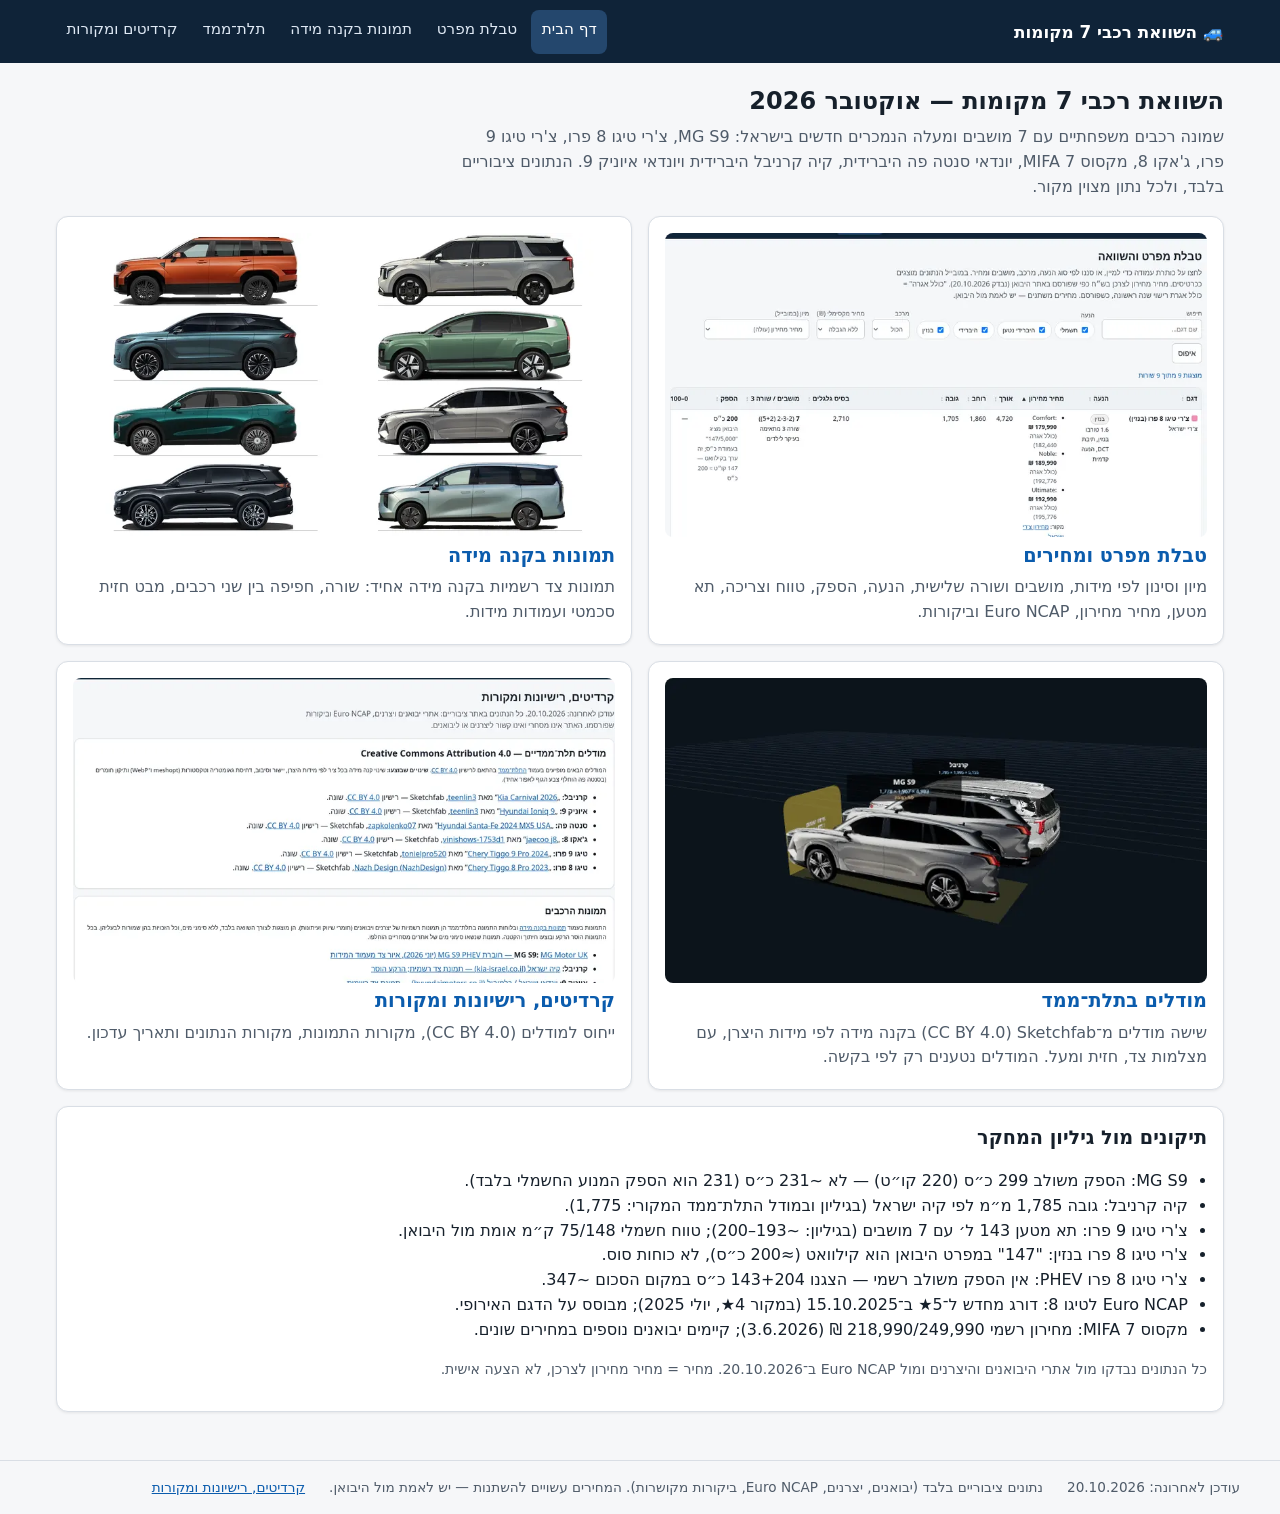
<file: index.html>
<!DOCTYPE html>
<html lang="he" dir="rtl">
<head>
<meta charset="utf-8">
<meta name="viewport" content="width=device-width,initial-scale=1">
<title>השוואת רכבי 7 מקומות בישראל — 2026</title>
<meta name="description" content="השוואה ציבורית של 8 רכבי 7+ מקומות הנמכרים בישראל: מפרט, מחירון, Euro NCAP, השוואת תמונות בקנה מידה ומודלים בתלת־ממד.">
<meta name="theme-color" content="#0f2338">
<link rel="icon" href="data:image/svg+xml,%3Csvg xmlns='http://www.w3.org/2000/svg' viewBox='0 0 100 100'%3E%3Ctext y='.9em' font-size='90'%3E🚙%3C/text%3E%3C/svg%3E">
<link rel="stylesheet" href="assets/style.css">
<link rel="expect" href="#site-footer" blocking="render">
</head>
<body>
<a class="skip" href="#main">דילוג לתוכן</a>
<header class="site-header"><div class="wrap">
<a class="brand" href="./">🚙 השוואת רכבי 7 מקומות</a>
<nav aria-label="ניווט ראשי"><ul class="nav"><li><a href="./" aria-current="page">דף הבית</a></li><li><a href="specs.html">טבלת מפרט</a></li><li><a href="photos.html">תמונות בקנה מידה</a></li><li><a href="viewer3d.html">תלת־ממד</a></li><li><a href="credits.html">קרדיטים ומקורות</a></li></ul></nav>
</div></header>
<main id="main" class="wrap" tabindex="-1">
<h1>השוואת רכבי 7 מקומות — אוקטובר 2026</h1>
<p class="lead">שמונה רכבים משפחתיים עם 7 מושבים ומעלה הנמכרים חדשים בישראל:
MG S9, צ'רי טיגו 8 פרו, צ'רי טיגו 9 פרו, ג'אקו 8, מקסוס MIFA 7, יונדאי סנטה פה היברידית, קיה קרניבל היברידית ויונדאי איוניק 9.
הנתונים ציבוריים בלבד, ולכל נתון מצוין מקור.</p>

<div class="grid cols-2">
  <a class="card tile" href="specs.html">
    <img src="img/preview-specs.webp" width="800" height="450" alt="תצוגה מקדימה של טבלת המפרט">
    <h2>טבלת מפרט ומחירים</h2>
    <p>מיון וסינון לפי מידות, מושבים ושורה שלישית, הנעה, הספק, טווח וצריכה, תא מטען, מחיר מחירון, Euro NCAP וביקורות.</p>
  </a>
  <a class="card tile" href="photos.html">
    <img src="img/preview-photos.webp" width="800" height="450" alt="שורת תמונות צד של שמונת הרכבים בקנה מידה אחיד">
    <h2>תמונות בקנה מידה</h2>
    <p>תמונות צד רשמיות בקנה מידה אחיד: שורה, חפיפה בין שני רכבים, מבט חזית סכמטי ועמודות מידות.</p>
  </a>
  <a class="card tile" href="viewer3d.html">
    <img src="img/preview-3d.webp" width="800" height="450" alt="מודלים תלת־ממדיים של הרכבים זה לצד זה">
    <h2>מודלים בתלת־ממד</h2>
    <p>שישה מודלים מ־Sketchfab ‏(CC BY 4.0) בקנה מידה לפי מידות היצרן, עם מצלמות צד, חזית ומעל. המודלים נטענים רק לפי בקשה.</p>
  </a>
  <a class="card tile" href="credits.html">
    <img src="img/preview-credits.webp" width="800" height="450" alt="רשימת קרדיטים ומקורות">
    <h2>קרדיטים, רישיונות ומקורות</h2>
    <p>ייחוס למודלים (CC BY 4.0), מקורות התמונות, מקורות הנתונים ותאריך עדכון.</p>
  </a>
</div>

<section class="card" style="margin-top:1rem" aria-labelledby="corr">
  <h2 id="corr" style="margin-top:0">תיקונים מול גיליון המחקר</h2>
  <ul class="plain" id="corrections"></ul>
  <p class="note">כל הנתונים נבדקו מול אתרי היבואנים והיצרנים ומול Euro NCAP ב־20.10.2026. מחיר = מחיר מחירון לצרכן, לא הצעה אישית.</p>
</section>
<script>/* assets/data.js */
/* נתוני השוואה — מקור: גיליון המחקר (נתונים ציבוריים בלבד) + אימות מול אתרי יבואן/יצרן, Euro NCAP. נבדק 20.10.2026 */
window.SITE = {
  updated: "20.10.2026",
  priceNote: "מחיר מחירון לצרכן בש״ח כפי שפורסם באתר היבואן (נבדק 20.10.2026). \"כולל אגרה\" = כולל אגרת רישוי שנה ראשונה, כשפורסם. מחירים משתנים — יש לאמת מול היבואן.",
  cars: [
  {
    id:"mgs9", name:"MG S9 PHEV", short:"MG S9", color:"#c9a227", type:"PHEV", body:"SUV",
    importer:"MG ישראל",
    L:4983, W:1967, H:1778, WB:2915, dimNote:"רוחב ללא מראות; גובה כולל מסילות גג",
    seats:7, layout:"2-3-2", row3:"שורה 3 מתאימה למבוגרים עד כ־1.80 מ׳ (Carwow); אין ISOFIX בשורה 3", row3Score:3,
    powertrain:"1.5 טורבו + מנוע חשמלי, היברידי נטען, הנעה קדמית",
    hp:299, hpNote:"299 כ״ס (220 קו״ט) משולב — מנוע בנזין 142 כ״ס + מנוע חשמלי 231 כ״ס. (בגיליון נרשם בטעות ~231 = הספק המנוע החשמלי בלבד)",
    zeroTo100:9.6,
    battery:24.7, evRange:100, consumption:null, energy:"טווח חשמלי 100 ק״מ WLTP · סוללה 24.7 קוט״ש LFP",
    dc:null, dcNote:"טעינת AC בלבד — אין טעינה מהירה DC",
    boot7:332, boot5:1026, bootMax:2093,
    trims:[{t:"Comfort",p:189888,pf:192674},{t:"Luxury",p:198888,pf:201674}],
    priceSrc:{label:"מחירון MG ישראל", url:"https://mg-israel.co.il/pricelist/mgs9/", date:"20.10.2026"},
    ncap:{stars:5, year:2025, aop:84, cop:85, vru:74, sa:77, url:"https://www.euroncap.com/assessments/mg/mgs9+phev/1203/"},
    reviewsIL:{text:"תמורה גבוהה למחיר, 7 מושבים אמיתיים ונסיעה שקטה; מתלים קשיחים ורעשי רוח. בדיקות טווח חשמלי בפועל: כ־75–92 ק״מ.",
      links:[["אוטו","https://www.auto.co.il/cars/mg/mgs9/"],["iCar מבחן דרכים","https://www.icar.co.il/test_drive/b1hlutvuzg/"],["וואלה! רכב","https://cars.walla.co.il/item/3826484/"]]},
    reviewsIntl:{text:"Carwow ומגזינים בריטיים: שקט ומרווח, שורה 3 שימושית למבוגרים; חסרון בולט — אין טעינת DC, ומנוע הבנזין רועש בהאצות כשהסוללה ריקה.",
      links:[["Carwow","https://www.carwow.co.uk/mg/s9"]]},
    issues:"אין DC; אין ISOFIX בשורה 3; דגם חדש — היסטוריית אמינות קצרה.",
    specSrc:[["חוברת MG S9 PHEV (MG UK, יוני 2026)","https://www.mg.co.uk/sites/default/files/2026-06/MGS9_Brochure_June_2026.pdf"],["MG ישראל","https://mg-israel.co.il/mgs9/"]]
  },
  {
    id:"tiggo8", name:"צ'רי טיגו 8 פרו (בנזין)", short:"טיגו 8 פרו", color:"#f08cb4", type:"ICE", body:"SUV",
    importer:"צ'רי ישראל",
    L:4720, W:1860, H:1705, WB:2710, dimNote:"",
    seats:7, layout:"2-3-2 (5+2)", row3:"שורה 3 מתאימה בעיקר לילדים", row3Score:1,
    powertrain:"1.6 טורבו בנזין, תיבת DCT, הנעה קדמית",
    hp:200, hpNote:"היבואן מציג \"147/5,000\" בעמודת כ״ס; זה ערך בקילוואט — 147 קו״ט ≈ 200 כ״ס",
    zeroTo100:null,
    battery:null, evRange:null, consumption:7.8, energy:"7.8 ל׳/100 ק״מ WLTP (≈12.8 ק״מ לליטר)",
    dc:null, dcNote:"—",
    boot7:193, boot5:1179, bootMax:null,
    trims:[{t:"Comfort",p:179990,pf:182440},{t:"Noble",p:189990,pf:192776},{t:"Ultimate",p:192990,pf:195776}],
    priceSrc:{label:"מחירון צ'רי ישראל", url:"https://cheryisrael.co.il/pricing/", date:"20.10.2026"},
    ncap:{stars:5, year:2025, aop:82, cop:85, vru:80, sa:78, url:"https://www.euroncap.com/assessments/chery/tiggo+8/1223ra/", note:"דירוג \"Chery Tiggo 8\" האירופי (נבדק על בסיס טיגו 7/8 אירופי; דורג 4★ ביולי 2025 ועודכן ל־5★ ב־15.10.2025). ייתכנו הבדלים מהגרסה הישראלית."},
    reviewsIL:{text:"מאובזר ובמחיר נמוך יחסית; שורה 3 (5+2) לילדים.", links:[["אוטו","https://www.auto.co.il/cars/chery/tiggo-8-pro/"]]},
    reviewsIntl:{text:"What Car (Tiggo 8): מחיר ואבזור אטרקטיביים; מתחרים נוחים ומהנים יותר לנהיגה.", links:[["What Car","https://www.whatcar.com/chery/tiggo-8/estate/review/n28158"]]},
    issues:"תלונות על הנדסת אנוש ומתגים; אין דיווח שיטתי על תקלות מנוע.",
    specSrc:[["מפרט טכני טיגו 8 פרו (צ'רי ישראל)","https://cheryisrael.co.il/TechSpecs/Chery-Tiggo8-Brochure.pdf"]]
  },
  {
    id:"tiggo8phev", model3d:"tiggo8", photo:"tiggo8", name:"צ'רי טיגו 8 פרו PHEV", short:"טיגו 8 פרו PHEV", color:"#e05a9a", type:"PHEV", body:"SUV",
    importer:"צ'רי ישראל",
    L:4725, W:1860, H:1705, WB:2710, dimNote:"",
    seats:7, layout:"2-3-2 (5+2)", row3:"שורה 3 לילדים", row3Score:1,
    powertrain:"1.5 טורבו + מנוע חשמלי (DHT), היברידי נטען, הנעה קדמית",
    hp:null, hpText:"143 + 204", hpNote:"מנוע בנזין 143 כ״ס + מנוע חשמלי 204 כ״ס; היבואן אינו מפרסם הספק משולב (הסכום ~347 בגיליון אינו נתון רשמי)",
    zeroTo100:9.0,
    battery:18.3, evRange:90, consumption:2.5, energy:"טווח חשמלי 90 ק״מ WLTP · 2.5 ל׳/100 ק״מ משוקלל · סוללה 18.3 קוט״ש",
    dc:40, dcNote:"AC 6.6 / DC 40 קו״ט",
    boot7:193, boot5:1179, bootMax:null,
    trims:[{t:"Comfort",p:189990,pf:192776},{t:"Noble",p:199990,pf:202776},{t:"Ultimate",p:204990,pf:207776}],
    priceSrc:{label:"מחירון צ'רי ישראל", url:"https://cheryisrael.co.il/pricing/", date:"20.10.2026"},
    ncap:{stars:5, year:2025, aop:82, cop:85, vru:80, sa:78, url:"https://www.euroncap.com/assessments/chery/tiggo+8/1223ra/", note:"דירוג \"Chery Tiggo 8\" האירופי (הרכב שנבדק: טיגו 7 PHEV). ייתכנו הבדלים מהגרסה הישראלית."},
    reviewsIL:{text:"וואלה! (14.3.2025): 8/10 — אבזור, ביצועים, צריכה ומחיר; חולשות: הנדסת אנוש, שורה 3 לילדים, התנהגות כביש. טווח חשמלי בפועל כ־65–70 ק״מ.",
      links:[["וואלה! רכב","https://cars.walla.co.il/item/3734016"],["iCar","https://www.icar.co.il/test_drive/rj86tf9eel/"],["פלאגמג","https://www.plugmag.co.il/chery-tiggo-8-pro-phev-2025-review/"]]},
    reviewsIntl:{text:"What Car (Tiggo 8): תמורה טובה כ־PHEV; מעשיות ונהיגה פחות טובות מהמתחרים האירופיים.", links:[["What Car","https://www.whatcar.com/chery/tiggo-8/estate/review/n28158"]]},
    issues:"PHEV חדש יחסית בישראל (2025) — היסטוריית בעלים מוגבלת.",
    specSrc:[["חוברת טיגו 8 פרו PHEV (צ'רי ישראל)","https://cheryisrael.co.il/models/tiggo8pro-phev/"]]
  },
  {
    id:"tiggo9", name:"צ'רי טיגו 9 פרו PHEV", short:"טיגו 9 פרו", color:"#2fb8ad", type:"PHEV", body:"SUV",
    importer:"צ'רי ישראל",
    L:4810, W:1925, H:1741, WB:2800, dimNote:"",
    seats:7, layout:"2-3-2", row3:"שורה 3 לילדים/מבוגרים קצרים (לפי ביקורות על התאום ג'אקו 8)", row3Score:2,
    powertrain:"1.5 טורבו + 2 מנועים חשמליים (FWD) / 3 מנועים (AWD), היברידי נטען",
    hp:306, hpText:"306 / ≈428", hpNote:"Luxury FWD: ‏306 כ״ס משולב (143+102+122). Noble AWD: מוסיף מנוע אחורי 238 כ״ס; הספק משולב לא פורסם ע״י היבואן — ≈428 כ״ס כמו התאום ג'אקו 8",
    zeroTo100:8.9, zeroNote:"FWD 8.9 / AWD 5.4",
    battery:18.3, evRange:75, consumption:0.5, energy:"FWD: 75 ק״מ חשמלי, 0.5 ל׳/100, ‏18.3 קוט״ש · AWD: ‏148 ק״מ, 1.7 ל׳/100, ‏34.46 קוט״ש (WLTP, נתוני היבואן)",
    dc:60.7, dcNote:"DC ‏60.7 (FWD) / 71 קו״ט (AWD)",
    boot7:143, boot5:819, bootMax:2065,
    trims:[{t:"Luxury FWD",p:217990,pf:220776},{t:"Noble AWD",p:244990,pf:248889}],
    priceSrc:{label:"מחירון צ'רי ישראל", url:"https://cheryisrael.co.il/pricing/", date:"20.10.2026"},
    ncap:{stars:null, note:"לא נבדק ב־Euro NCAP", url:"https://www.euroncap.com/en/ratings-rewards/latest-safety-ratings/"},
    reviewsIL:{text:"אין עדיין מבחן מקיף בישראל; אוטו בחן את התאום הטכני ג'אקו 8 (אותה מערכת הנעה ב־AWD).", links:[["אוטו — מבחן ג'אקו 8","https://www.auto.co.il/articles/test-drives/road-tests/jaecoo-8-test-drive/"]]},
    reviewsIntl:{text:"Autocar על ג'אקו 8 (פלטפורמה והנעה קרובות): PHEV שקט ומהיר; שורה 3 לילדים.", links:[["Autocar — Jaecoo 8","https://www.autocar.co.uk/car-review/jaecoo/8"]]},
    issues:"חדש בישראל; לפי אוטו, בתאום ג'אקו 8 תוקן בעדכון תוכנה באג של ריקון סוללה נמוך.",
    specSrc:[["חוברת טיגו 9 פרו PHEV (צ'רי ישראל)","https://cheryisrael.co.il/models/tiggo-9-phev/"],["oto.org.il (מצטט את היבואן)","https://www.oto.org.il/"]]
  },
  {
    id:"jaecoo8", name:"ג'אקו 8 PHEV", short:"ג'אקו 8", color:"#e07a3d", type:"PHEV", body:"SUV",
    importer:"כלמוביל",
    L:4820, W:1930, H:1710, WB:2820, dimNote:"בסיס גלגלים לפי מפרט אירופי",
    seats:7, layout:"2-3-2", row3:"שורה 3 לילדים", row3Score:1,
    powertrain:"1.5 טורבו + 3 מנועים חשמליים, היברידי נטען, הנעה כפולה",
    hp:428, hpNote:"428 כ״ס (315 קו״ט) משולב — לפי Jaecoo ספרד; החוברת הישראלית מפרטת מנוע 143 + מנועים 102/122/238",
    zeroTo100:5.8,
    battery:34.46, evRange:134, consumption:2.1, energy:"טווח חשמלי 134 ק״מ WLTP · 2.1 ל׳/100 · סוללה 34.46 קוט״ש",
    dc:70, dcNote:"DC 70 קו״ט",
    boot7:200, boot5:738, bootMax:2021,
    trims:[{t:"Luxury",p:229900,pf:232686},{t:"Limited",p:254900,pf:258799}],
    priceSrc:{label:"מחירון ג'אקו ישראל", url:"https://jaecoo.co.il/prices-list/", date:"20.10.2026"},
    ncap:{stars:null, note:"לא נבדק ב־Euro NCAP", url:"https://www.euroncap.com/en/ratings-rewards/latest-safety-ratings/"},
    reviewsIL:{text:"אוטו (2.12.2025): הרבה אבזור וכוח לשקל; טווח חשמלי במבחן כ־115 ק״מ (מול 134); שורה 3 לילדים; הנדסת אנוש מסורבלת; עדכון תוכנה תיקן זחילה בסוללה ריקה.",
      links:[["אוטו","https://www.auto.co.il/articles/test-drives/road-tests/jaecoo-8-test-drive/"],["וואלה! רכב","https://cars.walla.co.il/item/3812706"],["פלאגמג","https://www.plugmag.co.il/jaecoo-8-phev-in-israel/"]]},
    reviewsIntl:{text:"Autocar: שקט ומהיר, כיול מתלים רך; שורה 3 לילדים.", links:[["Autocar","https://www.autocar.co.uk/car-review/jaecoo/8"]]},
    issues:"הושק בסוף 2025 — מעט היסטוריה; באג ניהול סוללה תוקן בעדכון תוכנה (לפי אוטו).",
    specSrc:[["ג'אקו ישראל","https://jaecoo.co.il/models/jaecoo8/"],["Jaecoo ספרד — הספק משולב","https://www.omodajaecoo.es/"]]
  },
  {
    id:"mifa7", name:"מקסוס MIFA 7 (חשמלי)", short:"מיפא 7", color:"#7c5cbf", type:"EV", body:"MPV",
    importer:"מקסוס (UMI ויבואן נוסף)",
    L:4907, W:1885, H:1756, WB:2975, dimNote:"גובה 1,756 (Luxury) / 1,768 (Premium)",
    seats:7, layout:"2-2-3", row3:"מיניוואן — כניסה בדלתות הזזה; שורה 3 מרווחת יחסית", row3Score:3,
    powertrain:"מנוע חשמלי יחיד, הנעה קדמית",
    hp:245, hpNote:"245 כ״ס",
    zeroTo100:8.7,
    battery:77, evRange:410, consumption:null, energy:"Luxury: 77 קוט״ש, 410 ק״מ · Premium LR: 90 קוט״ש, 480 ק״מ (WLTP)",
    dc:130, dcNote:"AC 11 / DC 130 קו״ט",
    boot7:280, boot5:760, bootMax:null,
    trims:[{t:"Luxury 77kWh",p:218990,pf:221776},{t:"Premium Long Range 90kWh",p:249990,pf:253889}],
    priceSrc:{label:"מחירון MAXUS (בתוקף מ־3.6.2026)", url:"https://maxusofficial.co.il/", date:"3.6.2026", note:"יותר מיבואן אחד: באתר UMI מופיע \"החל מ־202,987\", ובאוטו מופיעים 212,900 (אוטו חן) ו־214,990 (UMI). מומלץ לבדוק מול כל יבואן."},
    ncap:{stars:5, year:2024, aop:92, cop:87, vru:81, sa:75, url:"https://www.euroncap.com/assessments/maxus/mifa-7/1060/"},
    reviewsIL:{text:"אוטו: מרווח, אבזור ובטיחות; טווח מעשי כ־360 ק״מ (כ־400 בנהיגה רגועה); טעינת DC בפועל כ־110 קו״ט.",
      links:[["אוטו","https://www.auto.co.il/articles/test-drives/road-tests/137870/"],["וואלה! רכב","https://cars.walla.co.il/item/3716166"],["אוטומג","https://www.automag.co.il/maxus-mifa-7-review-israel/"]]},
    reviewsIntl:{text:"דירוג Euro NCAP גבוה במיוחד בהגנת נוסעים (92%). ביקורות אירופיות עוסקות בעיקר באח הגדול MIFA 9.", links:[["Euro NCAP","https://www.euroncap.com/assessments/maxus/mifa-7/1060/"]]},
    issues:"מותג חדש יחסית בישראל — כדאי לבדוק שירות וחלפים.",
    specSrc:[["UMI מקסוס — מפרט MIFA 7","https://www.umimaxus.co.il/"]]
  },
  {
    id:"santafe", name:"יונדאי סנטה פה היברידית", short:"סנטה פה", color:"#2bb673", type:"HEV", body:"SUV",
    importer:"כלמוביל",
    L:4830, W:1900, H:1770, WB:2815, dimNote:"",
    seats:7, layout:"2-3-2", row3:"שורה 3 צפופה (Car and Driver)", row3Score:2,
    powertrain:"1.6 טורבו היברידי (לא נטען), תיבה אוטומטית 6 הילוכים, הנעה קדמית",
    hp:238, hpNote:"238 כ״ס משולב (חוברת היבואן)",
    zeroTo100:null,
    battery:null, evRange:null, consumption:6.7, energy:"6.7–6.8 ל׳/100 ק״מ",
    dc:null, dcNote:"—",
    boot7:null, boot5:628, bootMax:1949, bootNote:"נפח עם 7 מושבים לא פורסם ע״י היבואן",
    trims:[{t:"Luxury",p:319990,pf:323889},{t:"Ultimate",p:329990,pf:333889},{t:"Excellence",p:359990,pf:365489}],
    priceSrc:{label:"מחירון יונדאי ישראל", url:"https://www.hyundaimotors.co.il/prices", date:"20.10.2026"},
    ncap:{stars:4, year:2024, aop:84, cop:88, vru:70, sa:69, url:"https://www.euroncap.com/assessments/hyundai/santa+fe/1078/", note:"4★ בציוד סטנדרטי; 5★ עם חבילת בטיחות (VRU 77, SA 79)"},
    reviewsIL:{text:"מרווח, מערכת היברידית חזקה.", links:[["אוטו","https://www.auto.co.il/cars/hyundai/santa-fe/"]]},
    reviewsIntl:{text:"Car and Driver ‏(9/10): עיצוב ייחודי, צריכה טובה, אבזור נדיב; האצה איטית, כביש לא מלהיב, שורה 3 צפופה.", links:[["Car and Driver","https://www.caranddriver.com/hyundai/santa-fe-hybrid-2026"]]},
    issues:"דור חדש — היסטוריה קצרה.",
    specSrc:[["חוברת סנטה פה היברידית (יונדאי ישראל)","https://www.hyundaimotors.co.il/models/santa-fe-hybrid"]]
  },
  {
    id:"carnival", name:"קיה קרניבל היברידית", short:"קרניבל", color:"#e85d4c", type:"HEV", body:"MPV",
    importer:"טלקאר",
    L:5155, W:1995, H:1785, WB:3090, dimNote:"גובה 1,785 לפי היבואן (בגיליון: 1,775)",
    seats:8, layout:"2-3-3", row3:"מיניוואן גדול — שורה 3 למבוגרים; Car and Driver הכניס 14 מזוודות טרולי מאחורי שורה 3 (גרסת V6)", row3Score:3,
    powertrain:"1.6 טורבו היברידי (לא נטען), הנעה קדמית",
    hp:245, hpNote:"245 כ״ס משולב (קיה ישראל)",
    zeroTo100:null,
    battery:null, evRange:null, consumption:7.1, energy:"7.1 ל׳/100 ק״מ",
    dc:null, dcNote:"—",
    boot7:627, boot5:1665, bootMax:2827, bootNote:"נפח מאחורי שורה 3 (8 מושבים)",
    trims:[{t:"EX",p:339900,pf:343799},{t:"Premium",p:349900,pf:355399}],
    priceSrc:{label:"קיה ישראל", url:"https://kia-israel.co.il/", date:"20.10.2026", note:"גרסת בנזין 3.5 מתחילה ב־298,900 ₪"},
    ncap:{stars:null, note:"לא נבדק ב־Euro NCAP", url:"https://www.euroncap.com/en/ratings-rewards/latest-safety-ratings/"},
    reviewsIL:{text:"המיניוואן המרווח בקבוצה.", links:[["אוטו","https://www.auto.co.il/cars/kia/carnival/"]]},
    reviewsIntl:{text:"Car and Driver ‏(9/10, Editors' Choice): ההיברידית שומרת על המעשיות, הנוחות והעידון של גרסת הבנזין עם צריכה טובה יותר; חסרונות: אין הנעה כפולה, מושבי ה־VIP בשורה 2 אינם נשלפים.", links:[["Car and Driver","https://www.caranddriver.com/kia/carnival-2025"]]},
    issues:"דור היברידי חדש יחסית.",
    specSrc:[["מפרט קרניבל (קיה ישראל)","https://kia-israel.co.il/"]]
  },
  {
    id:"ioniq9", name:"יונדאי איוניק 9 (חשמלי)", short:"איוניק 9", color:"#3d9cf0", type:"EV", body:"SUV",
    importer:"כלמוביל",
    L:5060, W:1980, H:1790, WB:3130, dimNote:"",
    seats:7, layout:"2-3-2 (Excellence) / 2-2-2 (Calligraphy)", row3:"שורה 3 שמישה; Car and Driver: 6 מזוודות טרולי מאחורי שורה 3", row3Score:3,
    powertrain:"חשמלי — מנוע אחורי (RWD) או שני מנועים (AWD)",
    hp:214, hpText:"214 / 422", hpNote:"Excellence RWD ‏214 כ״ס · Calligraphy AWD ‏422 כ״ס",
    zeroTo100:null,
    battery:110.3, evRange:620, consumption:null, energy:"סוללה 110.3 קוט״ש · RWD עד 620 ק״מ / AWD עד 600 ק״מ (WLTP)",
    dc:350, dcNote:"DC עד 350 קו״ט · 10–80% ב־24 דק׳",
    boot7:338, boot5:908, bootMax:2419, bootNote:"תא מטען קדמי 88 (RWD) / 52 (AWD) ל׳",
    trims:[{t:"Excellence RWD (7 מושבים)",p:354990,pf:360490},{t:"Calligraphy AWD (6 מושבים)",p:409990,pf:415489}],
    priceSrc:{label:"מחירון יונדאי ישראל", url:"https://www.hyundaimotors.co.il/prices", date:"20.10.2026"},
    ncap:{stars:5, year:2025, aop:84, cop:87, vru:77, sa:83, url:"https://www.euroncap.com/assessments/hyundai/ioniq+9/1157/"},
    reviewsIL:{text:"טרם פורסם מבחן דרכים ישראלי מקיף (נכון ל־20.10.2026); דף הדגם באתר אוטו כולל מפרט ומחירון.", links:[["אוטו","https://www.auto.co.il/cars/hyundai/ioniq-9/"]]},
    reviewsIntl:{text:"Car and Driver ‏(9.5/10, Editors' Choice): תא נוסעים שקט מאוד, מרווח לאנשים ולמטען; חסרונות: חלק מהחומרים, פער מחיר גבוה מול פאליסייד.", links:[["Car and Driver","https://www.caranddriver.com/hyundai/ioniq-9-2026"]]},
    issues:"דגם חדש — אין עדיין היסטוריה בישראל.",
    specSrc:[["חוברת איוניק 9 (יונדאי ישראל)","https://www.hyundaimotors.co.il/models/ioniq9/"]]
  }
  ],
  corrections:[
    "MG S9: הספק משולב 299 כ״ס (220 קו״ט) — לא ~231 כ״ס (231 הוא הספק המנוע החשמלי בלבד).",
    "קיה קרניבל: גובה 1,785 מ״מ לפי קיה ישראל (בגיליון ובמודל התלת־ממד המקורי: 1,775).",
    "צ'רי טיגו 9 פרו: תא מטען 143 ל׳ עם 7 מושבים (בגיליון: ~193–200); טווח חשמלי 75/148 ק״מ אומת מול היבואן.",
    "צ'רי טיגו 8 פרו בנזין: \"147\" במפרט היבואן הוא קילוואט (≈200 כ״ס), לא כוחות סוס.",
    "צ'רי טיגו 8 פרו PHEV: אין הספק משולב רשמי — הצגנו 143+204 כ״ס במקום הסכום ~347.",
    "Euro NCAP לטיגו 8: דורג מחדש ל־5★ ב־15.10.2025 (במקור 4★, יולי 2025); מבוסס על הדגם האירופי.",
    "מקסוס MIFA 7: מחירון רשמי 218,990/249,990 ₪ (3.6.2026); קיימים יבואנים נוספים במחירים שונים."
  ]
};
</script>
<script>document.getElementById('corrections').innerHTML=SITE.corrections.map(function(c){return '<li>'+c+'</li>'}).join('');</script>
</main>
<footer class="site-footer" id="site-footer"><div class="wrap">
<span>עודכן לאחרונה: <time datetime="2026-10-20">20.10.2026</time></span>
<span>נתונים ציבוריים בלבד (יבואנים, יצרנים, Euro NCAP, ביקורות מקושרות). המחירים עשויים להשתנות — יש לאמת מול היבואן.</span>
<span><a href="credits.html">קרדיטים, רישיונות ומקורות</a></span>
</div></footer>
</body>
</html>
</file>
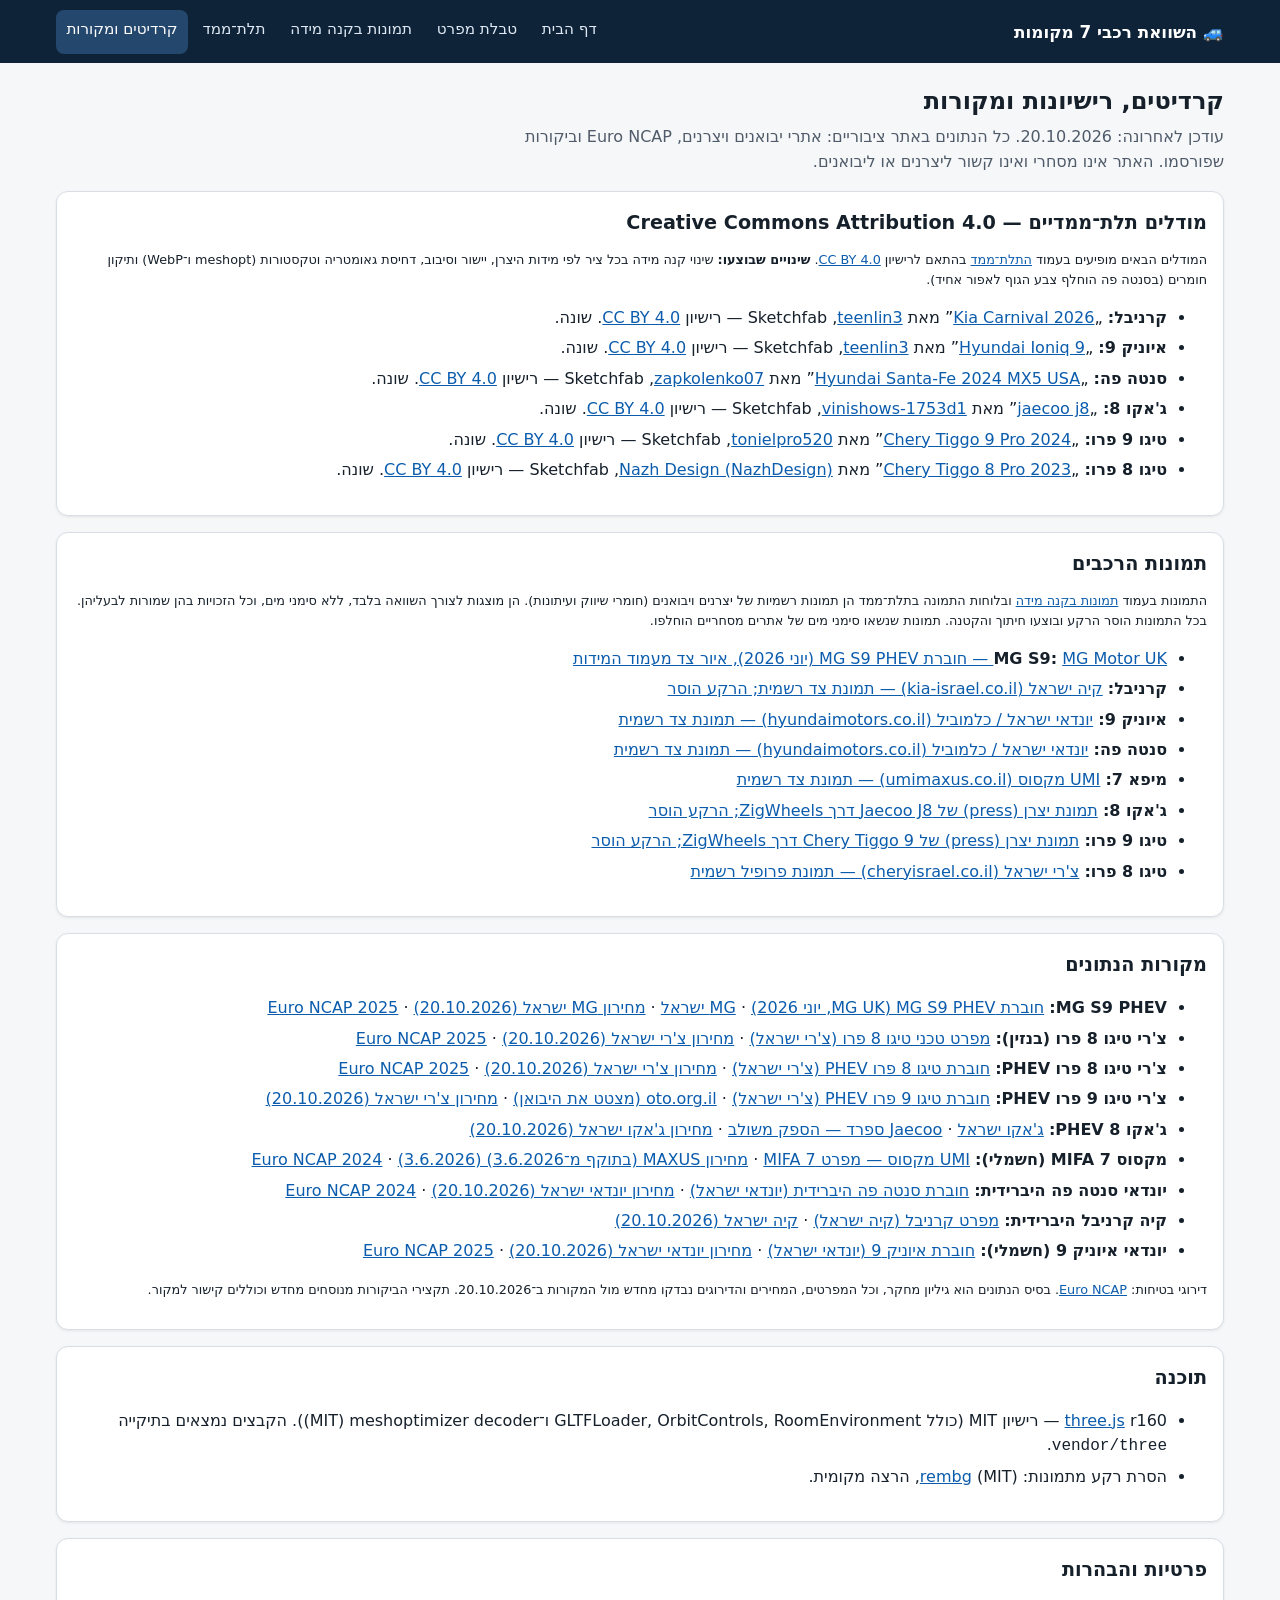
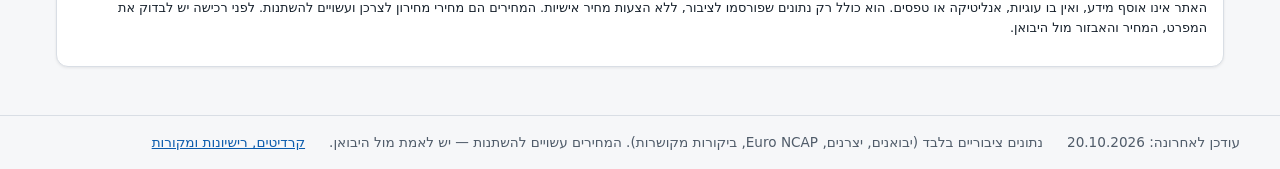
<file: credits.html>
<!DOCTYPE html>
<html lang="he" dir="rtl">
<head>
<meta charset="utf-8">
<meta name="viewport" content="width=device-width,initial-scale=1">
<title>קרדיטים, רישיונות ומקורות</title>
<meta name="description" content="קרדיטים למודלים (CC BY 4.0), מקורות תמונות, מקורות נתונים ותאריך עדכון.">
<meta name="theme-color" content="#0f2338">
<link rel="icon" href="data:image/svg+xml,%3Csvg xmlns='http://www.w3.org/2000/svg' viewBox='0 0 100 100'%3E%3Ctext y='.9em' font-size='90'%3E🚙%3C/text%3E%3C/svg%3E">
<link rel="stylesheet" href="assets/style.css">
<link rel="expect" href="#site-footer" blocking="render">
<script>/* assets/data.js */
/* נתוני השוואה — מקור: גיליון המחקר (נתונים ציבוריים בלבד) + אימות מול אתרי יבואן/יצרן, Euro NCAP. נבדק 20.10.2026 */
window.SITE = {
  updated: "20.10.2026",
  priceNote: "מחיר מחירון לצרכן בש״ח כפי שפורסם באתר היבואן (נבדק 20.10.2026). \"כולל אגרה\" = כולל אגרת רישוי שנה ראשונה, כשפורסם. מחירים משתנים — יש לאמת מול היבואן.",
  cars: [
  {
    id:"mgs9", name:"MG S9 PHEV", short:"MG S9", color:"#c9a227", type:"PHEV", body:"SUV",
    importer:"MG ישראל",
    L:4983, W:1967, H:1778, WB:2915, dimNote:"רוחב ללא מראות; גובה כולל מסילות גג",
    seats:7, layout:"2-3-2", row3:"שורה 3 מתאימה למבוגרים עד כ־1.80 מ׳ (Carwow); אין ISOFIX בשורה 3", row3Score:3,
    powertrain:"1.5 טורבו + מנוע חשמלי, היברידי נטען, הנעה קדמית",
    hp:299, hpNote:"299 כ״ס (220 קו״ט) משולב — מנוע בנזין 142 כ״ס + מנוע חשמלי 231 כ״ס. (בגיליון נרשם בטעות ~231 = הספק המנוע החשמלי בלבד)",
    zeroTo100:9.6,
    battery:24.7, evRange:100, consumption:null, energy:"טווח חשמלי 100 ק״מ WLTP · סוללה 24.7 קוט״ש LFP",
    dc:null, dcNote:"טעינת AC בלבד — אין טעינה מהירה DC",
    boot7:332, boot5:1026, bootMax:2093,
    trims:[{t:"Comfort",p:189888,pf:192674},{t:"Luxury",p:198888,pf:201674}],
    priceSrc:{label:"מחירון MG ישראל", url:"https://mg-israel.co.il/pricelist/mgs9/", date:"20.10.2026"},
    ncap:{stars:5, year:2025, aop:84, cop:85, vru:74, sa:77, url:"https://www.euroncap.com/assessments/mg/mgs9+phev/1203/"},
    reviewsIL:{text:"תמורה גבוהה למחיר, 7 מושבים אמיתיים ונסיעה שקטה; מתלים קשיחים ורעשי רוח. בדיקות טווח חשמלי בפועל: כ־75–92 ק״מ.",
      links:[["אוטו","https://www.auto.co.il/cars/mg/mgs9/"],["iCar מבחן דרכים","https://www.icar.co.il/test_drive/b1hlutvuzg/"],["וואלה! רכב","https://cars.walla.co.il/item/3826484/"]]},
    reviewsIntl:{text:"Carwow ומגזינים בריטיים: שקט ומרווח, שורה 3 שימושית למבוגרים; חסרון בולט — אין טעינת DC, ומנוע הבנזין רועש בהאצות כשהסוללה ריקה.",
      links:[["Carwow","https://www.carwow.co.uk/mg/s9"]]},
    issues:"אין DC; אין ISOFIX בשורה 3; דגם חדש — היסטוריית אמינות קצרה.",
    specSrc:[["חוברת MG S9 PHEV (MG UK, יוני 2026)","https://www.mg.co.uk/sites/default/files/2026-06/MGS9_Brochure_June_2026.pdf"],["MG ישראל","https://mg-israel.co.il/mgs9/"]]
  },
  {
    id:"tiggo8", name:"צ'רי טיגו 8 פרו (בנזין)", short:"טיגו 8 פרו", color:"#f08cb4", type:"ICE", body:"SUV",
    importer:"צ'רי ישראל",
    L:4720, W:1860, H:1705, WB:2710, dimNote:"",
    seats:7, layout:"2-3-2 (5+2)", row3:"שורה 3 מתאימה בעיקר לילדים", row3Score:1,
    powertrain:"1.6 טורבו בנזין, תיבת DCT, הנעה קדמית",
    hp:200, hpNote:"היבואן מציג \"147/5,000\" בעמודת כ״ס; זה ערך בקילוואט — 147 קו״ט ≈ 200 כ״ס",
    zeroTo100:null,
    battery:null, evRange:null, consumption:7.8, energy:"7.8 ל׳/100 ק״מ WLTP (≈12.8 ק״מ לליטר)",
    dc:null, dcNote:"—",
    boot7:193, boot5:1179, bootMax:null,
    trims:[{t:"Comfort",p:179990,pf:182440},{t:"Noble",p:189990,pf:192776},{t:"Ultimate",p:192990,pf:195776}],
    priceSrc:{label:"מחירון צ'רי ישראל", url:"https://cheryisrael.co.il/pricing/", date:"20.10.2026"},
    ncap:{stars:5, year:2025, aop:82, cop:85, vru:80, sa:78, url:"https://www.euroncap.com/assessments/chery/tiggo+8/1223ra/", note:"דירוג \"Chery Tiggo 8\" האירופי (נבדק על בסיס טיגו 7/8 אירופי; דורג 4★ ביולי 2025 ועודכן ל־5★ ב־15.10.2025). ייתכנו הבדלים מהגרסה הישראלית."},
    reviewsIL:{text:"מאובזר ובמחיר נמוך יחסית; שורה 3 (5+2) לילדים.", links:[["אוטו","https://www.auto.co.il/cars/chery/tiggo-8-pro/"]]},
    reviewsIntl:{text:"What Car (Tiggo 8): מחיר ואבזור אטרקטיביים; מתחרים נוחים ומהנים יותר לנהיגה.", links:[["What Car","https://www.whatcar.com/chery/tiggo-8/estate/review/n28158"]]},
    issues:"תלונות על הנדסת אנוש ומתגים; אין דיווח שיטתי על תקלות מנוע.",
    specSrc:[["מפרט טכני טיגו 8 פרו (צ'רי ישראל)","https://cheryisrael.co.il/TechSpecs/Chery-Tiggo8-Brochure.pdf"]]
  },
  {
    id:"tiggo8phev", model3d:"tiggo8", photo:"tiggo8", name:"צ'רי טיגו 8 פרו PHEV", short:"טיגו 8 פרו PHEV", color:"#e05a9a", type:"PHEV", body:"SUV",
    importer:"צ'רי ישראל",
    L:4725, W:1860, H:1705, WB:2710, dimNote:"",
    seats:7, layout:"2-3-2 (5+2)", row3:"שורה 3 לילדים", row3Score:1,
    powertrain:"1.5 טורבו + מנוע חשמלי (DHT), היברידי נטען, הנעה קדמית",
    hp:null, hpText:"143 + 204", hpNote:"מנוע בנזין 143 כ״ס + מנוע חשמלי 204 כ״ס; היבואן אינו מפרסם הספק משולב (הסכום ~347 בגיליון אינו נתון רשמי)",
    zeroTo100:9.0,
    battery:18.3, evRange:90, consumption:2.5, energy:"טווח חשמלי 90 ק״מ WLTP · 2.5 ל׳/100 ק״מ משוקלל · סוללה 18.3 קוט״ש",
    dc:40, dcNote:"AC 6.6 / DC 40 קו״ט",
    boot7:193, boot5:1179, bootMax:null,
    trims:[{t:"Comfort",p:189990,pf:192776},{t:"Noble",p:199990,pf:202776},{t:"Ultimate",p:204990,pf:207776}],
    priceSrc:{label:"מחירון צ'רי ישראל", url:"https://cheryisrael.co.il/pricing/", date:"20.10.2026"},
    ncap:{stars:5, year:2025, aop:82, cop:85, vru:80, sa:78, url:"https://www.euroncap.com/assessments/chery/tiggo+8/1223ra/", note:"דירוג \"Chery Tiggo 8\" האירופי (הרכב שנבדק: טיגו 7 PHEV). ייתכנו הבדלים מהגרסה הישראלית."},
    reviewsIL:{text:"וואלה! (14.3.2025): 8/10 — אבזור, ביצועים, צריכה ומחיר; חולשות: הנדסת אנוש, שורה 3 לילדים, התנהגות כביש. טווח חשמלי בפועל כ־65–70 ק״מ.",
      links:[["וואלה! רכב","https://cars.walla.co.il/item/3734016"],["iCar","https://www.icar.co.il/test_drive/rj86tf9eel/"],["פלאגמג","https://www.plugmag.co.il/chery-tiggo-8-pro-phev-2025-review/"]]},
    reviewsIntl:{text:"What Car (Tiggo 8): תמורה טובה כ־PHEV; מעשיות ונהיגה פחות טובות מהמתחרים האירופיים.", links:[["What Car","https://www.whatcar.com/chery/tiggo-8/estate/review/n28158"]]},
    issues:"PHEV חדש יחסית בישראל (2025) — היסטוריית בעלים מוגבלת.",
    specSrc:[["חוברת טיגו 8 פרו PHEV (צ'רי ישראל)","https://cheryisrael.co.il/models/tiggo8pro-phev/"]]
  },
  {
    id:"tiggo9", name:"צ'רי טיגו 9 פרו PHEV", short:"טיגו 9 פרו", color:"#2fb8ad", type:"PHEV", body:"SUV",
    importer:"צ'רי ישראל",
    L:4810, W:1925, H:1741, WB:2800, dimNote:"",
    seats:7, layout:"2-3-2", row3:"שורה 3 לילדים/מבוגרים קצרים (לפי ביקורות על התאום ג'אקו 8)", row3Score:2,
    powertrain:"1.5 טורבו + 2 מנועים חשמליים (FWD) / 3 מנועים (AWD), היברידי נטען",
    hp:306, hpText:"306 / ≈428", hpNote:"Luxury FWD: ‏306 כ״ס משולב (143+102+122). Noble AWD: מוסיף מנוע אחורי 238 כ״ס; הספק משולב לא פורסם ע״י היבואן — ≈428 כ״ס כמו התאום ג'אקו 8",
    zeroTo100:8.9, zeroNote:"FWD 8.9 / AWD 5.4",
    battery:18.3, evRange:75, consumption:0.5, energy:"FWD: 75 ק״מ חשמלי, 0.5 ל׳/100, ‏18.3 קוט״ש · AWD: ‏148 ק״מ, 1.7 ל׳/100, ‏34.46 קוט״ש (WLTP, נתוני היבואן)",
    dc:60.7, dcNote:"DC ‏60.7 (FWD) / 71 קו״ט (AWD)",
    boot7:143, boot5:819, bootMax:2065,
    trims:[{t:"Luxury FWD",p:217990,pf:220776},{t:"Noble AWD",p:244990,pf:248889}],
    priceSrc:{label:"מחירון צ'רי ישראל", url:"https://cheryisrael.co.il/pricing/", date:"20.10.2026"},
    ncap:{stars:null, note:"לא נבדק ב־Euro NCAP", url:"https://www.euroncap.com/en/ratings-rewards/latest-safety-ratings/"},
    reviewsIL:{text:"אין עדיין מבחן מקיף בישראל; אוטו בחן את התאום הטכני ג'אקו 8 (אותה מערכת הנעה ב־AWD).", links:[["אוטו — מבחן ג'אקו 8","https://www.auto.co.il/articles/test-drives/road-tests/jaecoo-8-test-drive/"]]},
    reviewsIntl:{text:"Autocar על ג'אקו 8 (פלטפורמה והנעה קרובות): PHEV שקט ומהיר; שורה 3 לילדים.", links:[["Autocar — Jaecoo 8","https://www.autocar.co.uk/car-review/jaecoo/8"]]},
    issues:"חדש בישראל; לפי אוטו, בתאום ג'אקו 8 תוקן בעדכון תוכנה באג של ריקון סוללה נמוך.",
    specSrc:[["חוברת טיגו 9 פרו PHEV (צ'רי ישראל)","https://cheryisrael.co.il/models/tiggo-9-phev/"],["oto.org.il (מצטט את היבואן)","https://www.oto.org.il/"]]
  },
  {
    id:"jaecoo8", name:"ג'אקו 8 PHEV", short:"ג'אקו 8", color:"#e07a3d", type:"PHEV", body:"SUV",
    importer:"כלמוביל",
    L:4820, W:1930, H:1710, WB:2820, dimNote:"בסיס גלגלים לפי מפרט אירופי",
    seats:7, layout:"2-3-2", row3:"שורה 3 לילדים", row3Score:1,
    powertrain:"1.5 טורבו + 3 מנועים חשמליים, היברידי נטען, הנעה כפולה",
    hp:428, hpNote:"428 כ״ס (315 קו״ט) משולב — לפי Jaecoo ספרד; החוברת הישראלית מפרטת מנוע 143 + מנועים 102/122/238",
    zeroTo100:5.8,
    battery:34.46, evRange:134, consumption:2.1, energy:"טווח חשמלי 134 ק״מ WLTP · 2.1 ל׳/100 · סוללה 34.46 קוט״ש",
    dc:70, dcNote:"DC 70 קו״ט",
    boot7:200, boot5:738, bootMax:2021,
    trims:[{t:"Luxury",p:229900,pf:232686},{t:"Limited",p:254900,pf:258799}],
    priceSrc:{label:"מחירון ג'אקו ישראל", url:"https://jaecoo.co.il/prices-list/", date:"20.10.2026"},
    ncap:{stars:null, note:"לא נבדק ב־Euro NCAP", url:"https://www.euroncap.com/en/ratings-rewards/latest-safety-ratings/"},
    reviewsIL:{text:"אוטו (2.12.2025): הרבה אבזור וכוח לשקל; טווח חשמלי במבחן כ־115 ק״מ (מול 134); שורה 3 לילדים; הנדסת אנוש מסורבלת; עדכון תוכנה תיקן זחילה בסוללה ריקה.",
      links:[["אוטו","https://www.auto.co.il/articles/test-drives/road-tests/jaecoo-8-test-drive/"],["וואלה! רכב","https://cars.walla.co.il/item/3812706"],["פלאגמג","https://www.plugmag.co.il/jaecoo-8-phev-in-israel/"]]},
    reviewsIntl:{text:"Autocar: שקט ומהיר, כיול מתלים רך; שורה 3 לילדים.", links:[["Autocar","https://www.autocar.co.uk/car-review/jaecoo/8"]]},
    issues:"הושק בסוף 2025 — מעט היסטוריה; באג ניהול סוללה תוקן בעדכון תוכנה (לפי אוטו).",
    specSrc:[["ג'אקו ישראל","https://jaecoo.co.il/models/jaecoo8/"],["Jaecoo ספרד — הספק משולב","https://www.omodajaecoo.es/"]]
  },
  {
    id:"mifa7", name:"מקסוס MIFA 7 (חשמלי)", short:"מיפא 7", color:"#7c5cbf", type:"EV", body:"MPV",
    importer:"מקסוס (UMI ויבואן נוסף)",
    L:4907, W:1885, H:1756, WB:2975, dimNote:"גובה 1,756 (Luxury) / 1,768 (Premium)",
    seats:7, layout:"2-2-3", row3:"מיניוואן — כניסה בדלתות הזזה; שורה 3 מרווחת יחסית", row3Score:3,
    powertrain:"מנוע חשמלי יחיד, הנעה קדמית",
    hp:245, hpNote:"245 כ״ס",
    zeroTo100:8.7,
    battery:77, evRange:410, consumption:null, energy:"Luxury: 77 קוט״ש, 410 ק״מ · Premium LR: 90 קוט״ש, 480 ק״מ (WLTP)",
    dc:130, dcNote:"AC 11 / DC 130 קו״ט",
    boot7:280, boot5:760, bootMax:null,
    trims:[{t:"Luxury 77kWh",p:218990,pf:221776},{t:"Premium Long Range 90kWh",p:249990,pf:253889}],
    priceSrc:{label:"מחירון MAXUS (בתוקף מ־3.6.2026)", url:"https://maxusofficial.co.il/", date:"3.6.2026", note:"יותר מיבואן אחד: באתר UMI מופיע \"החל מ־202,987\", ובאוטו מופיעים 212,900 (אוטו חן) ו־214,990 (UMI). מומלץ לבדוק מול כל יבואן."},
    ncap:{stars:5, year:2024, aop:92, cop:87, vru:81, sa:75, url:"https://www.euroncap.com/assessments/maxus/mifa-7/1060/"},
    reviewsIL:{text:"אוטו: מרווח, אבזור ובטיחות; טווח מעשי כ־360 ק״מ (כ־400 בנהיגה רגועה); טעינת DC בפועל כ־110 קו״ט.",
      links:[["אוטו","https://www.auto.co.il/articles/test-drives/road-tests/137870/"],["וואלה! רכב","https://cars.walla.co.il/item/3716166"],["אוטומג","https://www.automag.co.il/maxus-mifa-7-review-israel/"]]},
    reviewsIntl:{text:"דירוג Euro NCAP גבוה במיוחד בהגנת נוסעים (92%). ביקורות אירופיות עוסקות בעיקר באח הגדול MIFA 9.", links:[["Euro NCAP","https://www.euroncap.com/assessments/maxus/mifa-7/1060/"]]},
    issues:"מותג חדש יחסית בישראל — כדאי לבדוק שירות וחלפים.",
    specSrc:[["UMI מקסוס — מפרט MIFA 7","https://www.umimaxus.co.il/"]]
  },
  {
    id:"santafe", name:"יונדאי סנטה פה היברידית", short:"סנטה פה", color:"#2bb673", type:"HEV", body:"SUV",
    importer:"כלמוביל",
    L:4830, W:1900, H:1770, WB:2815, dimNote:"",
    seats:7, layout:"2-3-2", row3:"שורה 3 צפופה (Car and Driver)", row3Score:2,
    powertrain:"1.6 טורבו היברידי (לא נטען), תיבה אוטומטית 6 הילוכים, הנעה קדמית",
    hp:238, hpNote:"238 כ״ס משולב (חוברת היבואן)",
    zeroTo100:null,
    battery:null, evRange:null, consumption:6.7, energy:"6.7–6.8 ל׳/100 ק״מ",
    dc:null, dcNote:"—",
    boot7:null, boot5:628, bootMax:1949, bootNote:"נפח עם 7 מושבים לא פורסם ע״י היבואן",
    trims:[{t:"Luxury",p:319990,pf:323889},{t:"Ultimate",p:329990,pf:333889},{t:"Excellence",p:359990,pf:365489}],
    priceSrc:{label:"מחירון יונדאי ישראל", url:"https://www.hyundaimotors.co.il/prices", date:"20.10.2026"},
    ncap:{stars:4, year:2024, aop:84, cop:88, vru:70, sa:69, url:"https://www.euroncap.com/assessments/hyundai/santa+fe/1078/", note:"4★ בציוד סטנדרטי; 5★ עם חבילת בטיחות (VRU 77, SA 79)"},
    reviewsIL:{text:"מרווח, מערכת היברידית חזקה.", links:[["אוטו","https://www.auto.co.il/cars/hyundai/santa-fe/"]]},
    reviewsIntl:{text:"Car and Driver ‏(9/10): עיצוב ייחודי, צריכה טובה, אבזור נדיב; האצה איטית, כביש לא מלהיב, שורה 3 צפופה.", links:[["Car and Driver","https://www.caranddriver.com/hyundai/santa-fe-hybrid-2026"]]},
    issues:"דור חדש — היסטוריה קצרה.",
    specSrc:[["חוברת סנטה פה היברידית (יונדאי ישראל)","https://www.hyundaimotors.co.il/models/santa-fe-hybrid"]]
  },
  {
    id:"carnival", name:"קיה קרניבל היברידית", short:"קרניבל", color:"#e85d4c", type:"HEV", body:"MPV",
    importer:"טלקאר",
    L:5155, W:1995, H:1785, WB:3090, dimNote:"גובה 1,785 לפי היבואן (בגיליון: 1,775)",
    seats:8, layout:"2-3-3", row3:"מיניוואן גדול — שורה 3 למבוגרים; Car and Driver הכניס 14 מזוודות טרולי מאחורי שורה 3 (גרסת V6)", row3Score:3,
    powertrain:"1.6 טורבו היברידי (לא נטען), הנעה קדמית",
    hp:245, hpNote:"245 כ״ס משולב (קיה ישראל)",
    zeroTo100:null,
    battery:null, evRange:null, consumption:7.1, energy:"7.1 ל׳/100 ק״מ",
    dc:null, dcNote:"—",
    boot7:627, boot5:1665, bootMax:2827, bootNote:"נפח מאחורי שורה 3 (8 מושבים)",
    trims:[{t:"EX",p:339900,pf:343799},{t:"Premium",p:349900,pf:355399}],
    priceSrc:{label:"קיה ישראל", url:"https://kia-israel.co.il/", date:"20.10.2026", note:"גרסת בנזין 3.5 מתחילה ב־298,900 ₪"},
    ncap:{stars:null, note:"לא נבדק ב־Euro NCAP", url:"https://www.euroncap.com/en/ratings-rewards/latest-safety-ratings/"},
    reviewsIL:{text:"המיניוואן המרווח בקבוצה.", links:[["אוטו","https://www.auto.co.il/cars/kia/carnival/"]]},
    reviewsIntl:{text:"Car and Driver ‏(9/10, Editors' Choice): ההיברידית שומרת על המעשיות, הנוחות והעידון של גרסת הבנזין עם צריכה טובה יותר; חסרונות: אין הנעה כפולה, מושבי ה־VIP בשורה 2 אינם נשלפים.", links:[["Car and Driver","https://www.caranddriver.com/kia/carnival-2025"]]},
    issues:"דור היברידי חדש יחסית.",
    specSrc:[["מפרט קרניבל (קיה ישראל)","https://kia-israel.co.il/"]]
  },
  {
    id:"ioniq9", name:"יונדאי איוניק 9 (חשמלי)", short:"איוניק 9", color:"#3d9cf0", type:"EV", body:"SUV",
    importer:"כלמוביל",
    L:5060, W:1980, H:1790, WB:3130, dimNote:"",
    seats:7, layout:"2-3-2 (Excellence) / 2-2-2 (Calligraphy)", row3:"שורה 3 שמישה; Car and Driver: 6 מזוודות טרולי מאחורי שורה 3", row3Score:3,
    powertrain:"חשמלי — מנוע אחורי (RWD) או שני מנועים (AWD)",
    hp:214, hpText:"214 / 422", hpNote:"Excellence RWD ‏214 כ״ס · Calligraphy AWD ‏422 כ״ס",
    zeroTo100:null,
    battery:110.3, evRange:620, consumption:null, energy:"סוללה 110.3 קוט״ש · RWD עד 620 ק״מ / AWD עד 600 ק״מ (WLTP)",
    dc:350, dcNote:"DC עד 350 קו״ט · 10–80% ב־24 דק׳",
    boot7:338, boot5:908, bootMax:2419, bootNote:"תא מטען קדמי 88 (RWD) / 52 (AWD) ל׳",
    trims:[{t:"Excellence RWD (7 מושבים)",p:354990,pf:360490},{t:"Calligraphy AWD (6 מושבים)",p:409990,pf:415489}],
    priceSrc:{label:"מחירון יונדאי ישראל", url:"https://www.hyundaimotors.co.il/prices", date:"20.10.2026"},
    ncap:{stars:5, year:2025, aop:84, cop:87, vru:77, sa:83, url:"https://www.euroncap.com/assessments/hyundai/ioniq+9/1157/"},
    reviewsIL:{text:"טרם פורסם מבחן דרכים ישראלי מקיף (נכון ל־20.10.2026); דף הדגם באתר אוטו כולל מפרט ומחירון.", links:[["אוטו","https://www.auto.co.il/cars/hyundai/ioniq-9/"]]},
    reviewsIntl:{text:"Car and Driver ‏(9.5/10, Editors' Choice): תא נוסעים שקט מאוד, מרווח לאנשים ולמטען; חסרונות: חלק מהחומרים, פער מחיר גבוה מול פאליסייד.", links:[["Car and Driver","https://www.caranddriver.com/hyundai/ioniq-9-2026"]]},
    issues:"דגם חדש — אין עדיין היסטוריה בישראל.",
    specSrc:[["חוברת איוניק 9 (יונדאי ישראל)","https://www.hyundaimotors.co.il/models/ioniq9/"]]
  }
  ],
  corrections:[
    "MG S9: הספק משולב 299 כ״ס (220 קו״ט) — לא ~231 כ״ס (231 הוא הספק המנוע החשמלי בלבד).",
    "קיה קרניבל: גובה 1,785 מ״מ לפי קיה ישראל (בגיליון ובמודל התלת־ממד המקורי: 1,775).",
    "צ'רי טיגו 9 פרו: תא מטען 143 ל׳ עם 7 מושבים (בגיליון: ~193–200); טווח חשמלי 75/148 ק״מ אומת מול היבואן.",
    "צ'רי טיגו 8 פרו בנזין: \"147\" במפרט היבואן הוא קילוואט (≈200 כ״ס), לא כוחות סוס.",
    "צ'רי טיגו 8 פרו PHEV: אין הספק משולב רשמי — הצגנו 143+204 כ״ס במקום הסכום ~347.",
    "Euro NCAP לטיגו 8: דורג מחדש ל־5★ ב־15.10.2025 (במקור 4★, יולי 2025); מבוסס על הדגם האירופי.",
    "מקסוס MIFA 7: מחירון רשמי 218,990/249,990 ₪ (3.6.2026); קיימים יבואנים נוספים במחירים שונים."
  ]
};
</script>
<script>/* assets/media.js */
/* מקורות תמונות ומודלים */
window.MEDIA={
 "photos": {
  "mgs9": {
   "src": "MG Motor UK — חוברת MG S9 PHEV (יוני 2026), איור צד מעמוד המידות",
   "url": "https://www.mg.co.uk/sites/default/files/2026-06/MGS9_Brochure_June_2026.pdf",
   "kind": "official",
   "w": 1000,
   "h": 364,
   "hDiscPct": 2.0
  },
  "carnival": {
   "src": "קיה ישראל (kia-israel.co.il) — תמונת צד רשמית; הרקע הוסר",
   "url": "https://kia-israel.co.il/wp-content/uploads/2016/10/KA4-PE_side_1920X1080.jpg",
   "kind": "official",
   "w": 910,
   "h": 328,
   "hDiscPct": 4.1
  },
  "ioniq9": {
   "src": "יונדאי ישראל / כלמוביל (hyundaimotors.co.il) — תמונת צד רשמית",
   "url": "https://www.hyundaimotors.co.il/models/ioniq9/",
   "kind": "official",
   "w": 532,
   "h": 193,
   "hDiscPct": 2.6
  },
  "santafe": {
   "src": "יונדאי ישראל / כלמוביל (hyundaimotors.co.il) — תמונת צד רשמית",
   "url": "https://www.hyundaimotors.co.il/models/santa-fe-hybrid",
   "kind": "official",
   "w": 517,
   "h": 193,
   "hDiscPct": 1.9
  },
  "mifa7": {
   "src": "UMI מקסוס (umimaxus.co.il) — תמונת צד רשמית",
   "url": "https://www.umimaxus.co.il/",
   "kind": "official",
   "w": 679,
   "h": 250,
   "hDiscPct": 2.9
  },
  "jaecoo8": {
   "src": "תמונת יצרן (press) של Jaecoo J8 דרך ZigWheels; הרקע הוסר",
   "url": "https://www.zigwheels.com/",
   "kind": "press",
   "w": 730,
   "h": 271,
   "hDiscPct": 4.6
  },
  "tiggo9": {
   "src": "תמונת יצרן (press) של Chery Tiggo 9 דרך ZigWheels; הרקע הוסר",
   "url": "https://www.zigwheels.com/",
   "kind": "press",
   "w": 583,
   "h": 220,
   "hDiscPct": 4.3
  },
  "tiggo8": {
   "src": "צ'רי ישראל (cheryisrael.co.il) — תמונת פרופיל רשמית",
   "url": "https://cheryisrael.co.il/models/tiggo8pro/",
   "kind": "official",
   "w": 1000,
   "h": 371,
   "hDiscPct": 2.7
  }
 },
 "models": [
  {
   "id": "carnival",
   "title": "Kia Carnival 2026",
   "author": "teenlin3",
   "author_url": "https://sketchfab.com/teenlin3",
   "model_url": "https://sketchfab.com/3d-models/kia-carnival-2026-c43e34a6597a4b8f854745697b1f62d5",
   "baked": [
    5155,
    1995,
    1775
   ],
   "size": 1.8,
   "license": "CC BY 4.0",
   "license_url": "https://creativecommons.org/licenses/by/4.0/"
  },
  {
   "id": "ioniq9",
   "title": "Hyundai Ioniq 9",
   "author": "teenlin3",
   "author_url": "https://sketchfab.com/teenlin3",
   "model_url": "https://sketchfab.com/3d-models/hyundai-ioniq-9-174c37496b7c4047aa553ed065a6f55e",
   "baked": [
    5060,
    1980,
    1790
   ],
   "size": 1.2,
   "license": "CC BY 4.0",
   "license_url": "https://creativecommons.org/licenses/by/4.0/"
  },
  {
   "id": "santafe",
   "title": "Hyundai Santa-Fe 2024 MX5 USA",
   "author": "zapkolenko07",
   "author_url": "https://sketchfab.com/zapkolenko07",
   "model_url": "https://sketchfab.com/3d-models/hyundai-santa-fe-2024-mx5-usa-78845c725f41494482263c1610c8d087",
   "baked": [
    4830,
    1900,
    1770
   ],
   "size": 1.2,
   "license": "CC BY 4.0",
   "license_url": "https://creativecommons.org/licenses/by/4.0/"
  },
  {
   "id": "jaecoo8",
   "title": "jaecoo j8",
   "author": "vinishows-1753d1",
   "author_url": "https://sketchfab.com/vinishows-1753d1",
   "model_url": "https://sketchfab.com/3d-models/jaecoo-j8-20f044e40d5247fc8322e9b429650580",
   "baked": [
    4820,
    1930,
    1710
   ],
   "size": 0.75,
   "license": "CC BY 4.0",
   "license_url": "https://creativecommons.org/licenses/by/4.0/"
  },
  {
   "id": "tiggo9",
   "title": "2024 Chery Tiggo 9 Pro",
   "author": "tonielpro520",
   "author_url": "https://sketchfab.com/tonielpro520",
   "model_url": "https://sketchfab.com/3d-models/2024-chery-tiggo-9-pro-59c88fa8a3894d74a1f57d47686f9db3",
   "baked": [
    4810,
    1925,
    1741
   ],
   "size": 2.6,
   "license": "CC BY 4.0",
   "license_url": "https://creativecommons.org/licenses/by/4.0/"
  },
  {
   "id": "tiggo8",
   "title": "2023 Chery Tiggo 8 Pro",
   "author": "Nazh Design (NazhDesign)",
   "author_url": "https://sketchfab.com/NazhDesign",
   "model_url": "https://sketchfab.com/3d-models/2023-chery-tiggo-8-pro-b8d34fba89ca45918e851eaab3b5b679",
   "baked": [
    4720,
    1860,
    1705
   ],
   "size": 0.72,
   "license": "CC BY 4.0",
   "license_url": "https://creativecommons.org/licenses/by/4.0/"
  }
 ]
};
</script>
<script>var BYID={};SITE.cars.forEach(function(c){BYID[c.id]=c;});</script>

</head>
<body>
<a class="skip" href="#main">דילוג לתוכן</a>
<header class="site-header"><div class="wrap">
<a class="brand" href="./">🚙 השוואת רכבי 7 מקומות</a>
<nav aria-label="ניווט ראשי"><ul class="nav"><li><a href="./">דף הבית</a></li><li><a href="specs.html">טבלת מפרט</a></li><li><a href="photos.html">תמונות בקנה מידה</a></li><li><a href="viewer3d.html">תלת־ממד</a></li><li><a href="credits.html" aria-current="page">קרדיטים ומקורות</a></li></ul></nav>
</div></header>
<main id="main" class="wrap" tabindex="-1">
<h1>קרדיטים, רישיונות ומקורות</h1>
<p class="lead">עודכן לאחרונה: <time datetime="2026-10-20">20.10.2026</time>. כל הנתונים באתר ציבוריים: אתרי יבואנים ויצרנים, Euro NCAP וביקורות שפורסמו. האתר אינו מסחרי ואינו קשור ליצרנים או ליבואנים.</p>

<section class="card" aria-labelledby="h3d">
<h2 id="h3d" style="margin-top:0">מודלים תלת־ממדיים — Creative Commons Attribution 4.0</h2>
<p class="small">המודלים הבאים מופיעים בעמוד <a href="viewer3d.html">התלת־ממד</a> בהתאם לרישיון <a href="https://creativecommons.org/licenses/by/4.0/" target="_blank" rel="noopener">CC BY 4.0</a>.
<b>שינויים שבוצעו:</b> שינוי קנה מידה בכל ציר לפי מידות היצרן, יישור וסיבוב, דחיסת גאומטריה וטקסטורות (meshopt ו־WebP) ותיקון חומרים (בסנטה פה הוחלף צבע הגוף לאפור אחיד).</p>
<ul class="credit-list" id="models3d"></ul>
<script>document.getElementById('models3d').innerHTML=MEDIA.models.map(function(m){return '<li><b>'+BYID[m.id].short+':</b> „<a href="'+m.model_url+'" target="_blank" rel="noopener">'+m.title+'</a>” מאת <a href="'+m.author_url+'" target="_blank" rel="noopener">'+m.author+'</a>, ‏Sketchfab — רישיון <a href="'+m.license_url+'" target="_blank" rel="noopener">'+m.license+'</a>. שונה.</li>';}).join('');</script>
</section>

<section class="card" style="margin-top:1rem" aria-labelledby="hph">
<h2 id="hph" style="margin-top:0">תמונות הרכבים</h2>
<p class="small">התמונות בעמוד <a href="photos.html">תמונות בקנה מידה</a> ובלוחות התמונה בתלת־ממד הן תמונות רשמיות של יצרנים ויבואנים (חומרי שיווק ועיתונות). הן מוצגות לצורך השוואה בלבד, ללא סימני מים, וכל הזכויות בהן שמורות לבעליהן. בכל התמונות הוסר הרקע ובוצעו חיתוך והקטנה. תמונות שנשאו סימני מים של אתרים מסחריים הוחלפו.</p>
<ul class="credit-list" id="photoList"></ul>
<script>document.getElementById('photoList').innerHTML=Object.keys(MEDIA.photos).map(function(id){var p=MEDIA.photos[id];return '<li><b>'+BYID[id].short+':</b> <a href="'+p.url+'" target="_blank" rel="noopener">'+p.src+'</a></li>';}).join('');</script>
</section>

<section class="card" style="margin-top:1rem" aria-labelledby="hsrc">
<h2 id="hsrc" style="margin-top:0">מקורות הנתונים</h2>
<ul class="credit-list" id="srcList"></ul>
<script>document.getElementById('srcList').innerHTML=SITE.cars.map(function(c){
  var l=c.specSrc.concat([[c.priceSrc.label+' ('+c.priceSrc.date+')',c.priceSrc.url]]);
  if(c.ncap.url&&c.ncap.stars)l.push(['Euro NCAP '+c.ncap.year,c.ncap.url]);
  return '<li><b>'+c.name+':</b> '+l.map(function(x){return '<a href="'+x[1]+'" target="_blank" rel="noopener">'+x[0]+'</a>';}).join(' · ')+'</li>';}).join('');</script>
<p class="small">דירוגי בטיחות: <a href="https://www.euroncap.com/" target="_blank" rel="noopener">Euro NCAP</a>. בסיס הנתונים הוא גיליון מחקר, וכל המפרטים, המחירים והדירוגים נבדקו מחדש מול המקורות ב־20.10.2026. תקצירי הביקורות מנוסחים מחדש וכוללים קישור למקור.</p>
</section>

<section class="card" style="margin-top:1rem" aria-labelledby="hcode">
<h2 id="hcode" style="margin-top:0">תוכנה</h2>
<ul class="credit-list">
  <li><a href="https://threejs.org/" target="_blank" rel="noopener">three.js</a> r160 — רישיון MIT (כולל GLTFLoader, OrbitControls, RoomEnvironment ו־meshoptimizer decoder ‏(MIT)). הקבצים נמצאים בתיקייה <code>vendor/three</code>.</li>
  <li>הסרת רקע מתמונות: <a href="https://github.com/danielgatis/rembg" target="_blank" rel="noopener">rembg</a> (MIT), הרצה מקומית.</li>
</ul>
</section>

<section class="card" style="margin-top:1rem" aria-labelledby="hpriv">
<h2 id="hpriv" style="margin-top:0">פרטיות והבהרות</h2>
<p class="small">האתר אינו אוסף מידע, ואין בו עוגיות, אנליטיקה או טפסים. הוא כולל רק נתונים שפורסמו לציבור, ללא הצעות מחיר אישיות. המחירים הם מחירי מחירון לצרכן ועשויים להשתנות. לפני רכישה יש לבדוק את המפרט, המחיר והאבזור מול היבואן.</p>
</section>
</main>
<footer class="site-footer" id="site-footer"><div class="wrap">
<span>עודכן לאחרונה: <time datetime="2026-10-20">20.10.2026</time></span>
<span>נתונים ציבוריים בלבד (יבואנים, יצרנים, Euro NCAP, ביקורות מקושרות). המחירים עשויים להשתנות — יש לאמת מול היבואן.</span>
<span><a href="credits.html">קרדיטים, רישיונות ומקורות</a></span>
</div></footer>
</body>
</html>
</file>
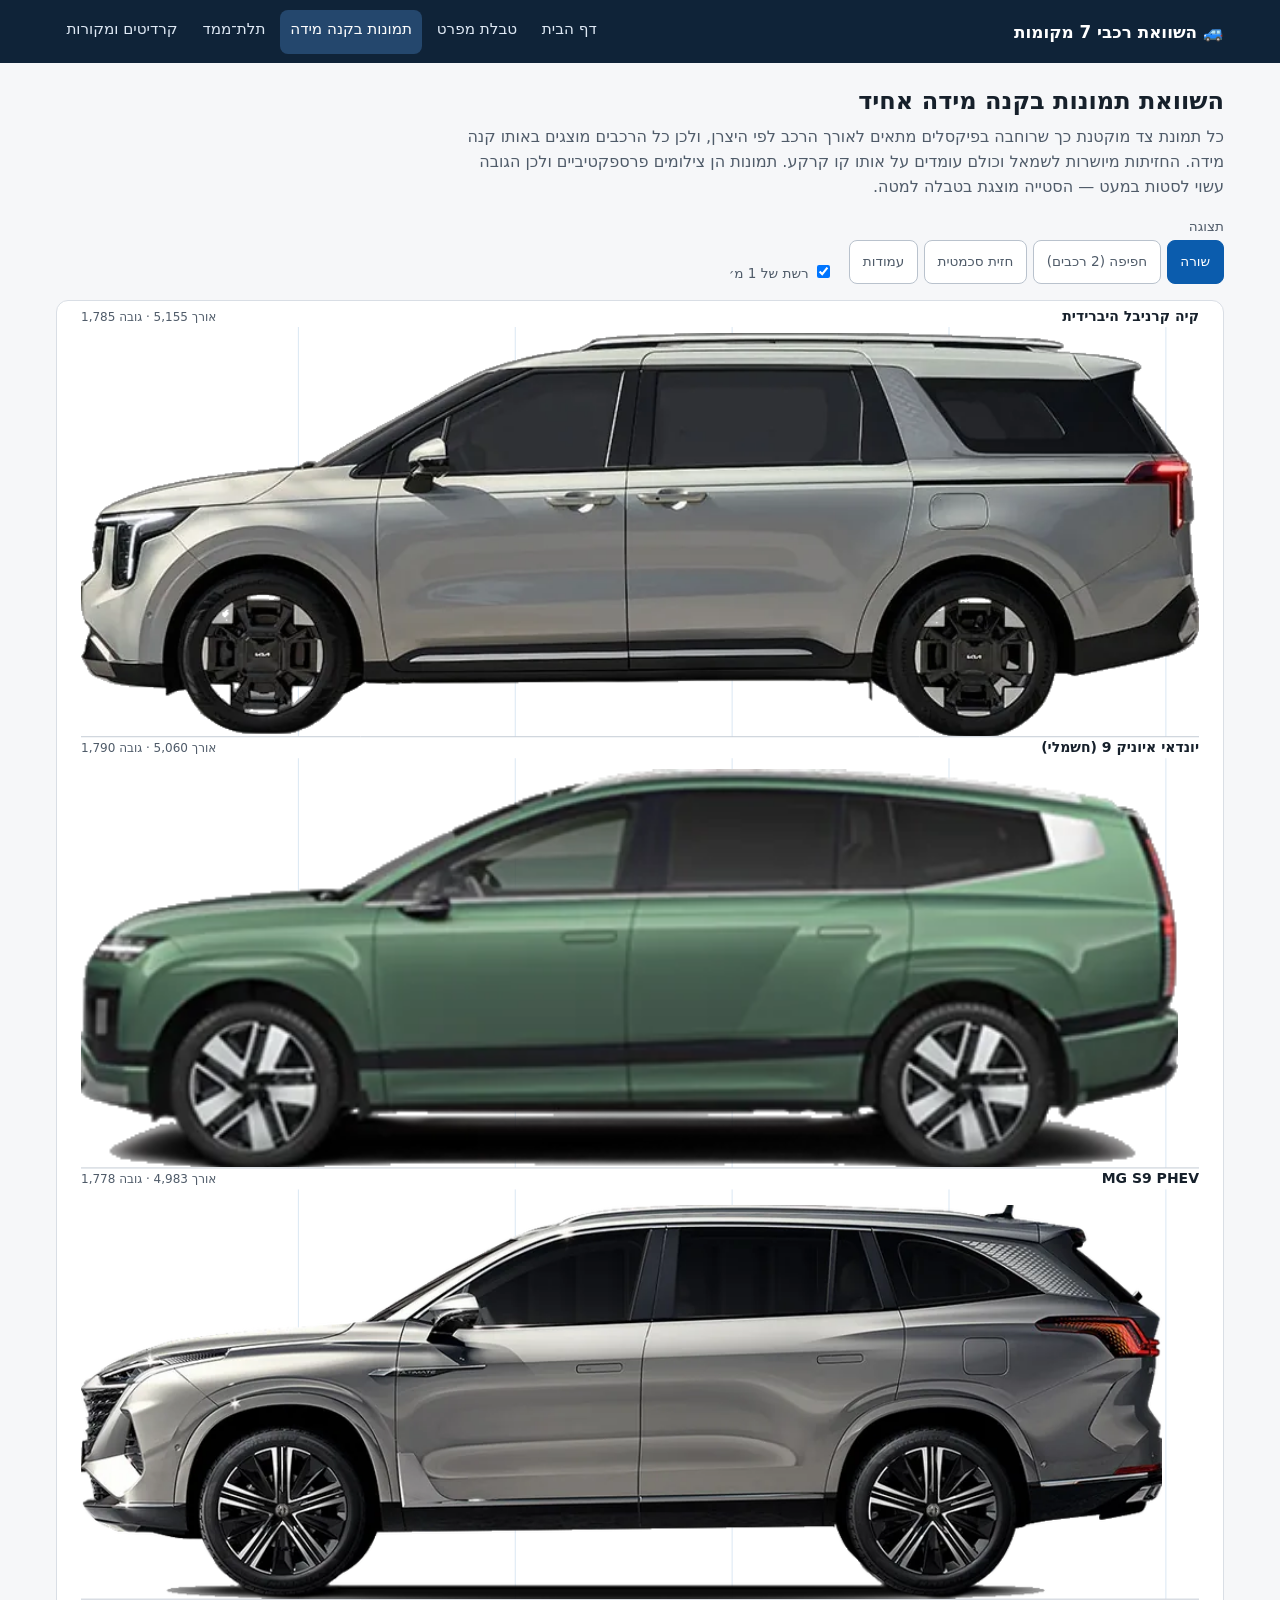
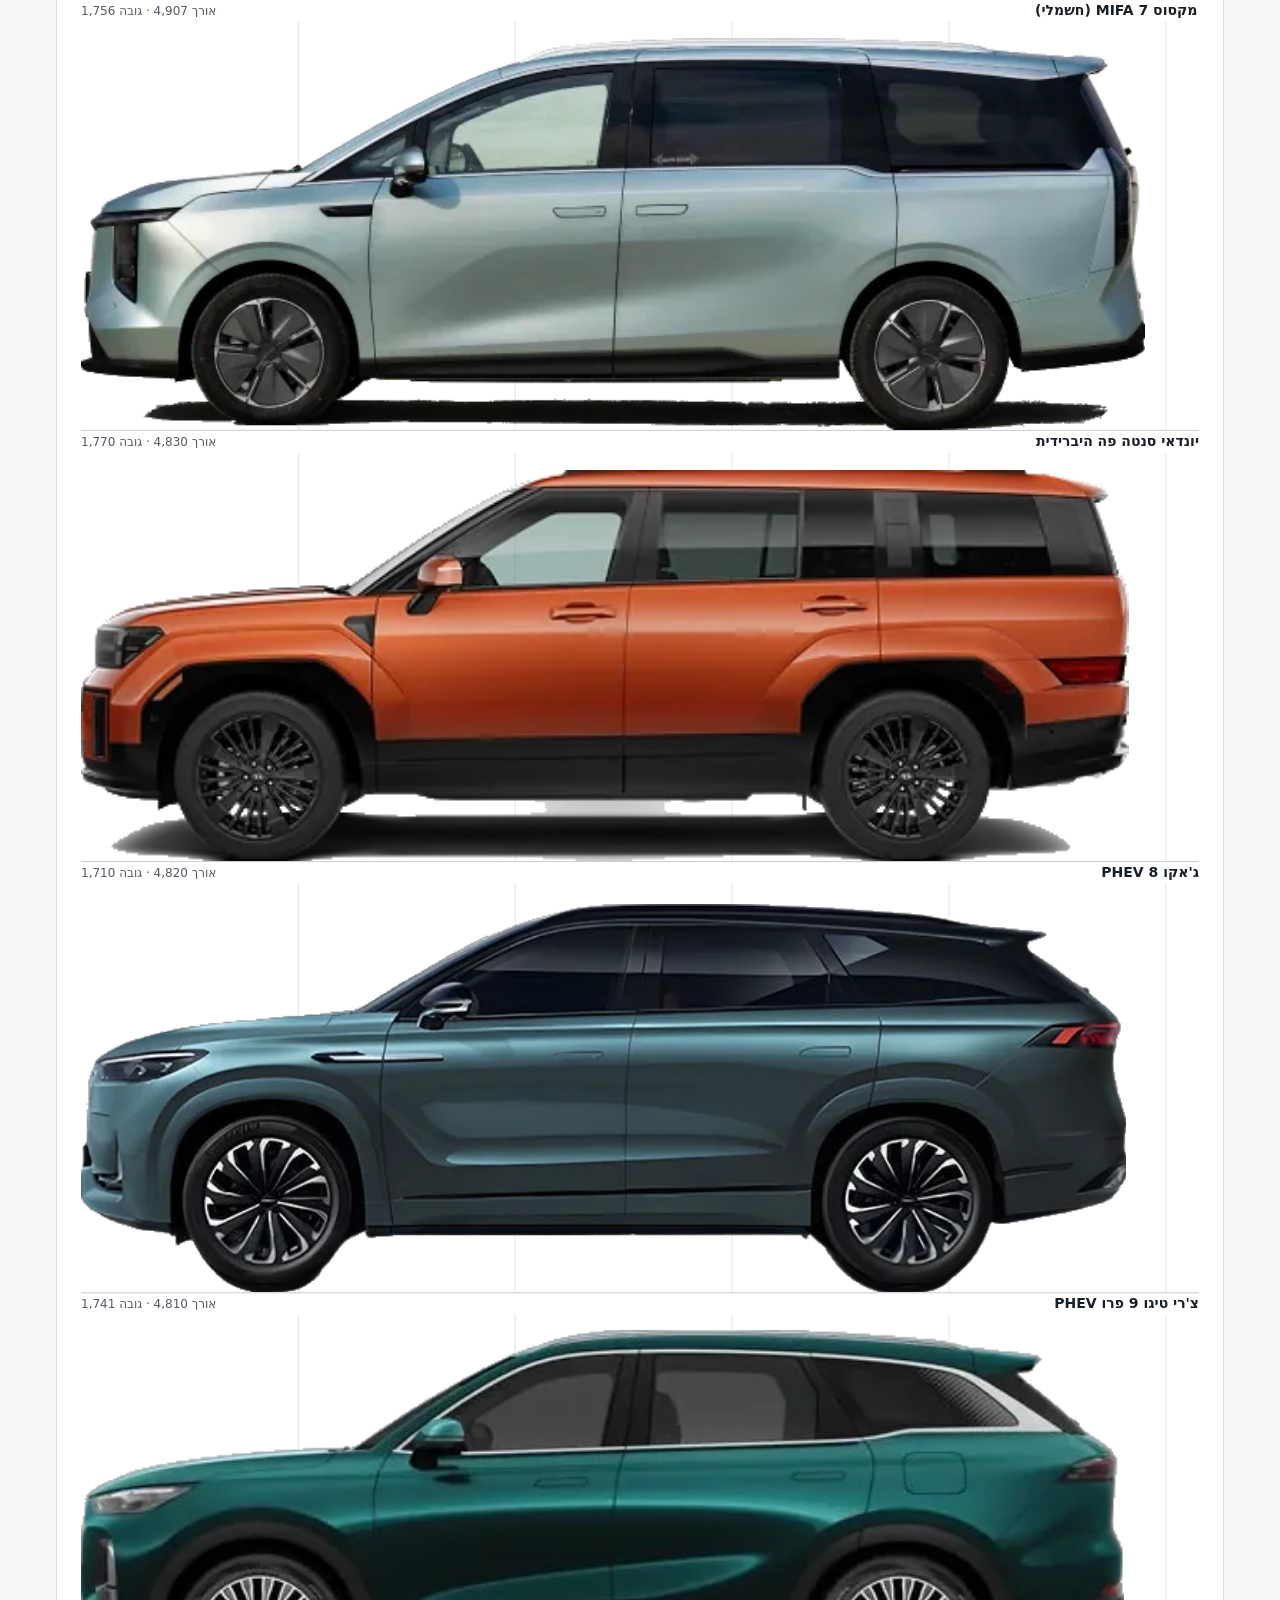
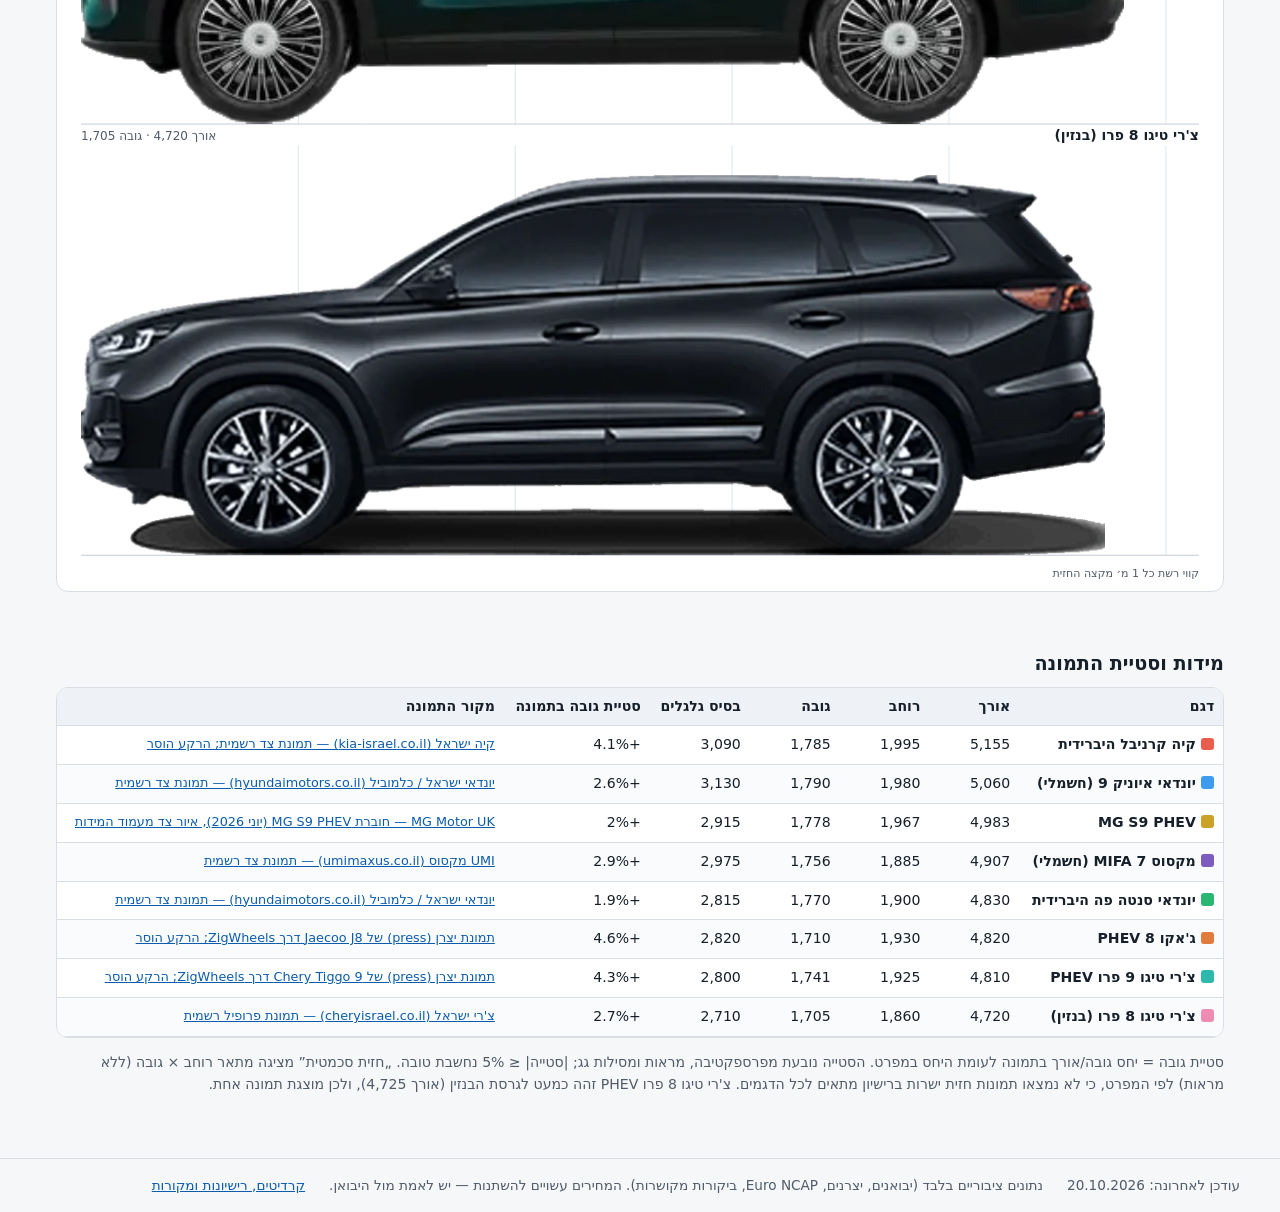
<file: photos.html>
<!DOCTYPE html>
<html lang="he" dir="rtl">
<head>
<meta charset="utf-8">
<meta name="viewport" content="width=device-width,initial-scale=1">
<title>השוואת תמונות בקנה מידה אחיד — רכבי 7 מקומות</title>
<meta name="description" content="תמונות צד רשמיות בקנה מידה אחיד לפי אורך הרכב: שורה, שכבת חפיפה, מבט חזית סכמטי ועמודות מידות.">
<meta name="theme-color" content="#0f2338">
<link rel="icon" href="data:image/svg+xml,%3Csvg xmlns='http://www.w3.org/2000/svg' viewBox='0 0 100 100'%3E%3Ctext y='.9em' font-size='90'%3E🚙%3C/text%3E%3C/svg%3E">
<link rel="stylesheet" href="assets/style.css">
<link rel="expect" href="#site-footer" blocking="render">
</head>
<body>
<a class="skip" href="#main">דילוג לתוכן</a>
<header class="site-header"><div class="wrap">
<a class="brand" href="./">🚙 השוואת רכבי 7 מקומות</a>
<nav aria-label="ניווט ראשי"><ul class="nav"><li><a href="./">דף הבית</a></li><li><a href="specs.html">טבלת מפרט</a></li><li><a href="photos.html" aria-current="page">תמונות בקנה מידה</a></li><li><a href="viewer3d.html">תלת־ממד</a></li><li><a href="credits.html">קרדיטים ומקורות</a></li></ul></nav>
</div></header>
<main id="main" class="wrap" tabindex="-1">
<h1>השוואת תמונות בקנה מידה אחיד</h1>
<p class="lead">כל תמונת צד מוקטנת כך שרוחבה בפיקסלים מתאים לאורך הרכב לפי היצרן, ולכן כל הרכבים מוצגים באותו קנה מידה. החזיתות מיושרות לשמאל וכולם עומדים על אותו קו קרקע.
תמונות הן צילומים פרספקטיביים ולכן הגובה עשוי לסטות במעט — הסטייה מוצגת בטבלה למטה.</p>

<div class="controls" role="group" aria-label="אפשרויות תצוגה">
  <fieldset>
    <legend>תצוגה</legend>
    <div class="btn-group" id="modes">
      <button type="button" data-m="lineup" aria-pressed="true">שורה</button>
      <button type="button" data-m="overlay" aria-pressed="false">חפיפה (2 רכבים)</button>
      <button type="button" data-m="front" aria-pressed="false">חזית סכמטית</button>
      <button type="button" data-m="bars" aria-pressed="false">עמודות</button>
    </div>
  </fieldset>
  <label class="ov">רכב א׳ <select id="carA"></select></label>
  <label class="ov">רכב ב׳ <select id="carB"></select></label>
  <label class="ov">שקיפות רכב ב׳ <input type="range" id="op" min="20" max="90" value="55" aria-describedby="opV"> <output id="opV">55%</output></label>
  <label class="bm" hidden>מדד <select id="metric">
    <option value="L">אורך</option><option value="W">רוחב</option><option value="H">גובה</option><option value="WB">בסיס גלגלים</option>
    <option value="boot7">תא מטען עם 7 מושבים</option><option value="boot5">תא מטען, שורה 3 מקופלת</option></select></label>
  <label class="cv"><span><input type="checkbox" id="grid" checked> רשת של 1 מ׳</span></label>
</div>

<div class="stage" id="stageWrap">
  <canvas id="stage" role="img" aria-label="השוואת תמונות"></canvas>
  <div id="bars" hidden></div>
</div>
<p class="status" id="status" role="status" aria-live="polite">טוען תמונות…</p>

<h2>מידות וסטיית התמונה</h2>
<div class="table-wrap">
<table>
  <caption class="sr-only">מידות לפי היצרן וסטיית גובה התמונה ביחס למפרט</caption>
  <thead><tr><th scope="col">דגם</th><th scope="col">אורך</th><th scope="col">רוחב</th><th scope="col">גובה</th><th scope="col">בסיס גלגלים</th><th scope="col">סטיית גובה בתמונה</th><th scope="col">מקור התמונה</th></tr></thead>
  <tbody id="ptbl"></tbody>
</table>
</div>
<script>/* assets/data.js */
/* נתוני השוואה — מקור: גיליון המחקר (נתונים ציבוריים בלבד) + אימות מול אתרי יבואן/יצרן, Euro NCAP. נבדק 20.10.2026 */
window.SITE = {
  updated: "20.10.2026",
  priceNote: "מחיר מחירון לצרכן בש״ח כפי שפורסם באתר היבואן (נבדק 20.10.2026). \"כולל אגרה\" = כולל אגרת רישוי שנה ראשונה, כשפורסם. מחירים משתנים — יש לאמת מול היבואן.",
  cars: [
  {
    id:"mgs9", name:"MG S9 PHEV", short:"MG S9", color:"#c9a227", type:"PHEV", body:"SUV",
    importer:"MG ישראל",
    L:4983, W:1967, H:1778, WB:2915, dimNote:"רוחב ללא מראות; גובה כולל מסילות גג",
    seats:7, layout:"2-3-2", row3:"שורה 3 מתאימה למבוגרים עד כ־1.80 מ׳ (Carwow); אין ISOFIX בשורה 3", row3Score:3,
    powertrain:"1.5 טורבו + מנוע חשמלי, היברידי נטען, הנעה קדמית",
    hp:299, hpNote:"299 כ״ס (220 קו״ט) משולב — מנוע בנזין 142 כ״ס + מנוע חשמלי 231 כ״ס. (בגיליון נרשם בטעות ~231 = הספק המנוע החשמלי בלבד)",
    zeroTo100:9.6,
    battery:24.7, evRange:100, consumption:null, energy:"טווח חשמלי 100 ק״מ WLTP · סוללה 24.7 קוט״ש LFP",
    dc:null, dcNote:"טעינת AC בלבד — אין טעינה מהירה DC",
    boot7:332, boot5:1026, bootMax:2093,
    trims:[{t:"Comfort",p:189888,pf:192674},{t:"Luxury",p:198888,pf:201674}],
    priceSrc:{label:"מחירון MG ישראל", url:"https://mg-israel.co.il/pricelist/mgs9/", date:"20.10.2026"},
    ncap:{stars:5, year:2025, aop:84, cop:85, vru:74, sa:77, url:"https://www.euroncap.com/assessments/mg/mgs9+phev/1203/"},
    reviewsIL:{text:"תמורה גבוהה למחיר, 7 מושבים אמיתיים ונסיעה שקטה; מתלים קשיחים ורעשי רוח. בדיקות טווח חשמלי בפועל: כ־75–92 ק״מ.",
      links:[["אוטו","https://www.auto.co.il/cars/mg/mgs9/"],["iCar מבחן דרכים","https://www.icar.co.il/test_drive/b1hlutvuzg/"],["וואלה! רכב","https://cars.walla.co.il/item/3826484/"]]},
    reviewsIntl:{text:"Carwow ומגזינים בריטיים: שקט ומרווח, שורה 3 שימושית למבוגרים; חסרון בולט — אין טעינת DC, ומנוע הבנזין רועש בהאצות כשהסוללה ריקה.",
      links:[["Carwow","https://www.carwow.co.uk/mg/s9"]]},
    issues:"אין DC; אין ISOFIX בשורה 3; דגם חדש — היסטוריית אמינות קצרה.",
    specSrc:[["חוברת MG S9 PHEV (MG UK, יוני 2026)","https://www.mg.co.uk/sites/default/files/2026-06/MGS9_Brochure_June_2026.pdf"],["MG ישראל","https://mg-israel.co.il/mgs9/"]]
  },
  {
    id:"tiggo8", name:"צ'רי טיגו 8 פרו (בנזין)", short:"טיגו 8 פרו", color:"#f08cb4", type:"ICE", body:"SUV",
    importer:"צ'רי ישראל",
    L:4720, W:1860, H:1705, WB:2710, dimNote:"",
    seats:7, layout:"2-3-2 (5+2)", row3:"שורה 3 מתאימה בעיקר לילדים", row3Score:1,
    powertrain:"1.6 טורבו בנזין, תיבת DCT, הנעה קדמית",
    hp:200, hpNote:"היבואן מציג \"147/5,000\" בעמודת כ״ס; זה ערך בקילוואט — 147 קו״ט ≈ 200 כ״ס",
    zeroTo100:null,
    battery:null, evRange:null, consumption:7.8, energy:"7.8 ל׳/100 ק״מ WLTP (≈12.8 ק״מ לליטר)",
    dc:null, dcNote:"—",
    boot7:193, boot5:1179, bootMax:null,
    trims:[{t:"Comfort",p:179990,pf:182440},{t:"Noble",p:189990,pf:192776},{t:"Ultimate",p:192990,pf:195776}],
    priceSrc:{label:"מחירון צ'רי ישראל", url:"https://cheryisrael.co.il/pricing/", date:"20.10.2026"},
    ncap:{stars:5, year:2025, aop:82, cop:85, vru:80, sa:78, url:"https://www.euroncap.com/assessments/chery/tiggo+8/1223ra/", note:"דירוג \"Chery Tiggo 8\" האירופי (נבדק על בסיס טיגו 7/8 אירופי; דורג 4★ ביולי 2025 ועודכן ל־5★ ב־15.10.2025). ייתכנו הבדלים מהגרסה הישראלית."},
    reviewsIL:{text:"מאובזר ובמחיר נמוך יחסית; שורה 3 (5+2) לילדים.", links:[["אוטו","https://www.auto.co.il/cars/chery/tiggo-8-pro/"]]},
    reviewsIntl:{text:"What Car (Tiggo 8): מחיר ואבזור אטרקטיביים; מתחרים נוחים ומהנים יותר לנהיגה.", links:[["What Car","https://www.whatcar.com/chery/tiggo-8/estate/review/n28158"]]},
    issues:"תלונות על הנדסת אנוש ומתגים; אין דיווח שיטתי על תקלות מנוע.",
    specSrc:[["מפרט טכני טיגו 8 פרו (צ'רי ישראל)","https://cheryisrael.co.il/TechSpecs/Chery-Tiggo8-Brochure.pdf"]]
  },
  {
    id:"tiggo8phev", model3d:"tiggo8", photo:"tiggo8", name:"צ'רי טיגו 8 פרו PHEV", short:"טיגו 8 פרו PHEV", color:"#e05a9a", type:"PHEV", body:"SUV",
    importer:"צ'רי ישראל",
    L:4725, W:1860, H:1705, WB:2710, dimNote:"",
    seats:7, layout:"2-3-2 (5+2)", row3:"שורה 3 לילדים", row3Score:1,
    powertrain:"1.5 טורבו + מנוע חשמלי (DHT), היברידי נטען, הנעה קדמית",
    hp:null, hpText:"143 + 204", hpNote:"מנוע בנזין 143 כ״ס + מנוע חשמלי 204 כ״ס; היבואן אינו מפרסם הספק משולב (הסכום ~347 בגיליון אינו נתון רשמי)",
    zeroTo100:9.0,
    battery:18.3, evRange:90, consumption:2.5, energy:"טווח חשמלי 90 ק״מ WLTP · 2.5 ל׳/100 ק״מ משוקלל · סוללה 18.3 קוט״ש",
    dc:40, dcNote:"AC 6.6 / DC 40 קו״ט",
    boot7:193, boot5:1179, bootMax:null,
    trims:[{t:"Comfort",p:189990,pf:192776},{t:"Noble",p:199990,pf:202776},{t:"Ultimate",p:204990,pf:207776}],
    priceSrc:{label:"מחירון צ'רי ישראל", url:"https://cheryisrael.co.il/pricing/", date:"20.10.2026"},
    ncap:{stars:5, year:2025, aop:82, cop:85, vru:80, sa:78, url:"https://www.euroncap.com/assessments/chery/tiggo+8/1223ra/", note:"דירוג \"Chery Tiggo 8\" האירופי (הרכב שנבדק: טיגו 7 PHEV). ייתכנו הבדלים מהגרסה הישראלית."},
    reviewsIL:{text:"וואלה! (14.3.2025): 8/10 — אבזור, ביצועים, צריכה ומחיר; חולשות: הנדסת אנוש, שורה 3 לילדים, התנהגות כביש. טווח חשמלי בפועל כ־65–70 ק״מ.",
      links:[["וואלה! רכב","https://cars.walla.co.il/item/3734016"],["iCar","https://www.icar.co.il/test_drive/rj86tf9eel/"],["פלאגמג","https://www.plugmag.co.il/chery-tiggo-8-pro-phev-2025-review/"]]},
    reviewsIntl:{text:"What Car (Tiggo 8): תמורה טובה כ־PHEV; מעשיות ונהיגה פחות טובות מהמתחרים האירופיים.", links:[["What Car","https://www.whatcar.com/chery/tiggo-8/estate/review/n28158"]]},
    issues:"PHEV חדש יחסית בישראל (2025) — היסטוריית בעלים מוגבלת.",
    specSrc:[["חוברת טיגו 8 פרו PHEV (צ'רי ישראל)","https://cheryisrael.co.il/models/tiggo8pro-phev/"]]
  },
  {
    id:"tiggo9", name:"צ'רי טיגו 9 פרו PHEV", short:"טיגו 9 פרו", color:"#2fb8ad", type:"PHEV", body:"SUV",
    importer:"צ'רי ישראל",
    L:4810, W:1925, H:1741, WB:2800, dimNote:"",
    seats:7, layout:"2-3-2", row3:"שורה 3 לילדים/מבוגרים קצרים (לפי ביקורות על התאום ג'אקו 8)", row3Score:2,
    powertrain:"1.5 טורבו + 2 מנועים חשמליים (FWD) / 3 מנועים (AWD), היברידי נטען",
    hp:306, hpText:"306 / ≈428", hpNote:"Luxury FWD: ‏306 כ״ס משולב (143+102+122). Noble AWD: מוסיף מנוע אחורי 238 כ״ס; הספק משולב לא פורסם ע״י היבואן — ≈428 כ״ס כמו התאום ג'אקו 8",
    zeroTo100:8.9, zeroNote:"FWD 8.9 / AWD 5.4",
    battery:18.3, evRange:75, consumption:0.5, energy:"FWD: 75 ק״מ חשמלי, 0.5 ל׳/100, ‏18.3 קוט״ש · AWD: ‏148 ק״מ, 1.7 ל׳/100, ‏34.46 קוט״ש (WLTP, נתוני היבואן)",
    dc:60.7, dcNote:"DC ‏60.7 (FWD) / 71 קו״ט (AWD)",
    boot7:143, boot5:819, bootMax:2065,
    trims:[{t:"Luxury FWD",p:217990,pf:220776},{t:"Noble AWD",p:244990,pf:248889}],
    priceSrc:{label:"מחירון צ'רי ישראל", url:"https://cheryisrael.co.il/pricing/", date:"20.10.2026"},
    ncap:{stars:null, note:"לא נבדק ב־Euro NCAP", url:"https://www.euroncap.com/en/ratings-rewards/latest-safety-ratings/"},
    reviewsIL:{text:"אין עדיין מבחן מקיף בישראל; אוטו בחן את התאום הטכני ג'אקו 8 (אותה מערכת הנעה ב־AWD).", links:[["אוטו — מבחן ג'אקו 8","https://www.auto.co.il/articles/test-drives/road-tests/jaecoo-8-test-drive/"]]},
    reviewsIntl:{text:"Autocar על ג'אקו 8 (פלטפורמה והנעה קרובות): PHEV שקט ומהיר; שורה 3 לילדים.", links:[["Autocar — Jaecoo 8","https://www.autocar.co.uk/car-review/jaecoo/8"]]},
    issues:"חדש בישראל; לפי אוטו, בתאום ג'אקו 8 תוקן בעדכון תוכנה באג של ריקון סוללה נמוך.",
    specSrc:[["חוברת טיגו 9 פרו PHEV (צ'רי ישראל)","https://cheryisrael.co.il/models/tiggo-9-phev/"],["oto.org.il (מצטט את היבואן)","https://www.oto.org.il/"]]
  },
  {
    id:"jaecoo8", name:"ג'אקו 8 PHEV", short:"ג'אקו 8", color:"#e07a3d", type:"PHEV", body:"SUV",
    importer:"כלמוביל",
    L:4820, W:1930, H:1710, WB:2820, dimNote:"בסיס גלגלים לפי מפרט אירופי",
    seats:7, layout:"2-3-2", row3:"שורה 3 לילדים", row3Score:1,
    powertrain:"1.5 טורבו + 3 מנועים חשמליים, היברידי נטען, הנעה כפולה",
    hp:428, hpNote:"428 כ״ס (315 קו״ט) משולב — לפי Jaecoo ספרד; החוברת הישראלית מפרטת מנוע 143 + מנועים 102/122/238",
    zeroTo100:5.8,
    battery:34.46, evRange:134, consumption:2.1, energy:"טווח חשמלי 134 ק״מ WLTP · 2.1 ל׳/100 · סוללה 34.46 קוט״ש",
    dc:70, dcNote:"DC 70 קו״ט",
    boot7:200, boot5:738, bootMax:2021,
    trims:[{t:"Luxury",p:229900,pf:232686},{t:"Limited",p:254900,pf:258799}],
    priceSrc:{label:"מחירון ג'אקו ישראל", url:"https://jaecoo.co.il/prices-list/", date:"20.10.2026"},
    ncap:{stars:null, note:"לא נבדק ב־Euro NCAP", url:"https://www.euroncap.com/en/ratings-rewards/latest-safety-ratings/"},
    reviewsIL:{text:"אוטו (2.12.2025): הרבה אבזור וכוח לשקל; טווח חשמלי במבחן כ־115 ק״מ (מול 134); שורה 3 לילדים; הנדסת אנוש מסורבלת; עדכון תוכנה תיקן זחילה בסוללה ריקה.",
      links:[["אוטו","https://www.auto.co.il/articles/test-drives/road-tests/jaecoo-8-test-drive/"],["וואלה! רכב","https://cars.walla.co.il/item/3812706"],["פלאגמג","https://www.plugmag.co.il/jaecoo-8-phev-in-israel/"]]},
    reviewsIntl:{text:"Autocar: שקט ומהיר, כיול מתלים רך; שורה 3 לילדים.", links:[["Autocar","https://www.autocar.co.uk/car-review/jaecoo/8"]]},
    issues:"הושק בסוף 2025 — מעט היסטוריה; באג ניהול סוללה תוקן בעדכון תוכנה (לפי אוטו).",
    specSrc:[["ג'אקו ישראל","https://jaecoo.co.il/models/jaecoo8/"],["Jaecoo ספרד — הספק משולב","https://www.omodajaecoo.es/"]]
  },
  {
    id:"mifa7", name:"מקסוס MIFA 7 (חשמלי)", short:"מיפא 7", color:"#7c5cbf", type:"EV", body:"MPV",
    importer:"מקסוס (UMI ויבואן נוסף)",
    L:4907, W:1885, H:1756, WB:2975, dimNote:"גובה 1,756 (Luxury) / 1,768 (Premium)",
    seats:7, layout:"2-2-3", row3:"מיניוואן — כניסה בדלתות הזזה; שורה 3 מרווחת יחסית", row3Score:3,
    powertrain:"מנוע חשמלי יחיד, הנעה קדמית",
    hp:245, hpNote:"245 כ״ס",
    zeroTo100:8.7,
    battery:77, evRange:410, consumption:null, energy:"Luxury: 77 קוט״ש, 410 ק״מ · Premium LR: 90 קוט״ש, 480 ק״מ (WLTP)",
    dc:130, dcNote:"AC 11 / DC 130 קו״ט",
    boot7:280, boot5:760, bootMax:null,
    trims:[{t:"Luxury 77kWh",p:218990,pf:221776},{t:"Premium Long Range 90kWh",p:249990,pf:253889}],
    priceSrc:{label:"מחירון MAXUS (בתוקף מ־3.6.2026)", url:"https://maxusofficial.co.il/", date:"3.6.2026", note:"יותר מיבואן אחד: באתר UMI מופיע \"החל מ־202,987\", ובאוטו מופיעים 212,900 (אוטו חן) ו־214,990 (UMI). מומלץ לבדוק מול כל יבואן."},
    ncap:{stars:5, year:2024, aop:92, cop:87, vru:81, sa:75, url:"https://www.euroncap.com/assessments/maxus/mifa-7/1060/"},
    reviewsIL:{text:"אוטו: מרווח, אבזור ובטיחות; טווח מעשי כ־360 ק״מ (כ־400 בנהיגה רגועה); טעינת DC בפועל כ־110 קו״ט.",
      links:[["אוטו","https://www.auto.co.il/articles/test-drives/road-tests/137870/"],["וואלה! רכב","https://cars.walla.co.il/item/3716166"],["אוטומג","https://www.automag.co.il/maxus-mifa-7-review-israel/"]]},
    reviewsIntl:{text:"דירוג Euro NCAP גבוה במיוחד בהגנת נוסעים (92%). ביקורות אירופיות עוסקות בעיקר באח הגדול MIFA 9.", links:[["Euro NCAP","https://www.euroncap.com/assessments/maxus/mifa-7/1060/"]]},
    issues:"מותג חדש יחסית בישראל — כדאי לבדוק שירות וחלפים.",
    specSrc:[["UMI מקסוס — מפרט MIFA 7","https://www.umimaxus.co.il/"]]
  },
  {
    id:"santafe", name:"יונדאי סנטה פה היברידית", short:"סנטה פה", color:"#2bb673", type:"HEV", body:"SUV",
    importer:"כלמוביל",
    L:4830, W:1900, H:1770, WB:2815, dimNote:"",
    seats:7, layout:"2-3-2", row3:"שורה 3 צפופה (Car and Driver)", row3Score:2,
    powertrain:"1.6 טורבו היברידי (לא נטען), תיבה אוטומטית 6 הילוכים, הנעה קדמית",
    hp:238, hpNote:"238 כ״ס משולב (חוברת היבואן)",
    zeroTo100:null,
    battery:null, evRange:null, consumption:6.7, energy:"6.7–6.8 ל׳/100 ק״מ",
    dc:null, dcNote:"—",
    boot7:null, boot5:628, bootMax:1949, bootNote:"נפח עם 7 מושבים לא פורסם ע״י היבואן",
    trims:[{t:"Luxury",p:319990,pf:323889},{t:"Ultimate",p:329990,pf:333889},{t:"Excellence",p:359990,pf:365489}],
    priceSrc:{label:"מחירון יונדאי ישראל", url:"https://www.hyundaimotors.co.il/prices", date:"20.10.2026"},
    ncap:{stars:4, year:2024, aop:84, cop:88, vru:70, sa:69, url:"https://www.euroncap.com/assessments/hyundai/santa+fe/1078/", note:"4★ בציוד סטנדרטי; 5★ עם חבילת בטיחות (VRU 77, SA 79)"},
    reviewsIL:{text:"מרווח, מערכת היברידית חזקה.", links:[["אוטו","https://www.auto.co.il/cars/hyundai/santa-fe/"]]},
    reviewsIntl:{text:"Car and Driver ‏(9/10): עיצוב ייחודי, צריכה טובה, אבזור נדיב; האצה איטית, כביש לא מלהיב, שורה 3 צפופה.", links:[["Car and Driver","https://www.caranddriver.com/hyundai/santa-fe-hybrid-2026"]]},
    issues:"דור חדש — היסטוריה קצרה.",
    specSrc:[["חוברת סנטה פה היברידית (יונדאי ישראל)","https://www.hyundaimotors.co.il/models/santa-fe-hybrid"]]
  },
  {
    id:"carnival", name:"קיה קרניבל היברידית", short:"קרניבל", color:"#e85d4c", type:"HEV", body:"MPV",
    importer:"טלקאר",
    L:5155, W:1995, H:1785, WB:3090, dimNote:"גובה 1,785 לפי היבואן (בגיליון: 1,775)",
    seats:8, layout:"2-3-3", row3:"מיניוואן גדול — שורה 3 למבוגרים; Car and Driver הכניס 14 מזוודות טרולי מאחורי שורה 3 (גרסת V6)", row3Score:3,
    powertrain:"1.6 טורבו היברידי (לא נטען), הנעה קדמית",
    hp:245, hpNote:"245 כ״ס משולב (קיה ישראל)",
    zeroTo100:null,
    battery:null, evRange:null, consumption:7.1, energy:"7.1 ל׳/100 ק״מ",
    dc:null, dcNote:"—",
    boot7:627, boot5:1665, bootMax:2827, bootNote:"נפח מאחורי שורה 3 (8 מושבים)",
    trims:[{t:"EX",p:339900,pf:343799},{t:"Premium",p:349900,pf:355399}],
    priceSrc:{label:"קיה ישראל", url:"https://kia-israel.co.il/", date:"20.10.2026", note:"גרסת בנזין 3.5 מתחילה ב־298,900 ₪"},
    ncap:{stars:null, note:"לא נבדק ב־Euro NCAP", url:"https://www.euroncap.com/en/ratings-rewards/latest-safety-ratings/"},
    reviewsIL:{text:"המיניוואן המרווח בקבוצה.", links:[["אוטו","https://www.auto.co.il/cars/kia/carnival/"]]},
    reviewsIntl:{text:"Car and Driver ‏(9/10, Editors' Choice): ההיברידית שומרת על המעשיות, הנוחות והעידון של גרסת הבנזין עם צריכה טובה יותר; חסרונות: אין הנעה כפולה, מושבי ה־VIP בשורה 2 אינם נשלפים.", links:[["Car and Driver","https://www.caranddriver.com/kia/carnival-2025"]]},
    issues:"דור היברידי חדש יחסית.",
    specSrc:[["מפרט קרניבל (קיה ישראל)","https://kia-israel.co.il/"]]
  },
  {
    id:"ioniq9", name:"יונדאי איוניק 9 (חשמלי)", short:"איוניק 9", color:"#3d9cf0", type:"EV", body:"SUV",
    importer:"כלמוביל",
    L:5060, W:1980, H:1790, WB:3130, dimNote:"",
    seats:7, layout:"2-3-2 (Excellence) / 2-2-2 (Calligraphy)", row3:"שורה 3 שמישה; Car and Driver: 6 מזוודות טרולי מאחורי שורה 3", row3Score:3,
    powertrain:"חשמלי — מנוע אחורי (RWD) או שני מנועים (AWD)",
    hp:214, hpText:"214 / 422", hpNote:"Excellence RWD ‏214 כ״ס · Calligraphy AWD ‏422 כ״ס",
    zeroTo100:null,
    battery:110.3, evRange:620, consumption:null, energy:"סוללה 110.3 קוט״ש · RWD עד 620 ק״מ / AWD עד 600 ק״מ (WLTP)",
    dc:350, dcNote:"DC עד 350 קו״ט · 10–80% ב־24 דק׳",
    boot7:338, boot5:908, bootMax:2419, bootNote:"תא מטען קדמי 88 (RWD) / 52 (AWD) ל׳",
    trims:[{t:"Excellence RWD (7 מושבים)",p:354990,pf:360490},{t:"Calligraphy AWD (6 מושבים)",p:409990,pf:415489}],
    priceSrc:{label:"מחירון יונדאי ישראל", url:"https://www.hyundaimotors.co.il/prices", date:"20.10.2026"},
    ncap:{stars:5, year:2025, aop:84, cop:87, vru:77, sa:83, url:"https://www.euroncap.com/assessments/hyundai/ioniq+9/1157/"},
    reviewsIL:{text:"טרם פורסם מבחן דרכים ישראלי מקיף (נכון ל־20.10.2026); דף הדגם באתר אוטו כולל מפרט ומחירון.", links:[["אוטו","https://www.auto.co.il/cars/hyundai/ioniq-9/"]]},
    reviewsIntl:{text:"Car and Driver ‏(9.5/10, Editors' Choice): תא נוסעים שקט מאוד, מרווח לאנשים ולמטען; חסרונות: חלק מהחומרים, פער מחיר גבוה מול פאליסייד.", links:[["Car and Driver","https://www.caranddriver.com/hyundai/ioniq-9-2026"]]},
    issues:"דגם חדש — אין עדיין היסטוריה בישראל.",
    specSrc:[["חוברת איוניק 9 (יונדאי ישראל)","https://www.hyundaimotors.co.il/models/ioniq9/"]]
  }
  ],
  corrections:[
    "MG S9: הספק משולב 299 כ״ס (220 קו״ט) — לא ~231 כ״ס (231 הוא הספק המנוע החשמלי בלבד).",
    "קיה קרניבל: גובה 1,785 מ״מ לפי קיה ישראל (בגיליון ובמודל התלת־ממד המקורי: 1,775).",
    "צ'רי טיגו 9 פרו: תא מטען 143 ל׳ עם 7 מושבים (בגיליון: ~193–200); טווח חשמלי 75/148 ק״מ אומת מול היבואן.",
    "צ'רי טיגו 8 פרו בנזין: \"147\" במפרט היבואן הוא קילוואט (≈200 כ״ס), לא כוחות סוס.",
    "צ'רי טיגו 8 פרו PHEV: אין הספק משולב רשמי — הצגנו 143+204 כ״ס במקום הסכום ~347.",
    "Euro NCAP לטיגו 8: דורג מחדש ל־5★ ב־15.10.2025 (במקור 4★, יולי 2025); מבוסס על הדגם האירופי.",
    "מקסוס MIFA 7: מחירון רשמי 218,990/249,990 ₪ (3.6.2026); קיימים יבואנים נוספים במחירים שונים."
  ]
};
</script>
<script>/* assets/media.js */
/* מקורות תמונות ומודלים */
window.MEDIA={
 "photos": {
  "mgs9": {
   "src": "MG Motor UK — חוברת MG S9 PHEV (יוני 2026), איור צד מעמוד המידות",
   "url": "https://www.mg.co.uk/sites/default/files/2026-06/MGS9_Brochure_June_2026.pdf",
   "kind": "official",
   "w": 1000,
   "h": 364,
   "hDiscPct": 2.0
  },
  "carnival": {
   "src": "קיה ישראל (kia-israel.co.il) — תמונת צד רשמית; הרקע הוסר",
   "url": "https://kia-israel.co.il/wp-content/uploads/2016/10/KA4-PE_side_1920X1080.jpg",
   "kind": "official",
   "w": 910,
   "h": 328,
   "hDiscPct": 4.1
  },
  "ioniq9": {
   "src": "יונדאי ישראל / כלמוביל (hyundaimotors.co.il) — תמונת צד רשמית",
   "url": "https://www.hyundaimotors.co.il/models/ioniq9/",
   "kind": "official",
   "w": 532,
   "h": 193,
   "hDiscPct": 2.6
  },
  "santafe": {
   "src": "יונדאי ישראל / כלמוביל (hyundaimotors.co.il) — תמונת צד רשמית",
   "url": "https://www.hyundaimotors.co.il/models/santa-fe-hybrid",
   "kind": "official",
   "w": 517,
   "h": 193,
   "hDiscPct": 1.9
  },
  "mifa7": {
   "src": "UMI מקסוס (umimaxus.co.il) — תמונת צד רשמית",
   "url": "https://www.umimaxus.co.il/",
   "kind": "official",
   "w": 679,
   "h": 250,
   "hDiscPct": 2.9
  },
  "jaecoo8": {
   "src": "תמונת יצרן (press) של Jaecoo J8 דרך ZigWheels; הרקע הוסר",
   "url": "https://www.zigwheels.com/",
   "kind": "press",
   "w": 730,
   "h": 271,
   "hDiscPct": 4.6
  },
  "tiggo9": {
   "src": "תמונת יצרן (press) של Chery Tiggo 9 דרך ZigWheels; הרקע הוסר",
   "url": "https://www.zigwheels.com/",
   "kind": "press",
   "w": 583,
   "h": 220,
   "hDiscPct": 4.3
  },
  "tiggo8": {
   "src": "צ'רי ישראל (cheryisrael.co.il) — תמונת פרופיל רשמית",
   "url": "https://cheryisrael.co.il/models/tiggo8pro/",
   "kind": "official",
   "w": 1000,
   "h": 371,
   "hDiscPct": 2.7
  }
 },
 "models": [
  {
   "id": "carnival",
   "title": "Kia Carnival 2026",
   "author": "teenlin3",
   "author_url": "https://sketchfab.com/teenlin3",
   "model_url": "https://sketchfab.com/3d-models/kia-carnival-2026-c43e34a6597a4b8f854745697b1f62d5",
   "baked": [
    5155,
    1995,
    1775
   ],
   "size": 1.8,
   "license": "CC BY 4.0",
   "license_url": "https://creativecommons.org/licenses/by/4.0/"
  },
  {
   "id": "ioniq9",
   "title": "Hyundai Ioniq 9",
   "author": "teenlin3",
   "author_url": "https://sketchfab.com/teenlin3",
   "model_url": "https://sketchfab.com/3d-models/hyundai-ioniq-9-174c37496b7c4047aa553ed065a6f55e",
   "baked": [
    5060,
    1980,
    1790
   ],
   "size": 1.2,
   "license": "CC BY 4.0",
   "license_url": "https://creativecommons.org/licenses/by/4.0/"
  },
  {
   "id": "santafe",
   "title": "Hyundai Santa-Fe 2024 MX5 USA",
   "author": "zapkolenko07",
   "author_url": "https://sketchfab.com/zapkolenko07",
   "model_url": "https://sketchfab.com/3d-models/hyundai-santa-fe-2024-mx5-usa-78845c725f41494482263c1610c8d087",
   "baked": [
    4830,
    1900,
    1770
   ],
   "size": 1.2,
   "license": "CC BY 4.0",
   "license_url": "https://creativecommons.org/licenses/by/4.0/"
  },
  {
   "id": "jaecoo8",
   "title": "jaecoo j8",
   "author": "vinishows-1753d1",
   "author_url": "https://sketchfab.com/vinishows-1753d1",
   "model_url": "https://sketchfab.com/3d-models/jaecoo-j8-20f044e40d5247fc8322e9b429650580",
   "baked": [
    4820,
    1930,
    1710
   ],
   "size": 0.75,
   "license": "CC BY 4.0",
   "license_url": "https://creativecommons.org/licenses/by/4.0/"
  },
  {
   "id": "tiggo9",
   "title": "2024 Chery Tiggo 9 Pro",
   "author": "tonielpro520",
   "author_url": "https://sketchfab.com/tonielpro520",
   "model_url": "https://sketchfab.com/3d-models/2024-chery-tiggo-9-pro-59c88fa8a3894d74a1f57d47686f9db3",
   "baked": [
    4810,
    1925,
    1741
   ],
   "size": 2.6,
   "license": "CC BY 4.0",
   "license_url": "https://creativecommons.org/licenses/by/4.0/"
  },
  {
   "id": "tiggo8",
   "title": "2023 Chery Tiggo 8 Pro",
   "author": "Nazh Design (NazhDesign)",
   "author_url": "https://sketchfab.com/NazhDesign",
   "model_url": "https://sketchfab.com/3d-models/2023-chery-tiggo-8-pro-b8d34fba89ca45918e851eaab3b5b679",
   "baked": [
    4720,
    1860,
    1705
   ],
   "size": 0.72,
   "license": "CC BY 4.0",
   "license_url": "https://creativecommons.org/licenses/by/4.0/"
  }
 ]
};
</script>
<script>/* assets/photos.js */
(function(){
'use strict';
var ORDER=['carnival','ioniq9','mgs9','mifa7','santafe','jaecoo8','tiggo9','tiggo8'];
var byId={}; SITE.cars.forEach(function(c){byId[c.id]=c;});
var cars=ORDER.map(function(id){var c=byId[id];return {id:id,name:c.short,full:c.name,color:c.color,L:c.L,W:c.W,H:c.H,WB:c.WB,boot7:c.boot7,boot5:c.boot5,photo:MEDIA.photos[id]};});
var nf=new Intl.NumberFormat('he-IL');
var st={mode:'lineup',a:'carnival',b:'mgs9',op:.55,metric:'L',grid:true};
var cv=document.getElementById('stage'),ctx=cv.getContext('2d'),statusEl=document.getElementById('status');
var imgs={},loaded=0;
function $(id){return document.getElementById(id);}
// selects
['carA','carB'].forEach(function(id,i){var s=$(id);s.innerHTML=cars.map(function(c){return '<option value="'+c.id+'">'+c.full+'</option>';}).join('');s.value=i?st.b:st.a;});
// table
$('ptbl').innerHTML=cars.map(function(c){var d=c.photo.hDiscPct;return '<tr><th scope="row"><span class="swatch" style="background:'+c.color+'" aria-hidden="true"></span>'+c.full+'</th><td class="num">'+nf.format(c.L)+'</td><td class="num">'+nf.format(c.W)+'</td><td class="num">'+nf.format(c.H)+'</td><td class="num">'+nf.format(c.WB)+'</td><td class="num '+(Math.abs(d)>5?'warn':'')+'">'+(d>0?'+':'')+d+'%</td><td class="small"><a href="'+c.photo.url+'" target="_blank" rel="noopener">'+c.photo.src+'</a></td></tr>';}).join('');
function load(){
  cars.forEach(function(c){
    var im=new Image(); im.decoding='async';
    im.onload=function(){loaded++;statusEl.textContent=loaded<cars.length?('נטענו '+loaded+'/'+cars.length+' תמונות…'):'';draw();};
    im.onerror=function(){loaded++;statusEl.textContent='שגיאה בטעינת התמונה של '+c.full;};
    im.src='img/side/'+c.id+'.webp'; imgs[c.id]=im;
  });
}
function setupCanvas(h){
  var w=$('stageWrap').clientWidth-16; var dpr=Math.min(window.devicePixelRatio||1,2);
  cv.style.width=w+'px'; cv.style.height=h+'px'; cv.width=Math.round(w*dpr); cv.height=Math.round(h*dpr);
  ctx.setTransform(dpr,0,0,dpr,0,0); ctx.clearRect(0,0,w,h); return w;
}
function txt(s,x,y,o){o=o||{};ctx.save();ctx.direction='rtl';ctx.font=(o.b?'bold ':'')+(o.s||13)+'px system-ui,Arial,sans-serif';ctx.fillStyle=o.c||'#16202b';ctx.textAlign=o.a||'right';ctx.textBaseline=o.bl||'alphabetic';ctx.fillText(s,x,y);ctx.restore();}
function grid(x0,w,yTop,yBot,pxmm){
  if(!st.grid)return; ctx.save(); ctx.strokeStyle='rgba(11,92,173,.18)'; ctx.lineWidth=1;
  for(var m=0;m*1000*pxmm<=w+1;m++){var x=x0+m*1000*pxmm;ctx.beginPath();ctx.moveTo(x+.5,yTop);ctx.lineTo(x+.5,yBot);ctx.stroke();if(m>0)txt(m+' מ׳',x-2,yBot+12,{s:10,c:'#5a6b7d',a:'center'});}
  ctx.restore();
}
function drawCar(c,x,yGround,pxmm,alpha){
  var im=imgs[c.id]; if(!im||!im.complete||!im.naturalWidth)return;
  var w=c.L*pxmm, h=w*im.naturalHeight/im.naturalWidth;
  ctx.save(); ctx.globalAlpha=alpha==null?1:alpha; ctx.drawImage(im,x,yGround-h,w,h); ctx.restore();
}
function lineup(){
  var narrow=$('stageWrap').clientWidth<600;
  var maxL=Math.max.apply(null,cars.map(function(c){return c.L;}));
  var wTmp=$('stageWrap').clientWidth-16, padX=narrow?8:16;
  var pxmm=(wTmp-2*padX)/maxL; var rowH=Math.max(1850*pxmm+30,60);
  var sorted=cars.slice().sort(function(a,b){return b.L-a.L;});
  var h=Math.round(sorted.length*rowH+24); var w=setupCanvas(h);
  sorted.forEach(function(c,i){
    var yG=(i+1)*rowH-4;
    ctx.strokeStyle='#c5ccd5';ctx.beginPath();ctx.moveTo(padX,yG+.5);ctx.lineTo(w-padX,yG+.5);ctx.stroke();
    if(st.grid){ctx.save();ctx.strokeStyle='rgba(11,92,173,.15)';for(var m=1;m*1000*pxmm<w-2*padX;m++){var gx=padX+m*1000*pxmm;ctx.beginPath();ctx.moveTo(gx+.5,yG-rowH+22);ctx.lineTo(gx+.5,yG);ctx.stroke();}ctx.restore();}
    drawCar(c,padX,yG,pxmm);
    txt(c.full,w-padX,yG-rowH+16,{b:1,s:narrow?12:14,c:'#16202b'});
    txt('אורך '+nf.format(c.L)+' · גובה '+nf.format(c.H),padX,yG-rowH+16,{s:narrow?11:12,c:'#4f5b69',a:'left'});
  });
  if(st.grid)txt('קווי רשת כל 1 מ׳ מקצה החזית',w-padX,h-6,{s:11,c:'#4f5b69'});
  cv.setAttribute('aria-label','שורת תמונות צד בקנה מידה אחיד, מהארוך לקצר: '+sorted.map(function(c){return c.full+' '+c.L+' מ״מ';}).join(', '));
}
function overlay(){
  var A=cars.filter(function(c){return c.id===st.a;})[0],B=cars.filter(function(c){return c.id===st.b;})[0];
  var wTmp=$('stageWrap').clientWidth-16,pad=12,maxL=Math.max(A.L,B.L);
  var pxmm=(wTmp-2*pad)/(maxL*1.02); var h=Math.round(1900*pxmm+(wTmp<600?110:90)); var w=setupCanvas(h); var yG=h-40;
  grid(pad,w-2*pad,24,yG,pxmm);
  drawCar(A,pad,yG,pxmm,1); drawCar(B,pad,yG,pxmm,st.op);
  ctx.strokeStyle='#8893a0';ctx.beginPath();ctx.moveTo(0,yG+.5);ctx.lineTo(w,yG+.5);ctx.stroke();
  // length markers
  [[A,yG+14],[B,yG+28]].forEach(function(p){var c=p[0],y=p[1];ctx.strokeStyle=c.color;ctx.lineWidth=3;ctx.beginPath();ctx.moveTo(pad,y);ctx.lineTo(pad+c.L*pxmm,y);ctx.stroke();ctx.lineWidth=1;});
  var dL=A.L-B.L,dH=A.H-B.H,dW=A.W-B.W;
  var narrow=w<600;
  if(narrow){txt(A.full+' (אטום)',w-pad,16,{b:1,s:12});txt('מול '+B.full+' ('+Math.round(st.op*100)+'% שקיפות)',w-pad,32,{b:1,s:12,c:B.color==='#c9a227'?'#8a6d00':'#16202b'});}
  else txt(A.full+' (אטום) מול '+B.full+' ('+Math.round(st.op*100)+'% שקיפות)',w-pad,16,{b:1,s:13});
  txt((narrow?'':'הפרש: ')+'אורך '+(dL>0?'+':'')+nf.format(dL)+' · רוחב '+(dW>0?'+':'')+nf.format(dW)+' · גובה '+(dH>0?'+':'')+nf.format(dH)+' מ״מ',w-pad,narrow?48:34,{s:narrow?11:12,c:'#4f5b69'});
  cv.setAttribute('aria-label','חפיפת '+A.full+' ו־'+B.full+'. הפרש אורך '+dL+' מ״מ, הפרש גובה '+dH+' מ״מ');
}
function front(){
  var wTmp=$('stageWrap').clientWidth-16,pad=12;
  var maxW=Math.max.apply(null,cars.map(function(c){return c.W;}));
  var pxmm=Math.min((wTmp-2*pad)/(maxW*1.15),0.22); var h=Math.round(1900*pxmm+60+cars.length*18); var w=setupCanvas(h);
  var yG=Math.round(1900*pxmm+30), cx=w/2;
  if(st.grid){ctx.save();ctx.strokeStyle='rgba(11,92,173,.15)';for(var m=-1;m<=1;m++){var gx=cx+m*1000*pxmm;ctx.beginPath();ctx.moveTo(gx+.5,10);ctx.lineTo(gx+.5,yG);ctx.stroke();}for(var k=1;k*1000*pxmm<yG;k++){var gy=yG-k*1000*pxmm;ctx.beginPath();ctx.moveTo(cx-1100*pxmm,gy+.5);ctx.lineTo(cx+1100*pxmm,gy+.5);ctx.stroke();}ctx.restore();}
  var sel=cars.slice().sort(function(a,b){return b.W*b.H-a.W*a.H;});
  sel.forEach(function(c){
    var ww=c.W*pxmm,hh=c.H*pxmm,x=cx-ww/2,y=yG-hh,r=Math.min(ww*.18,hh*.3);
    ctx.save();ctx.strokeStyle=c.color;ctx.lineWidth=2.5;ctx.beginPath();
    ctx.moveTo(x,yG);ctx.lineTo(x,y+r);ctx.quadraticCurveTo(x,y,x+r,y);ctx.lineTo(x+ww-r,y);ctx.quadraticCurveTo(x+ww,y,x+ww,y+r);ctx.lineTo(x+ww,yG);ctx.stroke();ctx.restore();
  });
  ctx.strokeStyle='#8893a0';ctx.beginPath();ctx.moveTo(0,yG+.5);ctx.lineTo(w,yG+.5);ctx.stroke();
  sel.forEach(function(c,i){var y=yG+22+i*18;ctx.fillStyle=c.color;ctx.fillRect(w-pad-12,y-10,12,12);txt(c.full+' — רוחב '+nf.format(c.W)+' × גובה '+nf.format(c.H),w-pad-18,y,{s:12});});
  cv.setAttribute('aria-label','מתארי חזית סכמטיים (רוחב × גובה) של כל הרכבים בקנה מידה אחיד');
}
var LABELS={L:'אורך (מ״מ)',W:'רוחב (מ״מ)',H:'גובה (מ״מ)',WB:'בסיס גלגלים (מ״מ)',boot7:'תא מטען עם 7 מושבים (ל׳)',boot5:'תא מטען עם שורה 3 מקופלת (ל׳)'};
function bars(){
  var m=st.metric,list=cars.slice().sort(function(a,b){return (b[m]==null?-1:b[m])-(a[m]==null?-1:a[m]);});
  var max=Math.max.apply(null,list.map(function(c){return c[m]||0;}));
  $('bars').innerHTML='<h3 style="margin:.3rem 0 .6rem">'+LABELS[m]+'</h3>'+list.map(function(c){var v=c[m];return '<div class="bar-row"><div>'+c.full+'</div><div class="bar-track" role="img" aria-label="'+c.full+': '+(v==null?'לא פורסם':v)+'"><div class="bar-fill" style="width:'+(v==null?0:v/max*100)+'%;background:'+c.color+'"></div></div><div class="num">'+(v==null?'לא פורסם':nf.format(v))+'</div></div>';}).join('');
}
function draw(){
  var isBars=st.mode==='bars';
  cv.hidden=isBars; $('bars').hidden=!isBars;
  document.querySelectorAll('.ov').forEach(function(e){e.hidden=st.mode!=='overlay';});
  document.querySelectorAll('.bm').forEach(function(e){e.hidden=!isBars;});
  document.querySelectorAll('.cv').forEach(function(e){e.hidden=isBars;});
  if(isBars)return bars();
  if(st.mode==='lineup')lineup();else if(st.mode==='overlay')overlay();else front();
}
$('modes').addEventListener('click',function(e){var b=e.target.closest('button');if(!b)return;st.mode=b.dataset.m;document.querySelectorAll('#modes button').forEach(function(x){x.setAttribute('aria-pressed',x===b?'true':'false');});draw();});
$('carA').addEventListener('change',function(e){st.a=e.target.value;draw();});
$('carB').addEventListener('change',function(e){st.b=e.target.value;draw();});
$('op').addEventListener('input',function(e){st.op=e.target.value/100;$('opV').textContent=e.target.value+'%';draw();});
$('metric').addEventListener('change',function(e){st.metric=e.target.value;draw();});
$('grid').addEventListener('change',function(e){st.grid=e.target.checked;draw();});
var rt;window.addEventListener('resize',function(){clearTimeout(rt);rt=setTimeout(draw,120);});
var h=new URLSearchParams(location.hash.slice(1)); if(h.get('mode'))st.mode=h.get('mode'); if(h.get('a'))st.a=h.get('a'); if(h.get('b'))st.b=h.get('b');
document.querySelectorAll('#modes button').forEach(function(x){x.setAttribute('aria-pressed',x.dataset.m===st.mode?'true':'false');});
$('carA').value=st.a;$('carB').value=st.b;
draw(); load();
})();
</script>
<p class="note">סטיית גובה = יחס גובה/אורך בתמונה לעומת היחס במפרט. הסטייה נובעת מפרספקטיבה, מראות ומסילות גג; ‏|סטייה| ≤ 5% נחשבת טובה. „חזית סכמטית” מציגה מתאר רוחב × גובה (ללא מראות) לפי המפרט, כי לא נמצאו תמונות חזית ישרות ברישיון מתאים לכל הדגמים.
צ'רי טיגו 8 פרו PHEV זהה כמעט לגרסת הבנזין (אורך 4,725), ולכן מוצגת תמונה אחת.</p>
</main>
<footer class="site-footer" id="site-footer"><div class="wrap">
<span>עודכן לאחרונה: <time datetime="2026-10-20">20.10.2026</time></span>
<span>נתונים ציבוריים בלבד (יבואנים, יצרנים, Euro NCAP, ביקורות מקושרות). המחירים עשויים להשתנות — יש לאמת מול היבואן.</span>
<span><a href="credits.html">קרדיטים, רישיונות ומקורות</a></span>
</div></footer>
</body>
</html>
</file>
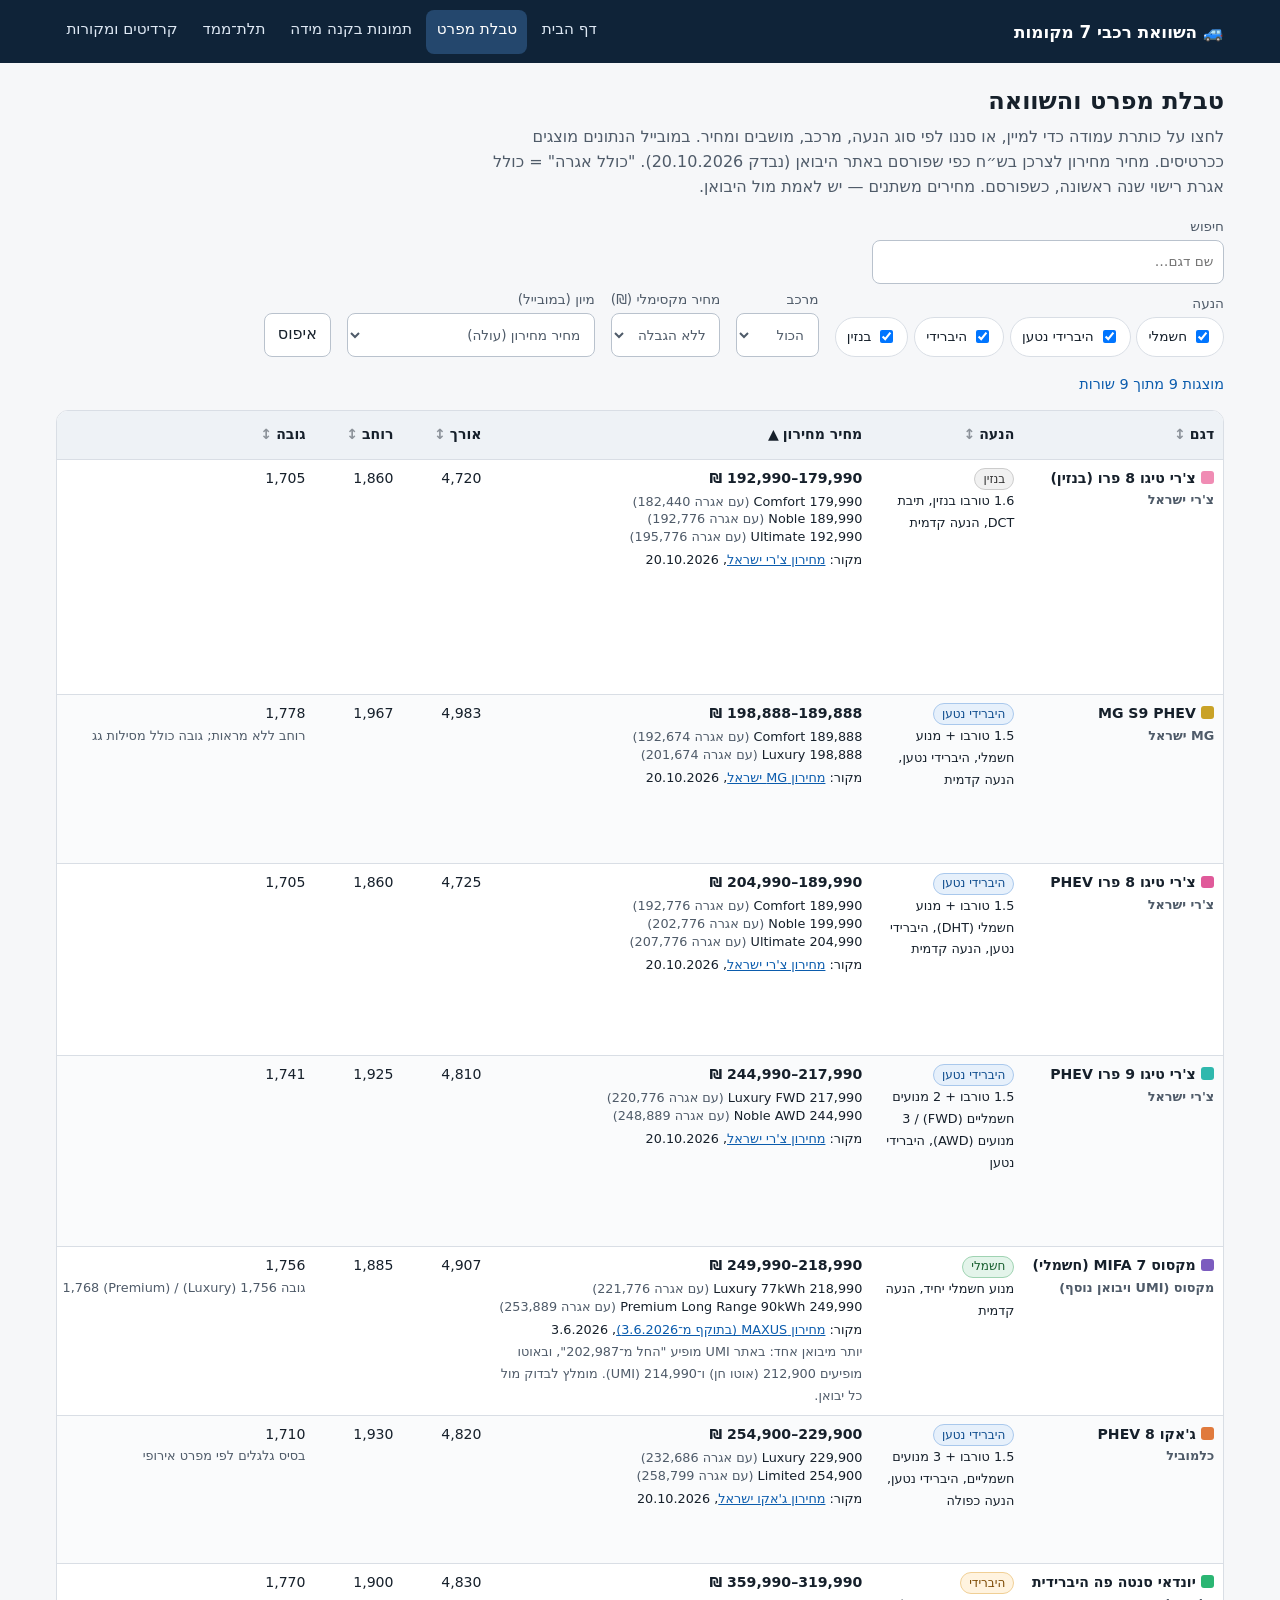
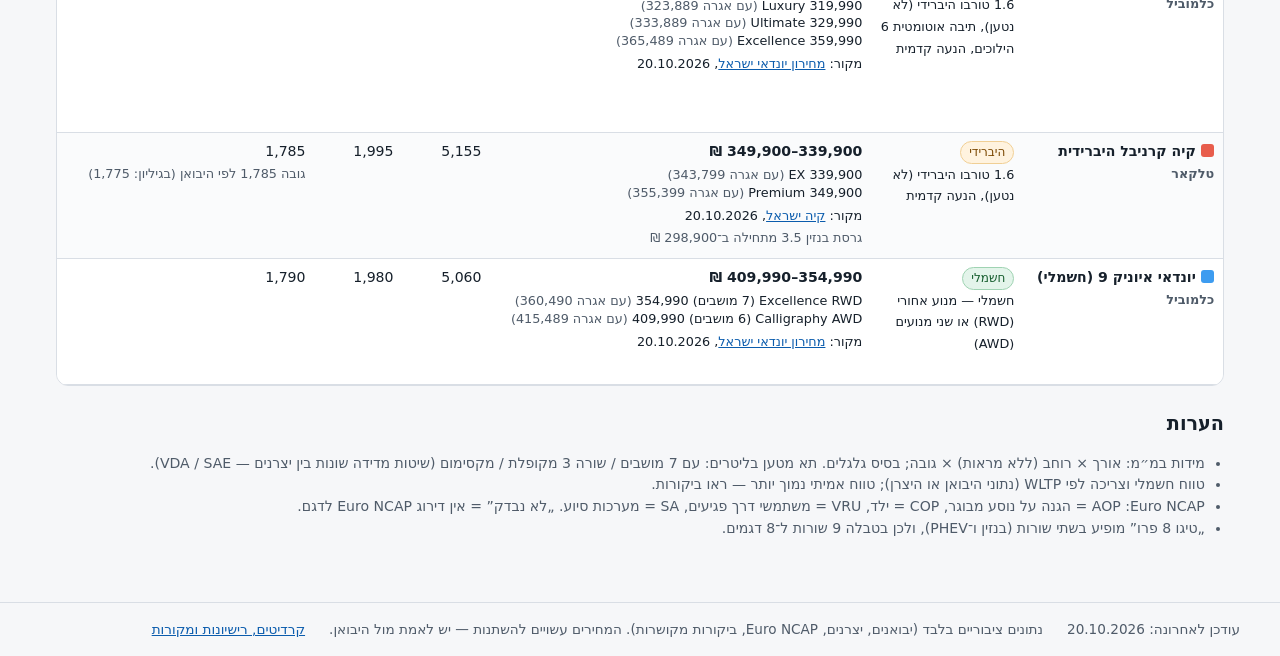
<file: specs.html>
<!DOCTYPE html>
<html lang="he" dir="rtl">
<head>
<meta charset="utf-8">
<meta name="viewport" content="width=device-width,initial-scale=1">
<title>טבלת מפרט והשוואה — רכבי 7 מקומות</title>
<meta name="description" content="טבלה ניתנת למיון וסינון: מידות, מושבים, הנעה, הספק, טווח וצריכה, תא מטען, מחיר מחירון, Euro NCAP וביקורות — עם מקורות.">
<meta name="theme-color" content="#0f2338">
<link rel="icon" href="data:image/svg+xml,%3Csvg xmlns='http://www.w3.org/2000/svg' viewBox='0 0 100 100'%3E%3Ctext y='.9em' font-size='90'%3E🚙%3C/text%3E%3C/svg%3E">
<link rel="stylesheet" href="assets/style.css">
<link rel="expect" href="#site-footer" blocking="render">
</head>
<body>
<a class="skip" href="#main">דילוג לתוכן</a>
<header class="site-header"><div class="wrap">
<a class="brand" href="./">🚙 השוואת רכבי 7 מקומות</a>
<nav aria-label="ניווט ראשי"><ul class="nav"><li><a href="./">דף הבית</a></li><li><a href="specs.html" aria-current="page">טבלת מפרט</a></li><li><a href="photos.html">תמונות בקנה מידה</a></li><li><a href="viewer3d.html">תלת־ממד</a></li><li><a href="credits.html">קרדיטים ומקורות</a></li></ul></nav>
</div></header>
<main id="main" class="wrap" tabindex="-1">
<h1>טבלת מפרט והשוואה</h1>
<p class="lead">לחצו על כותרת עמודה כדי למיין, או סננו לפי סוג הנעה, מרכב, מושבים ומחיר. במובייל הנתונים מוצגים ככרטיסים.
<span id="priceNote"></span></p>

<form id="filters" role="search" aria-label="סינון הטבלה" onsubmit="return false">
  <label class="qlabel">חיפוש
    <input type="search" id="q" placeholder="שם דגם…" autocomplete="off">
  </label>
<details id="filtersBox" open><summary>סינון ומיון</summary>
<div class="controls">
  <fieldset>
    <legend>הנעה</legend>
    <div class="chips" id="typeChips"></div>
  </fieldset>
  <label>מרכב
    <select id="body"><option value="">הכול</option><option value="SUV">SUV</option><option value="MPV">מיניוואן</option></select>
  </label>
  <label>מחיר מקסימלי (₪)
    <select id="maxPrice">
      <option value="">ללא הגבלה</option>
      <option value="200000">200,000</option>
      <option value="230000">230,000</option>
      <option value="260000">260,000</option>
      <option value="350000">350,000</option>
    </select>
  </label>
  <label>מיון (במובייל)
    <select id="sortSel"></select>
  </label>
  <button type="button" id="reset">איפוס</button>
</div>
</details>
</form>
<p class="status" id="count" role="status" aria-live="polite"></p>

<div class="table-wrap has-cards">
<table id="tbl">
  <caption class="sr-only">השוואת מפרט לרכבי 7 מקומות. לחיצה על כותרת ממיינת.</caption>
  <thead><tr id="thead"></tr></thead>
  <tbody id="tbody"></tbody>
</table>
</div>
<h2 class="sr-only">כרטיסי הרכבים</h2>
<div class="cards" id="cards"></div>
<script>/* assets/data.js */
/* נתוני השוואה — מקור: גיליון המחקר (נתונים ציבוריים בלבד) + אימות מול אתרי יבואן/יצרן, Euro NCAP. נבדק 20.10.2026 */
window.SITE = {
  updated: "20.10.2026",
  priceNote: "מחיר מחירון לצרכן בש״ח כפי שפורסם באתר היבואן (נבדק 20.10.2026). \"כולל אגרה\" = כולל אגרת רישוי שנה ראשונה, כשפורסם. מחירים משתנים — יש לאמת מול היבואן.",
  cars: [
  {
    id:"mgs9", name:"MG S9 PHEV", short:"MG S9", color:"#c9a227", type:"PHEV", body:"SUV",
    importer:"MG ישראל",
    L:4983, W:1967, H:1778, WB:2915, dimNote:"רוחב ללא מראות; גובה כולל מסילות גג",
    seats:7, layout:"2-3-2", row3:"שורה 3 מתאימה למבוגרים עד כ־1.80 מ׳ (Carwow); אין ISOFIX בשורה 3", row3Score:3,
    powertrain:"1.5 טורבו + מנוע חשמלי, היברידי נטען, הנעה קדמית",
    hp:299, hpNote:"299 כ״ס (220 קו״ט) משולב — מנוע בנזין 142 כ״ס + מנוע חשמלי 231 כ״ס. (בגיליון נרשם בטעות ~231 = הספק המנוע החשמלי בלבד)",
    zeroTo100:9.6,
    battery:24.7, evRange:100, consumption:null, energy:"טווח חשמלי 100 ק״מ WLTP · סוללה 24.7 קוט״ש LFP",
    dc:null, dcNote:"טעינת AC בלבד — אין טעינה מהירה DC",
    boot7:332, boot5:1026, bootMax:2093,
    trims:[{t:"Comfort",p:189888,pf:192674},{t:"Luxury",p:198888,pf:201674}],
    priceSrc:{label:"מחירון MG ישראל", url:"https://mg-israel.co.il/pricelist/mgs9/", date:"20.10.2026"},
    ncap:{stars:5, year:2025, aop:84, cop:85, vru:74, sa:77, url:"https://www.euroncap.com/assessments/mg/mgs9+phev/1203/"},
    reviewsIL:{text:"תמורה גבוהה למחיר, 7 מושבים אמיתיים ונסיעה שקטה; מתלים קשיחים ורעשי רוח. בדיקות טווח חשמלי בפועל: כ־75–92 ק״מ.",
      links:[["אוטו","https://www.auto.co.il/cars/mg/mgs9/"],["iCar מבחן דרכים","https://www.icar.co.il/test_drive/b1hlutvuzg/"],["וואלה! רכב","https://cars.walla.co.il/item/3826484/"]]},
    reviewsIntl:{text:"Carwow ומגזינים בריטיים: שקט ומרווח, שורה 3 שימושית למבוגרים; חסרון בולט — אין טעינת DC, ומנוע הבנזין רועש בהאצות כשהסוללה ריקה.",
      links:[["Carwow","https://www.carwow.co.uk/mg/s9"]]},
    issues:"אין DC; אין ISOFIX בשורה 3; דגם חדש — היסטוריית אמינות קצרה.",
    specSrc:[["חוברת MG S9 PHEV (MG UK, יוני 2026)","https://www.mg.co.uk/sites/default/files/2026-06/MGS9_Brochure_June_2026.pdf"],["MG ישראל","https://mg-israel.co.il/mgs9/"]]
  },
  {
    id:"tiggo8", name:"צ'רי טיגו 8 פרו (בנזין)", short:"טיגו 8 פרו", color:"#f08cb4", type:"ICE", body:"SUV",
    importer:"צ'רי ישראל",
    L:4720, W:1860, H:1705, WB:2710, dimNote:"",
    seats:7, layout:"2-3-2 (5+2)", row3:"שורה 3 מתאימה בעיקר לילדים", row3Score:1,
    powertrain:"1.6 טורבו בנזין, תיבת DCT, הנעה קדמית",
    hp:200, hpNote:"היבואן מציג \"147/5,000\" בעמודת כ״ס; זה ערך בקילוואט — 147 קו״ט ≈ 200 כ״ס",
    zeroTo100:null,
    battery:null, evRange:null, consumption:7.8, energy:"7.8 ל׳/100 ק״מ WLTP (≈12.8 ק״מ לליטר)",
    dc:null, dcNote:"—",
    boot7:193, boot5:1179, bootMax:null,
    trims:[{t:"Comfort",p:179990,pf:182440},{t:"Noble",p:189990,pf:192776},{t:"Ultimate",p:192990,pf:195776}],
    priceSrc:{label:"מחירון צ'רי ישראל", url:"https://cheryisrael.co.il/pricing/", date:"20.10.2026"},
    ncap:{stars:5, year:2025, aop:82, cop:85, vru:80, sa:78, url:"https://www.euroncap.com/assessments/chery/tiggo+8/1223ra/", note:"דירוג \"Chery Tiggo 8\" האירופי (נבדק על בסיס טיגו 7/8 אירופי; דורג 4★ ביולי 2025 ועודכן ל־5★ ב־15.10.2025). ייתכנו הבדלים מהגרסה הישראלית."},
    reviewsIL:{text:"מאובזר ובמחיר נמוך יחסית; שורה 3 (5+2) לילדים.", links:[["אוטו","https://www.auto.co.il/cars/chery/tiggo-8-pro/"]]},
    reviewsIntl:{text:"What Car (Tiggo 8): מחיר ואבזור אטרקטיביים; מתחרים נוחים ומהנים יותר לנהיגה.", links:[["What Car","https://www.whatcar.com/chery/tiggo-8/estate/review/n28158"]]},
    issues:"תלונות על הנדסת אנוש ומתגים; אין דיווח שיטתי על תקלות מנוע.",
    specSrc:[["מפרט טכני טיגו 8 פרו (צ'רי ישראל)","https://cheryisrael.co.il/TechSpecs/Chery-Tiggo8-Brochure.pdf"]]
  },
  {
    id:"tiggo8phev", model3d:"tiggo8", photo:"tiggo8", name:"צ'רי טיגו 8 פרו PHEV", short:"טיגו 8 פרו PHEV", color:"#e05a9a", type:"PHEV", body:"SUV",
    importer:"צ'רי ישראל",
    L:4725, W:1860, H:1705, WB:2710, dimNote:"",
    seats:7, layout:"2-3-2 (5+2)", row3:"שורה 3 לילדים", row3Score:1,
    powertrain:"1.5 טורבו + מנוע חשמלי (DHT), היברידי נטען, הנעה קדמית",
    hp:null, hpText:"143 + 204", hpNote:"מנוע בנזין 143 כ״ס + מנוע חשמלי 204 כ״ס; היבואן אינו מפרסם הספק משולב (הסכום ~347 בגיליון אינו נתון רשמי)",
    zeroTo100:9.0,
    battery:18.3, evRange:90, consumption:2.5, energy:"טווח חשמלי 90 ק״מ WLTP · 2.5 ל׳/100 ק״מ משוקלל · סוללה 18.3 קוט״ש",
    dc:40, dcNote:"AC 6.6 / DC 40 קו״ט",
    boot7:193, boot5:1179, bootMax:null,
    trims:[{t:"Comfort",p:189990,pf:192776},{t:"Noble",p:199990,pf:202776},{t:"Ultimate",p:204990,pf:207776}],
    priceSrc:{label:"מחירון צ'רי ישראל", url:"https://cheryisrael.co.il/pricing/", date:"20.10.2026"},
    ncap:{stars:5, year:2025, aop:82, cop:85, vru:80, sa:78, url:"https://www.euroncap.com/assessments/chery/tiggo+8/1223ra/", note:"דירוג \"Chery Tiggo 8\" האירופי (הרכב שנבדק: טיגו 7 PHEV). ייתכנו הבדלים מהגרסה הישראלית."},
    reviewsIL:{text:"וואלה! (14.3.2025): 8/10 — אבזור, ביצועים, צריכה ומחיר; חולשות: הנדסת אנוש, שורה 3 לילדים, התנהגות כביש. טווח חשמלי בפועל כ־65–70 ק״מ.",
      links:[["וואלה! רכב","https://cars.walla.co.il/item/3734016"],["iCar","https://www.icar.co.il/test_drive/rj86tf9eel/"],["פלאגמג","https://www.plugmag.co.il/chery-tiggo-8-pro-phev-2025-review/"]]},
    reviewsIntl:{text:"What Car (Tiggo 8): תמורה טובה כ־PHEV; מעשיות ונהיגה פחות טובות מהמתחרים האירופיים.", links:[["What Car","https://www.whatcar.com/chery/tiggo-8/estate/review/n28158"]]},
    issues:"PHEV חדש יחסית בישראל (2025) — היסטוריית בעלים מוגבלת.",
    specSrc:[["חוברת טיגו 8 פרו PHEV (צ'רי ישראל)","https://cheryisrael.co.il/models/tiggo8pro-phev/"]]
  },
  {
    id:"tiggo9", name:"צ'רי טיגו 9 פרו PHEV", short:"טיגו 9 פרו", color:"#2fb8ad", type:"PHEV", body:"SUV",
    importer:"צ'רי ישראל",
    L:4810, W:1925, H:1741, WB:2800, dimNote:"",
    seats:7, layout:"2-3-2", row3:"שורה 3 לילדים/מבוגרים קצרים (לפי ביקורות על התאום ג'אקו 8)", row3Score:2,
    powertrain:"1.5 טורבו + 2 מנועים חשמליים (FWD) / 3 מנועים (AWD), היברידי נטען",
    hp:306, hpText:"306 / ≈428", hpNote:"Luxury FWD: ‏306 כ״ס משולב (143+102+122). Noble AWD: מוסיף מנוע אחורי 238 כ״ס; הספק משולב לא פורסם ע״י היבואן — ≈428 כ״ס כמו התאום ג'אקו 8",
    zeroTo100:8.9, zeroNote:"FWD 8.9 / AWD 5.4",
    battery:18.3, evRange:75, consumption:0.5, energy:"FWD: 75 ק״מ חשמלי, 0.5 ל׳/100, ‏18.3 קוט״ש · AWD: ‏148 ק״מ, 1.7 ל׳/100, ‏34.46 קוט״ש (WLTP, נתוני היבואן)",
    dc:60.7, dcNote:"DC ‏60.7 (FWD) / 71 קו״ט (AWD)",
    boot7:143, boot5:819, bootMax:2065,
    trims:[{t:"Luxury FWD",p:217990,pf:220776},{t:"Noble AWD",p:244990,pf:248889}],
    priceSrc:{label:"מחירון צ'רי ישראל", url:"https://cheryisrael.co.il/pricing/", date:"20.10.2026"},
    ncap:{stars:null, note:"לא נבדק ב־Euro NCAP", url:"https://www.euroncap.com/en/ratings-rewards/latest-safety-ratings/"},
    reviewsIL:{text:"אין עדיין מבחן מקיף בישראל; אוטו בחן את התאום הטכני ג'אקו 8 (אותה מערכת הנעה ב־AWD).", links:[["אוטו — מבחן ג'אקו 8","https://www.auto.co.il/articles/test-drives/road-tests/jaecoo-8-test-drive/"]]},
    reviewsIntl:{text:"Autocar על ג'אקו 8 (פלטפורמה והנעה קרובות): PHEV שקט ומהיר; שורה 3 לילדים.", links:[["Autocar — Jaecoo 8","https://www.autocar.co.uk/car-review/jaecoo/8"]]},
    issues:"חדש בישראל; לפי אוטו, בתאום ג'אקו 8 תוקן בעדכון תוכנה באג של ריקון סוללה נמוך.",
    specSrc:[["חוברת טיגו 9 פרו PHEV (צ'רי ישראל)","https://cheryisrael.co.il/models/tiggo-9-phev/"],["oto.org.il (מצטט את היבואן)","https://www.oto.org.il/"]]
  },
  {
    id:"jaecoo8", name:"ג'אקו 8 PHEV", short:"ג'אקו 8", color:"#e07a3d", type:"PHEV", body:"SUV",
    importer:"כלמוביל",
    L:4820, W:1930, H:1710, WB:2820, dimNote:"בסיס גלגלים לפי מפרט אירופי",
    seats:7, layout:"2-3-2", row3:"שורה 3 לילדים", row3Score:1,
    powertrain:"1.5 טורבו + 3 מנועים חשמליים, היברידי נטען, הנעה כפולה",
    hp:428, hpNote:"428 כ״ס (315 קו״ט) משולב — לפי Jaecoo ספרד; החוברת הישראלית מפרטת מנוע 143 + מנועים 102/122/238",
    zeroTo100:5.8,
    battery:34.46, evRange:134, consumption:2.1, energy:"טווח חשמלי 134 ק״מ WLTP · 2.1 ל׳/100 · סוללה 34.46 קוט״ש",
    dc:70, dcNote:"DC 70 קו״ט",
    boot7:200, boot5:738, bootMax:2021,
    trims:[{t:"Luxury",p:229900,pf:232686},{t:"Limited",p:254900,pf:258799}],
    priceSrc:{label:"מחירון ג'אקו ישראל", url:"https://jaecoo.co.il/prices-list/", date:"20.10.2026"},
    ncap:{stars:null, note:"לא נבדק ב־Euro NCAP", url:"https://www.euroncap.com/en/ratings-rewards/latest-safety-ratings/"},
    reviewsIL:{text:"אוטו (2.12.2025): הרבה אבזור וכוח לשקל; טווח חשמלי במבחן כ־115 ק״מ (מול 134); שורה 3 לילדים; הנדסת אנוש מסורבלת; עדכון תוכנה תיקן זחילה בסוללה ריקה.",
      links:[["אוטו","https://www.auto.co.il/articles/test-drives/road-tests/jaecoo-8-test-drive/"],["וואלה! רכב","https://cars.walla.co.il/item/3812706"],["פלאגמג","https://www.plugmag.co.il/jaecoo-8-phev-in-israel/"]]},
    reviewsIntl:{text:"Autocar: שקט ומהיר, כיול מתלים רך; שורה 3 לילדים.", links:[["Autocar","https://www.autocar.co.uk/car-review/jaecoo/8"]]},
    issues:"הושק בסוף 2025 — מעט היסטוריה; באג ניהול סוללה תוקן בעדכון תוכנה (לפי אוטו).",
    specSrc:[["ג'אקו ישראל","https://jaecoo.co.il/models/jaecoo8/"],["Jaecoo ספרד — הספק משולב","https://www.omodajaecoo.es/"]]
  },
  {
    id:"mifa7", name:"מקסוס MIFA 7 (חשמלי)", short:"מיפא 7", color:"#7c5cbf", type:"EV", body:"MPV",
    importer:"מקסוס (UMI ויבואן נוסף)",
    L:4907, W:1885, H:1756, WB:2975, dimNote:"גובה 1,756 (Luxury) / 1,768 (Premium)",
    seats:7, layout:"2-2-3", row3:"מיניוואן — כניסה בדלתות הזזה; שורה 3 מרווחת יחסית", row3Score:3,
    powertrain:"מנוע חשמלי יחיד, הנעה קדמית",
    hp:245, hpNote:"245 כ״ס",
    zeroTo100:8.7,
    battery:77, evRange:410, consumption:null, energy:"Luxury: 77 קוט״ש, 410 ק״מ · Premium LR: 90 קוט״ש, 480 ק״מ (WLTP)",
    dc:130, dcNote:"AC 11 / DC 130 קו״ט",
    boot7:280, boot5:760, bootMax:null,
    trims:[{t:"Luxury 77kWh",p:218990,pf:221776},{t:"Premium Long Range 90kWh",p:249990,pf:253889}],
    priceSrc:{label:"מחירון MAXUS (בתוקף מ־3.6.2026)", url:"https://maxusofficial.co.il/", date:"3.6.2026", note:"יותר מיבואן אחד: באתר UMI מופיע \"החל מ־202,987\", ובאוטו מופיעים 212,900 (אוטו חן) ו־214,990 (UMI). מומלץ לבדוק מול כל יבואן."},
    ncap:{stars:5, year:2024, aop:92, cop:87, vru:81, sa:75, url:"https://www.euroncap.com/assessments/maxus/mifa-7/1060/"},
    reviewsIL:{text:"אוטו: מרווח, אבזור ובטיחות; טווח מעשי כ־360 ק״מ (כ־400 בנהיגה רגועה); טעינת DC בפועל כ־110 קו״ט.",
      links:[["אוטו","https://www.auto.co.il/articles/test-drives/road-tests/137870/"],["וואלה! רכב","https://cars.walla.co.il/item/3716166"],["אוטומג","https://www.automag.co.il/maxus-mifa-7-review-israel/"]]},
    reviewsIntl:{text:"דירוג Euro NCAP גבוה במיוחד בהגנת נוסעים (92%). ביקורות אירופיות עוסקות בעיקר באח הגדול MIFA 9.", links:[["Euro NCAP","https://www.euroncap.com/assessments/maxus/mifa-7/1060/"]]},
    issues:"מותג חדש יחסית בישראל — כדאי לבדוק שירות וחלפים.",
    specSrc:[["UMI מקסוס — מפרט MIFA 7","https://www.umimaxus.co.il/"]]
  },
  {
    id:"santafe", name:"יונדאי סנטה פה היברידית", short:"סנטה פה", color:"#2bb673", type:"HEV", body:"SUV",
    importer:"כלמוביל",
    L:4830, W:1900, H:1770, WB:2815, dimNote:"",
    seats:7, layout:"2-3-2", row3:"שורה 3 צפופה (Car and Driver)", row3Score:2,
    powertrain:"1.6 טורבו היברידי (לא נטען), תיבה אוטומטית 6 הילוכים, הנעה קדמית",
    hp:238, hpNote:"238 כ״ס משולב (חוברת היבואן)",
    zeroTo100:null,
    battery:null, evRange:null, consumption:6.7, energy:"6.7–6.8 ל׳/100 ק״מ",
    dc:null, dcNote:"—",
    boot7:null, boot5:628, bootMax:1949, bootNote:"נפח עם 7 מושבים לא פורסם ע״י היבואן",
    trims:[{t:"Luxury",p:319990,pf:323889},{t:"Ultimate",p:329990,pf:333889},{t:"Excellence",p:359990,pf:365489}],
    priceSrc:{label:"מחירון יונדאי ישראל", url:"https://www.hyundaimotors.co.il/prices", date:"20.10.2026"},
    ncap:{stars:4, year:2024, aop:84, cop:88, vru:70, sa:69, url:"https://www.euroncap.com/assessments/hyundai/santa+fe/1078/", note:"4★ בציוד סטנדרטי; 5★ עם חבילת בטיחות (VRU 77, SA 79)"},
    reviewsIL:{text:"מרווח, מערכת היברידית חזקה.", links:[["אוטו","https://www.auto.co.il/cars/hyundai/santa-fe/"]]},
    reviewsIntl:{text:"Car and Driver ‏(9/10): עיצוב ייחודי, צריכה טובה, אבזור נדיב; האצה איטית, כביש לא מלהיב, שורה 3 צפופה.", links:[["Car and Driver","https://www.caranddriver.com/hyundai/santa-fe-hybrid-2026"]]},
    issues:"דור חדש — היסטוריה קצרה.",
    specSrc:[["חוברת סנטה פה היברידית (יונדאי ישראל)","https://www.hyundaimotors.co.il/models/santa-fe-hybrid"]]
  },
  {
    id:"carnival", name:"קיה קרניבל היברידית", short:"קרניבל", color:"#e85d4c", type:"HEV", body:"MPV",
    importer:"טלקאר",
    L:5155, W:1995, H:1785, WB:3090, dimNote:"גובה 1,785 לפי היבואן (בגיליון: 1,775)",
    seats:8, layout:"2-3-3", row3:"מיניוואן גדול — שורה 3 למבוגרים; Car and Driver הכניס 14 מזוודות טרולי מאחורי שורה 3 (גרסת V6)", row3Score:3,
    powertrain:"1.6 טורבו היברידי (לא נטען), הנעה קדמית",
    hp:245, hpNote:"245 כ״ס משולב (קיה ישראל)",
    zeroTo100:null,
    battery:null, evRange:null, consumption:7.1, energy:"7.1 ל׳/100 ק״מ",
    dc:null, dcNote:"—",
    boot7:627, boot5:1665, bootMax:2827, bootNote:"נפח מאחורי שורה 3 (8 מושבים)",
    trims:[{t:"EX",p:339900,pf:343799},{t:"Premium",p:349900,pf:355399}],
    priceSrc:{label:"קיה ישראל", url:"https://kia-israel.co.il/", date:"20.10.2026", note:"גרסת בנזין 3.5 מתחילה ב־298,900 ₪"},
    ncap:{stars:null, note:"לא נבדק ב־Euro NCAP", url:"https://www.euroncap.com/en/ratings-rewards/latest-safety-ratings/"},
    reviewsIL:{text:"המיניוואן המרווח בקבוצה.", links:[["אוטו","https://www.auto.co.il/cars/kia/carnival/"]]},
    reviewsIntl:{text:"Car and Driver ‏(9/10, Editors' Choice): ההיברידית שומרת על המעשיות, הנוחות והעידון של גרסת הבנזין עם צריכה טובה יותר; חסרונות: אין הנעה כפולה, מושבי ה־VIP בשורה 2 אינם נשלפים.", links:[["Car and Driver","https://www.caranddriver.com/kia/carnival-2025"]]},
    issues:"דור היברידי חדש יחסית.",
    specSrc:[["מפרט קרניבל (קיה ישראל)","https://kia-israel.co.il/"]]
  },
  {
    id:"ioniq9", name:"יונדאי איוניק 9 (חשמלי)", short:"איוניק 9", color:"#3d9cf0", type:"EV", body:"SUV",
    importer:"כלמוביל",
    L:5060, W:1980, H:1790, WB:3130, dimNote:"",
    seats:7, layout:"2-3-2 (Excellence) / 2-2-2 (Calligraphy)", row3:"שורה 3 שמישה; Car and Driver: 6 מזוודות טרולי מאחורי שורה 3", row3Score:3,
    powertrain:"חשמלי — מנוע אחורי (RWD) או שני מנועים (AWD)",
    hp:214, hpText:"214 / 422", hpNote:"Excellence RWD ‏214 כ״ס · Calligraphy AWD ‏422 כ״ס",
    zeroTo100:null,
    battery:110.3, evRange:620, consumption:null, energy:"סוללה 110.3 קוט״ש · RWD עד 620 ק״מ / AWD עד 600 ק״מ (WLTP)",
    dc:350, dcNote:"DC עד 350 קו״ט · 10–80% ב־24 דק׳",
    boot7:338, boot5:908, bootMax:2419, bootNote:"תא מטען קדמי 88 (RWD) / 52 (AWD) ל׳",
    trims:[{t:"Excellence RWD (7 מושבים)",p:354990,pf:360490},{t:"Calligraphy AWD (6 מושבים)",p:409990,pf:415489}],
    priceSrc:{label:"מחירון יונדאי ישראל", url:"https://www.hyundaimotors.co.il/prices", date:"20.10.2026"},
    ncap:{stars:5, year:2025, aop:84, cop:87, vru:77, sa:83, url:"https://www.euroncap.com/assessments/hyundai/ioniq+9/1157/"},
    reviewsIL:{text:"טרם פורסם מבחן דרכים ישראלי מקיף (נכון ל־20.10.2026); דף הדגם באתר אוטו כולל מפרט ומחירון.", links:[["אוטו","https://www.auto.co.il/cars/hyundai/ioniq-9/"]]},
    reviewsIntl:{text:"Car and Driver ‏(9.5/10, Editors' Choice): תא נוסעים שקט מאוד, מרווח לאנשים ולמטען; חסרונות: חלק מהחומרים, פער מחיר גבוה מול פאליסייד.", links:[["Car and Driver","https://www.caranddriver.com/hyundai/ioniq-9-2026"]]},
    issues:"דגם חדש — אין עדיין היסטוריה בישראל.",
    specSrc:[["חוברת איוניק 9 (יונדאי ישראל)","https://www.hyundaimotors.co.il/models/ioniq9/"]]
  }
  ],
  corrections:[
    "MG S9: הספק משולב 299 כ״ס (220 קו״ט) — לא ~231 כ״ס (231 הוא הספק המנוע החשמלי בלבד).",
    "קיה קרניבל: גובה 1,785 מ״מ לפי קיה ישראל (בגיליון ובמודל התלת־ממד המקורי: 1,775).",
    "צ'רי טיגו 9 פרו: תא מטען 143 ל׳ עם 7 מושבים (בגיליון: ~193–200); טווח חשמלי 75/148 ק״מ אומת מול היבואן.",
    "צ'רי טיגו 8 פרו בנזין: \"147\" במפרט היבואן הוא קילוואט (≈200 כ״ס), לא כוחות סוס.",
    "צ'רי טיגו 8 פרו PHEV: אין הספק משולב רשמי — הצגנו 143+204 כ״ס במקום הסכום ~347.",
    "Euro NCAP לטיגו 8: דורג מחדש ל־5★ ב־15.10.2025 (במקור 4★, יולי 2025); מבוסס על הדגם האירופי.",
    "מקסוס MIFA 7: מחירון רשמי 218,990/249,990 ₪ (3.6.2026); קיימים יבואנים נוספים במחירים שונים."
  ]
};
</script>
<script>/* assets/specs.js */
(function(){
'use strict';
var S=window.SITE, cars=S.cars;
var nf=new Intl.NumberFormat('he-IL');
function n(v){return v==null?'—':nf.format(v);}
function esc(s){return String(s==null?'':s).replace(/[&<>"]/g,function(c){return {'&':'&amp;','<':'&lt;','>':'&gt;','"':'&quot;'}[c];});}
var TYPE_LABEL={EV:'חשמלי',PHEV:'היברידי נטען',HEV:'היברידי',ICE:'בנזין'};
function minPrice(c){return Math.min.apply(null,c.trims.map(function(t){return t.p;}));}
function maxPrice(c){return Math.max.apply(null,c.trims.map(function(t){return t.p;}));}
function stars(k){if(!k.stars)return '<span class="muted">'+esc(k.note||'לא נבדק')+'</span>';
  var s='★★★★★'.slice(0,k.stars)+'☆☆☆☆☆'.slice(0,5-k.stars);
  return '<span class="stars" aria-label="'+k.stars+' כוכבים">'+s+'</span> <span class="small">'+k.year+'</span><br><span class="small num">AOP '+k.aop+'% · COP '+k.cop+'% · VRU '+k.vru+'% · SA '+k.sa+'%</span>'+(k.note?'<br><span class="small muted">'+esc(k.note)+'</span>':'')+'<br><a class="small" href="'+k.url+'" target="_blank" rel="noopener">Euro NCAP</a>';}
function links(arr){return arr.map(function(l){return '<a href="'+l[1]+'" target="_blank" rel="noopener">'+esc(l[0])+'</a>';}).join(' · ');}
function priceCell(c){
  var lo=minPrice(c),hi=maxPrice(c),ps=c.priceSrc;
  var rows=c.trims.map(function(t){return '<li><span>'+esc(t.t)+'</span> <span class="num">'+n(t.p)+'</span>'+(t.pf?' <span class="muted num">(עם אגרה '+n(t.pf)+')</span>':'')+'</li>';}).join('');
  return '<b class="num">'+n(lo)+(hi!==lo?'–'+n(hi):'')+' ₪</b><ul class="trims">'+rows+'</ul><span class="small">מקור: <a href="'+ps.url+'" target="_blank" rel="noopener">'+esc(ps.label)+'</a>, '+esc(ps.date)+'</span>'+(ps.note?'<br><span class="small muted">'+esc(ps.note)+'</span>':'');
}
function hpCell(c){return '<b class="num">'+(c.hpText||n(c.hp))+'</b> כ״ס<br><span class="small muted">'+esc(c.hpNote)+'</span>';}
function bootCell(c){return '<span class="num">'+n(c.boot7)+' / '+n(c.boot5)+' / '+n(c.bootMax)+'</span>'+(c.bootNote?'<br><span class="small muted">'+esc(c.bootNote)+'</span>':'');}
function reviewCell(c){
  return '<details><summary>ביקורות ובעיות ידועות</summary>'+
   '<p class="small"><b>בישראל:</b> '+esc(c.reviewsIL.text)+'<br>'+links(c.reviewsIL.links)+'</p>'+
   '<p class="small"><b>בעולם:</b> '+esc(c.reviewsIntl.text)+'<br>'+links(c.reviewsIntl.links)+'</p>'+
   '<p class="small"><b>לתשומת לב:</b> '+esc(c.issues)+'</p>'+
   '<p class="small"><b>מקורות מפרט:</b> '+links(c.specSrc)+'</p></details>';
}
var COLS=[
 {k:'name',label:'דגם',sort:function(c){return c.name;},cell:function(c){return '<span class="car-name"><span class="swatch" style="background:'+c.color+'" aria-hidden="true"></span>'+esc(c.name)+'</span><br><span class="small muted">'+esc(c.importer)+'</span>';}},
 {k:'type',label:'הנעה',sort:function(c){return c.type;},cell:function(c){return '<span class="badge '+c.type+'">'+TYPE_LABEL[c.type]+'</span><br><span class="small">'+esc(c.powertrain)+'</span>';}},
 {k:'price',label:'מחיר מחירון',sort:minPrice,cell:priceCell},
 {k:'L',label:'אורך',sort:function(c){return c.L;},num:1,cell:function(c){return '<span class="num">'+n(c.L)+'</span>';}},
 {k:'W',label:'רוחב',sort:function(c){return c.W;},num:1,cell:function(c){return '<span class="num">'+n(c.W)+'</span>';}},
 {k:'H',label:'גובה',sort:function(c){return c.H;},num:1,cell:function(c){return '<span class="num">'+n(c.H)+'</span>'+(c.dimNote?'<br><span class="small muted">'+esc(c.dimNote)+'</span>':'');}},
 {k:'WB',label:'בסיס גלגלים',sort:function(c){return c.WB;},num:1,cell:function(c){return '<span class="num">'+n(c.WB)+'</span>';}},
 {k:'seats',label:'מושבים / שורה 3',sort:function(c){return c.seats*10+c.row3Score;},cell:function(c){return '<b>'+c.seats+'</b> ('+esc(c.layout)+')<br><span class="small">'+esc(c.row3)+'</span>';}},
 {k:'hp',label:'הספק',sort:function(c){return c.hp;},cell:hpCell},
 {k:'z',label:'0–100 (שנ׳)',sort:function(c){return c.zeroTo100;},num:1,cell:function(c){return '<span class="num">'+(c.zeroNote?esc(c.zeroNote):(c.zeroTo100==null?'—':c.zeroTo100))+'</span>';}},
 {k:'ev',label:'טווח / צריכה',sort:function(c){return c.evRange;},cell:function(c){return '<span class="small">'+esc(c.energy)+'</span>';}},
 {k:'dc',label:'טעינה מהירה',sort:function(c){return c.dc;},cell:function(c){return '<span class="small">'+esc(c.dcNote)+'</span>';}},
 {k:'boot',label:'תא מטען (ל׳) 7 / 5 / מקס׳',sort:function(c){return c.boot7;},cell:bootCell},
 {k:'ncap',label:'Euro NCAP',sort:function(c){return c.ncap.stars?c.ncap.stars*1000+c.ncap.aop:null;},cell:function(c){return stars(c.ncap);}},
 {k:'rev',label:'ביקורות',cell:reviewCell}
];
var state={sort:'price',dir:1,q:'',types:{EV:1,PHEV:1,HEV:1,ICE:1},body:'',max:''};
var thead=document.getElementById('thead');
thead.innerHTML=COLS.map(function(c){
  if(!c.sort)return '<th scope="col">'+c.label+'</th>';
  return '<th scope="col" data-k="'+c.k+'" aria-sort="none"><button type="button" class="sort" data-k="'+c.k+'">'+c.label+'<span class="arr" aria-hidden="true"></span></button></th>';
}).join('');
var sortSel=document.getElementById('sortSel');
COLS.filter(function(c){return c.sort;}).forEach(function(c){
  ['1','-1'].forEach(function(d){var o=document.createElement('option');o.value=c.k+'|'+d;o.textContent=c.label+(d==='1'?' (עולה)':' (יורד)');sortSel.appendChild(o);});
});
var chips=document.getElementById('typeChips');
chips.innerHTML=Object.keys(TYPE_LABEL).map(function(t){return '<label><input type="checkbox" value="'+t+'" checked> '+TYPE_LABEL[t]+'</label>';}).join('');
document.getElementById('priceNote').textContent=S.priceNote;
function filtered(){
  var q=state.q.trim().toLowerCase();
  return cars.filter(function(c){
    if(!state.types[c.type])return false;
    if(state.body&&c.body!==state.body)return false;
    if(state.max&&minPrice(c)>+state.max)return false;
    if(q&&(c.name+' '+c.short+' '+c.importer).toLowerCase().indexOf(q)<0)return false;
    return true;
  });
}
function sorted(list){
  var col=COLS.filter(function(c){return c.k===state.sort;})[0];
  return list.slice().sort(function(a,b){
    var x=col.sort(a),y=col.sort(b);
    if(x==null&&y==null)return 0; if(x==null)return 1; if(y==null)return -1;
    if(typeof x==='string')return x.localeCompare(y,'he')*state.dir;
    return (x-y)*state.dir;
  });
}
function render(){
  var list=sorted(filtered());
  document.getElementById('tbody').innerHTML=list.map(function(c){
    return '<tr>'+COLS.map(function(col,i){return (i===0?'<th scope="row">':'<td'+(col.num?' class="num"':'')+'>')+col.cell(c)+(i===0?'</th>':'</td>');}).join('')+'</tr>';
  }).join('')||'<tr><td colspan="'+COLS.length+'">אין רכבים התואמים לסינון.</td></tr>';
  document.getElementById('cards').innerHTML=list.map(function(c){
    return '<article class="card"><h3><span class="swatch" style="background:'+c.color+'" aria-hidden="true"></span>'+esc(c.name)+' <span class="badge '+c.type+'">'+TYPE_LABEL[c.type]+'</span></h3>'+
     '<dl class="kv"><dt>מחיר</dt><dd>'+priceCell(c)+'</dd>'+
     '<dt>מידות</dt><dd class="num">'+n(c.L)+' × '+n(c.W)+' × '+n(c.H)+' · בסיס '+n(c.WB)+(c.dimNote?'<br><span class="small muted">'+esc(c.dimNote)+'</span>':'')+'</dd>'+
     '<dt>מושבים</dt><dd><b>'+c.seats+'</b> ('+esc(c.layout)+') — '+esc(c.row3)+'</dd>'+
     '<dt>הנעה</dt><dd>'+esc(c.powertrain)+'</dd>'+
     '<dt>הספק</dt><dd>'+hpCell(c)+'</dd>'+
     '<dt>0–100</dt><dd>'+(c.zeroNote?esc(c.zeroNote):(c.zeroTo100==null?'—':c.zeroTo100+' שנ׳'))+'</dd>'+
     '<dt>טווח / צריכה</dt><dd>'+esc(c.energy)+'</dd>'+
     '<dt>טעינה</dt><dd>'+esc(c.dcNote)+'</dd>'+
     '<dt>תא מטען</dt><dd>'+bootCell(c)+'</dd>'+
     '<dt>Euro NCAP</dt><dd>'+stars(c.ncap)+'</dd></dl>'+reviewCell(c)+'</article>';
  }).join('')||'<p>אין רכבים התואמים לסינון.</p>';
  document.querySelectorAll('#thead th[data-k]').forEach(function(th){
    th.setAttribute('aria-sort',th.dataset.k===state.sort?(state.dir===1?'ascending':'descending'):'none');
  });
  sortSel.value=state.sort+'|'+state.dir;
  document.getElementById('count').textContent='מוצגות '+list.length+' מתוך '+cars.length+' שורות';
}
thead.addEventListener('click',function(e){var b=e.target.closest('button.sort');if(!b)return;var k=b.dataset.k;if(state.sort===k)state.dir=-state.dir;else{state.sort=k;state.dir=1;}render();});
sortSel.addEventListener('change',function(){var p=sortSel.value.split('|');state.sort=p[0];state.dir=+p[1];render();});
document.getElementById('q').addEventListener('input',function(e){state.q=e.target.value;render();});
chips.addEventListener('change',function(e){state.types[e.target.value]=e.target.checked?1:0;render();});
document.getElementById('body').addEventListener('change',function(e){state.body=e.target.value;render();});
document.getElementById('maxPrice').addEventListener('change',function(e){state.max=e.target.value;render();});
document.getElementById('reset').addEventListener('click',function(){
  state={sort:'price',dir:1,q:'',types:{EV:1,PHEV:1,HEV:1,ICE:1},body:'',max:''};
  document.getElementById('filters').reset(); chips.querySelectorAll('input').forEach(function(i){i.checked=true;}); render();
});
if(window.matchMedia('(max-width:760px)').matches)document.getElementById('filtersBox').open=false;
render();
})();
</script>

<section aria-labelledby="notes-h">
<h2 id="notes-h">הערות</h2>
<ul class="plain note">
  <li>מידות במ״מ: אורך × רוחב (ללא מראות) × גובה; בסיס גלגלים. תא מטען בליטרים: עם 7 מושבים / שורה 3 מקופלת / מקסימום (שיטות מדידה שונות בין יצרנים — VDA / SAE).</li>
  <li>טווח חשמלי וצריכה לפי WLTP (נתוני היבואן או היצרן); טווח אמיתי נמוך יותר — ראו ביקורות.</li>
  <li>Euro NCAP: ‏AOP = הגנה על נוסע מבוגר, COP = ילד, VRU = משתמשי דרך פגיעים, SA = מערכות סיוע. „לא נבדק” = אין דירוג Euro NCAP לדגם.</li>
  <li>„טיגו 8 פרו” מופיע בשתי שורות (בנזין ו־PHEV), ולכן בטבלה 9 שורות ל־8 דגמים.</li>
</ul>
</section>
</main>
<footer class="site-footer" id="site-footer"><div class="wrap">
<span>עודכן לאחרונה: <time datetime="2026-10-20">20.10.2026</time></span>
<span>נתונים ציבוריים בלבד (יבואנים, יצרנים, Euro NCAP, ביקורות מקושרות). המחירים עשויים להשתנות — יש לאמת מול היבואן.</span>
<span><a href="credits.html">קרדיטים, רישיונות ומקורות</a></span>
</div></footer>
</body>
</html>
</file>
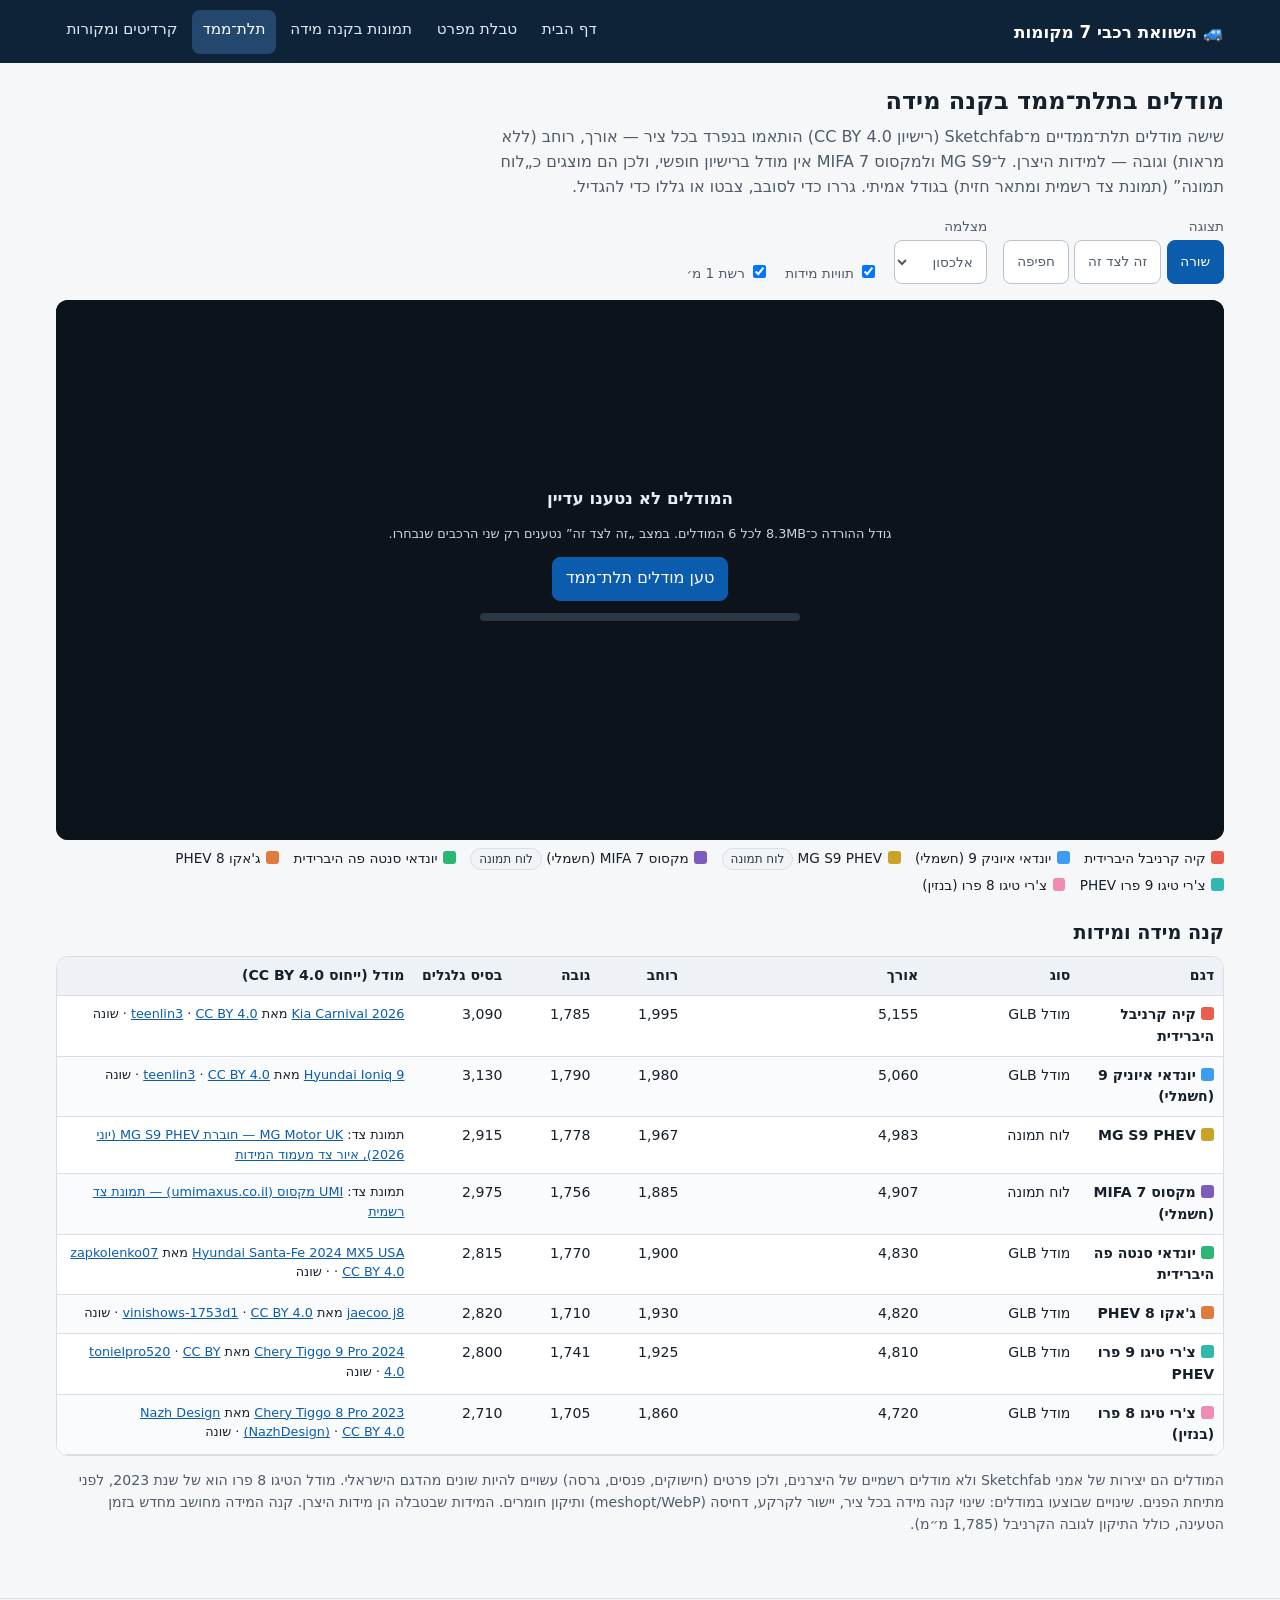
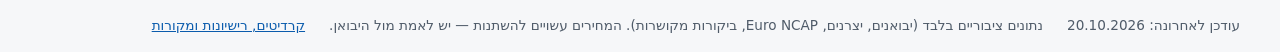
<file: viewer3d.html>
<!DOCTYPE html>
<html lang="he" dir="rtl">
<head>
<meta charset="utf-8">
<meta name="viewport" content="width=device-width,initial-scale=1">
<title>מודלים בתלת־ממד בקנה מידה — רכבי 7 מקומות</title>
<meta name="description" content="מודלים תלת־ממדיים (Sketchfab, CC BY 4.0) בקנה מידה לפי מידות היצרן.">
<meta name="theme-color" content="#0f2338">
<link rel="icon" href="data:image/svg+xml,%3Csvg xmlns='http://www.w3.org/2000/svg' viewBox='0 0 100 100'%3E%3Ctext y='.9em' font-size='90'%3E🚙%3C/text%3E%3C/svg%3E">
<link rel="stylesheet" href="assets/style.css">
<link rel="expect" href="#site-footer" blocking="render">
<script type="importmap">{"imports":{"three":"./vendor/three/three.module.min.js","three/addons/":"./vendor/three/addons/"}}</script>

</head>
<body>
<a class="skip" href="#main">דילוג לתוכן</a>
<header class="site-header"><div class="wrap">
<a class="brand" href="./">🚙 השוואת רכבי 7 מקומות</a>
<nav aria-label="ניווט ראשי"><ul class="nav"><li><a href="./">דף הבית</a></li><li><a href="specs.html">טבלת מפרט</a></li><li><a href="photos.html">תמונות בקנה מידה</a></li><li><a href="viewer3d.html" aria-current="page">תלת־ממד</a></li><li><a href="credits.html">קרדיטים ומקורות</a></li></ul></nav>
</div></header>
<main id="main" class="wrap" tabindex="-1">
<h1>מודלים בתלת־ממד בקנה מידה</h1>
<p class="lead">שישה מודלים תלת־ממדיים מ־Sketchfab (רישיון CC BY 4.0) הותאמו בנפרד בכל ציר — אורך, רוחב (ללא מראות) וגובה — למידות היצרן. ל־MG S9 ולמקסוס MIFA 7 אין מודל ברישיון חופשי, ולכן הם מוצגים כ„לוח תמונה” (תמונת צד רשמית ומתאר חזית) בגודל אמיתי.
גררו כדי לסובב, צבטו או גללו כדי להגדיל.</p>

<div class="controls" role="group" aria-label="אפשרויות תצוגה">
  <fieldset><legend>תצוגה</legend>
    <div class="btn-group" id="modes">
      <button type="button" data-m="lineup" aria-pressed="true">שורה</button>
      <button type="button" data-m="pair" aria-pressed="false">זה לצד זה</button>
      <button type="button" data-m="ghost" aria-pressed="false">חפיפה</button>
    </div>
  </fieldset>
  <label>מצלמה <select id="cam"><option value="iso">אלכסון</option><option value="side">צד</option><option value="front">חזית</option><option value="top">מלמעלה</option></select></label>
  <label class="pr" hidden>רכב א׳ <select id="carA"></select></label>
  <label class="pr" hidden>רכב ב׳ <select id="carB"></select></label>
  <label class="gh" hidden>שקיפות רכב ב׳ <input type="range" id="op" min="15" max="95" value="45"> <output id="opV">45%</output></label>
  <label><span><input type="checkbox" id="dims" checked> תוויות מידות</span></label>
  <label><span><input type="checkbox" id="grid" checked> רשת 1 מ׳</span></label>
</div>

<div class="viewer" id="viewer">
  <canvas id="view" aria-label="מציג תלת־ממד של הרכבים" role="img"></canvas>
  <div class="overlay" id="overlay">
    <p style="margin:0;font-size:1.05rem"><b>המודלים לא נטענו עדיין</b></p>
    <p class="small" style="margin:0;color:#c9d6e3">גודל ההורדה כ־8.3MB לכל 6 המודלים. במצב „זה לצד זה” נטענים רק שני הרכבים שנבחרו.</p>
    <button type="button" id="loadBtn" class="on">טען מודלים תלת־ממד</button>
    <div class="progress" aria-hidden="true"><div id="bar"></div></div>
    <p class="status" id="status" role="status" aria-live="polite" style="color:#9fd0ff;margin:0"></p>
  </div>
</div>
<div class="legend" id="legend"></div>

<h2>קנה מידה ומידות</h2>
<div class="table-wrap">
<table>
  <caption class="sr-only">מידות היעד של כל מודל ומקור המודל</caption>
  <thead><tr><th scope="col">דגם</th><th scope="col">סוג</th><th scope="col">אורך</th><th scope="col">רוחב</th><th scope="col">גובה</th><th scope="col">בסיס גלגלים</th><th scope="col">מודל (ייחוס CC BY 4.0)</th></tr></thead>
  <tbody id="tbl"></tbody>
</table>
</div>
<script>/* assets/data.js */
/* נתוני השוואה — מקור: גיליון המחקר (נתונים ציבוריים בלבד) + אימות מול אתרי יבואן/יצרן, Euro NCAP. נבדק 20.10.2026 */
window.SITE = {
  updated: "20.10.2026",
  priceNote: "מחיר מחירון לצרכן בש״ח כפי שפורסם באתר היבואן (נבדק 20.10.2026). \"כולל אגרה\" = כולל אגרת רישוי שנה ראשונה, כשפורסם. מחירים משתנים — יש לאמת מול היבואן.",
  cars: [
  {
    id:"mgs9", name:"MG S9 PHEV", short:"MG S9", color:"#c9a227", type:"PHEV", body:"SUV",
    importer:"MG ישראל",
    L:4983, W:1967, H:1778, WB:2915, dimNote:"רוחב ללא מראות; גובה כולל מסילות גג",
    seats:7, layout:"2-3-2", row3:"שורה 3 מתאימה למבוגרים עד כ־1.80 מ׳ (Carwow); אין ISOFIX בשורה 3", row3Score:3,
    powertrain:"1.5 טורבו + מנוע חשמלי, היברידי נטען, הנעה קדמית",
    hp:299, hpNote:"299 כ״ס (220 קו״ט) משולב — מנוע בנזין 142 כ״ס + מנוע חשמלי 231 כ״ס. (בגיליון נרשם בטעות ~231 = הספק המנוע החשמלי בלבד)",
    zeroTo100:9.6,
    battery:24.7, evRange:100, consumption:null, energy:"טווח חשמלי 100 ק״מ WLTP · סוללה 24.7 קוט״ש LFP",
    dc:null, dcNote:"טעינת AC בלבד — אין טעינה מהירה DC",
    boot7:332, boot5:1026, bootMax:2093,
    trims:[{t:"Comfort",p:189888,pf:192674},{t:"Luxury",p:198888,pf:201674}],
    priceSrc:{label:"מחירון MG ישראל", url:"https://mg-israel.co.il/pricelist/mgs9/", date:"20.10.2026"},
    ncap:{stars:5, year:2025, aop:84, cop:85, vru:74, sa:77, url:"https://www.euroncap.com/assessments/mg/mgs9+phev/1203/"},
    reviewsIL:{text:"תמורה גבוהה למחיר, 7 מושבים אמיתיים ונסיעה שקטה; מתלים קשיחים ורעשי רוח. בדיקות טווח חשמלי בפועל: כ־75–92 ק״מ.",
      links:[["אוטו","https://www.auto.co.il/cars/mg/mgs9/"],["iCar מבחן דרכים","https://www.icar.co.il/test_drive/b1hlutvuzg/"],["וואלה! רכב","https://cars.walla.co.il/item/3826484/"]]},
    reviewsIntl:{text:"Carwow ומגזינים בריטיים: שקט ומרווח, שורה 3 שימושית למבוגרים; חסרון בולט — אין טעינת DC, ומנוע הבנזין רועש בהאצות כשהסוללה ריקה.",
      links:[["Carwow","https://www.carwow.co.uk/mg/s9"]]},
    issues:"אין DC; אין ISOFIX בשורה 3; דגם חדש — היסטוריית אמינות קצרה.",
    specSrc:[["חוברת MG S9 PHEV (MG UK, יוני 2026)","https://www.mg.co.uk/sites/default/files/2026-06/MGS9_Brochure_June_2026.pdf"],["MG ישראל","https://mg-israel.co.il/mgs9/"]]
  },
  {
    id:"tiggo8", name:"צ'רי טיגו 8 פרו (בנזין)", short:"טיגו 8 פרו", color:"#f08cb4", type:"ICE", body:"SUV",
    importer:"צ'רי ישראל",
    L:4720, W:1860, H:1705, WB:2710, dimNote:"",
    seats:7, layout:"2-3-2 (5+2)", row3:"שורה 3 מתאימה בעיקר לילדים", row3Score:1,
    powertrain:"1.6 טורבו בנזין, תיבת DCT, הנעה קדמית",
    hp:200, hpNote:"היבואן מציג \"147/5,000\" בעמודת כ״ס; זה ערך בקילוואט — 147 קו״ט ≈ 200 כ״ס",
    zeroTo100:null,
    battery:null, evRange:null, consumption:7.8, energy:"7.8 ל׳/100 ק״מ WLTP (≈12.8 ק״מ לליטר)",
    dc:null, dcNote:"—",
    boot7:193, boot5:1179, bootMax:null,
    trims:[{t:"Comfort",p:179990,pf:182440},{t:"Noble",p:189990,pf:192776},{t:"Ultimate",p:192990,pf:195776}],
    priceSrc:{label:"מחירון צ'רי ישראל", url:"https://cheryisrael.co.il/pricing/", date:"20.10.2026"},
    ncap:{stars:5, year:2025, aop:82, cop:85, vru:80, sa:78, url:"https://www.euroncap.com/assessments/chery/tiggo+8/1223ra/", note:"דירוג \"Chery Tiggo 8\" האירופי (נבדק על בסיס טיגו 7/8 אירופי; דורג 4★ ביולי 2025 ועודכן ל־5★ ב־15.10.2025). ייתכנו הבדלים מהגרסה הישראלית."},
    reviewsIL:{text:"מאובזר ובמחיר נמוך יחסית; שורה 3 (5+2) לילדים.", links:[["אוטו","https://www.auto.co.il/cars/chery/tiggo-8-pro/"]]},
    reviewsIntl:{text:"What Car (Tiggo 8): מחיר ואבזור אטרקטיביים; מתחרים נוחים ומהנים יותר לנהיגה.", links:[["What Car","https://www.whatcar.com/chery/tiggo-8/estate/review/n28158"]]},
    issues:"תלונות על הנדסת אנוש ומתגים; אין דיווח שיטתי על תקלות מנוע.",
    specSrc:[["מפרט טכני טיגו 8 פרו (צ'רי ישראל)","https://cheryisrael.co.il/TechSpecs/Chery-Tiggo8-Brochure.pdf"]]
  },
  {
    id:"tiggo8phev", model3d:"tiggo8", photo:"tiggo8", name:"צ'רי טיגו 8 פרו PHEV", short:"טיגו 8 פרו PHEV", color:"#e05a9a", type:"PHEV", body:"SUV",
    importer:"צ'רי ישראל",
    L:4725, W:1860, H:1705, WB:2710, dimNote:"",
    seats:7, layout:"2-3-2 (5+2)", row3:"שורה 3 לילדים", row3Score:1,
    powertrain:"1.5 טורבו + מנוע חשמלי (DHT), היברידי נטען, הנעה קדמית",
    hp:null, hpText:"143 + 204", hpNote:"מנוע בנזין 143 כ״ס + מנוע חשמלי 204 כ״ס; היבואן אינו מפרסם הספק משולב (הסכום ~347 בגיליון אינו נתון רשמי)",
    zeroTo100:9.0,
    battery:18.3, evRange:90, consumption:2.5, energy:"טווח חשמלי 90 ק״מ WLTP · 2.5 ל׳/100 ק״מ משוקלל · סוללה 18.3 קוט״ש",
    dc:40, dcNote:"AC 6.6 / DC 40 קו״ט",
    boot7:193, boot5:1179, bootMax:null,
    trims:[{t:"Comfort",p:189990,pf:192776},{t:"Noble",p:199990,pf:202776},{t:"Ultimate",p:204990,pf:207776}],
    priceSrc:{label:"מחירון צ'רי ישראל", url:"https://cheryisrael.co.il/pricing/", date:"20.10.2026"},
    ncap:{stars:5, year:2025, aop:82, cop:85, vru:80, sa:78, url:"https://www.euroncap.com/assessments/chery/tiggo+8/1223ra/", note:"דירוג \"Chery Tiggo 8\" האירופי (הרכב שנבדק: טיגו 7 PHEV). ייתכנו הבדלים מהגרסה הישראלית."},
    reviewsIL:{text:"וואלה! (14.3.2025): 8/10 — אבזור, ביצועים, צריכה ומחיר; חולשות: הנדסת אנוש, שורה 3 לילדים, התנהגות כביש. טווח חשמלי בפועל כ־65–70 ק״מ.",
      links:[["וואלה! רכב","https://cars.walla.co.il/item/3734016"],["iCar","https://www.icar.co.il/test_drive/rj86tf9eel/"],["פלאגמג","https://www.plugmag.co.il/chery-tiggo-8-pro-phev-2025-review/"]]},
    reviewsIntl:{text:"What Car (Tiggo 8): תמורה טובה כ־PHEV; מעשיות ונהיגה פחות טובות מהמתחרים האירופיים.", links:[["What Car","https://www.whatcar.com/chery/tiggo-8/estate/review/n28158"]]},
    issues:"PHEV חדש יחסית בישראל (2025) — היסטוריית בעלים מוגבלת.",
    specSrc:[["חוברת טיגו 8 פרו PHEV (צ'רי ישראל)","https://cheryisrael.co.il/models/tiggo8pro-phev/"]]
  },
  {
    id:"tiggo9", name:"צ'רי טיגו 9 פרו PHEV", short:"טיגו 9 פרו", color:"#2fb8ad", type:"PHEV", body:"SUV",
    importer:"צ'רי ישראל",
    L:4810, W:1925, H:1741, WB:2800, dimNote:"",
    seats:7, layout:"2-3-2", row3:"שורה 3 לילדים/מבוגרים קצרים (לפי ביקורות על התאום ג'אקו 8)", row3Score:2,
    powertrain:"1.5 טורבו + 2 מנועים חשמליים (FWD) / 3 מנועים (AWD), היברידי נטען",
    hp:306, hpText:"306 / ≈428", hpNote:"Luxury FWD: ‏306 כ״ס משולב (143+102+122). Noble AWD: מוסיף מנוע אחורי 238 כ״ס; הספק משולב לא פורסם ע״י היבואן — ≈428 כ״ס כמו התאום ג'אקו 8",
    zeroTo100:8.9, zeroNote:"FWD 8.9 / AWD 5.4",
    battery:18.3, evRange:75, consumption:0.5, energy:"FWD: 75 ק״מ חשמלי, 0.5 ל׳/100, ‏18.3 קוט״ש · AWD: ‏148 ק״מ, 1.7 ל׳/100, ‏34.46 קוט״ש (WLTP, נתוני היבואן)",
    dc:60.7, dcNote:"DC ‏60.7 (FWD) / 71 קו״ט (AWD)",
    boot7:143, boot5:819, bootMax:2065,
    trims:[{t:"Luxury FWD",p:217990,pf:220776},{t:"Noble AWD",p:244990,pf:248889}],
    priceSrc:{label:"מחירון צ'רי ישראל", url:"https://cheryisrael.co.il/pricing/", date:"20.10.2026"},
    ncap:{stars:null, note:"לא נבדק ב־Euro NCAP", url:"https://www.euroncap.com/en/ratings-rewards/latest-safety-ratings/"},
    reviewsIL:{text:"אין עדיין מבחן מקיף בישראל; אוטו בחן את התאום הטכני ג'אקו 8 (אותה מערכת הנעה ב־AWD).", links:[["אוטו — מבחן ג'אקו 8","https://www.auto.co.il/articles/test-drives/road-tests/jaecoo-8-test-drive/"]]},
    reviewsIntl:{text:"Autocar על ג'אקו 8 (פלטפורמה והנעה קרובות): PHEV שקט ומהיר; שורה 3 לילדים.", links:[["Autocar — Jaecoo 8","https://www.autocar.co.uk/car-review/jaecoo/8"]]},
    issues:"חדש בישראל; לפי אוטו, בתאום ג'אקו 8 תוקן בעדכון תוכנה באג של ריקון סוללה נמוך.",
    specSrc:[["חוברת טיגו 9 פרו PHEV (צ'רי ישראל)","https://cheryisrael.co.il/models/tiggo-9-phev/"],["oto.org.il (מצטט את היבואן)","https://www.oto.org.il/"]]
  },
  {
    id:"jaecoo8", name:"ג'אקו 8 PHEV", short:"ג'אקו 8", color:"#e07a3d", type:"PHEV", body:"SUV",
    importer:"כלמוביל",
    L:4820, W:1930, H:1710, WB:2820, dimNote:"בסיס גלגלים לפי מפרט אירופי",
    seats:7, layout:"2-3-2", row3:"שורה 3 לילדים", row3Score:1,
    powertrain:"1.5 טורבו + 3 מנועים חשמליים, היברידי נטען, הנעה כפולה",
    hp:428, hpNote:"428 כ״ס (315 קו״ט) משולב — לפי Jaecoo ספרד; החוברת הישראלית מפרטת מנוע 143 + מנועים 102/122/238",
    zeroTo100:5.8,
    battery:34.46, evRange:134, consumption:2.1, energy:"טווח חשמלי 134 ק״מ WLTP · 2.1 ל׳/100 · סוללה 34.46 קוט״ש",
    dc:70, dcNote:"DC 70 קו״ט",
    boot7:200, boot5:738, bootMax:2021,
    trims:[{t:"Luxury",p:229900,pf:232686},{t:"Limited",p:254900,pf:258799}],
    priceSrc:{label:"מחירון ג'אקו ישראל", url:"https://jaecoo.co.il/prices-list/", date:"20.10.2026"},
    ncap:{stars:null, note:"לא נבדק ב־Euro NCAP", url:"https://www.euroncap.com/en/ratings-rewards/latest-safety-ratings/"},
    reviewsIL:{text:"אוטו (2.12.2025): הרבה אבזור וכוח לשקל; טווח חשמלי במבחן כ־115 ק״מ (מול 134); שורה 3 לילדים; הנדסת אנוש מסורבלת; עדכון תוכנה תיקן זחילה בסוללה ריקה.",
      links:[["אוטו","https://www.auto.co.il/articles/test-drives/road-tests/jaecoo-8-test-drive/"],["וואלה! רכב","https://cars.walla.co.il/item/3812706"],["פלאגמג","https://www.plugmag.co.il/jaecoo-8-phev-in-israel/"]]},
    reviewsIntl:{text:"Autocar: שקט ומהיר, כיול מתלים רך; שורה 3 לילדים.", links:[["Autocar","https://www.autocar.co.uk/car-review/jaecoo/8"]]},
    issues:"הושק בסוף 2025 — מעט היסטוריה; באג ניהול סוללה תוקן בעדכון תוכנה (לפי אוטו).",
    specSrc:[["ג'אקו ישראל","https://jaecoo.co.il/models/jaecoo8/"],["Jaecoo ספרד — הספק משולב","https://www.omodajaecoo.es/"]]
  },
  {
    id:"mifa7", name:"מקסוס MIFA 7 (חשמלי)", short:"מיפא 7", color:"#7c5cbf", type:"EV", body:"MPV",
    importer:"מקסוס (UMI ויבואן נוסף)",
    L:4907, W:1885, H:1756, WB:2975, dimNote:"גובה 1,756 (Luxury) / 1,768 (Premium)",
    seats:7, layout:"2-2-3", row3:"מיניוואן — כניסה בדלתות הזזה; שורה 3 מרווחת יחסית", row3Score:3,
    powertrain:"מנוע חשמלי יחיד, הנעה קדמית",
    hp:245, hpNote:"245 כ״ס",
    zeroTo100:8.7,
    battery:77, evRange:410, consumption:null, energy:"Luxury: 77 קוט״ש, 410 ק״מ · Premium LR: 90 קוט״ש, 480 ק״מ (WLTP)",
    dc:130, dcNote:"AC 11 / DC 130 קו״ט",
    boot7:280, boot5:760, bootMax:null,
    trims:[{t:"Luxury 77kWh",p:218990,pf:221776},{t:"Premium Long Range 90kWh",p:249990,pf:253889}],
    priceSrc:{label:"מחירון MAXUS (בתוקף מ־3.6.2026)", url:"https://maxusofficial.co.il/", date:"3.6.2026", note:"יותר מיבואן אחד: באתר UMI מופיע \"החל מ־202,987\", ובאוטו מופיעים 212,900 (אוטו חן) ו־214,990 (UMI). מומלץ לבדוק מול כל יבואן."},
    ncap:{stars:5, year:2024, aop:92, cop:87, vru:81, sa:75, url:"https://www.euroncap.com/assessments/maxus/mifa-7/1060/"},
    reviewsIL:{text:"אוטו: מרווח, אבזור ובטיחות; טווח מעשי כ־360 ק״מ (כ־400 בנהיגה רגועה); טעינת DC בפועל כ־110 קו״ט.",
      links:[["אוטו","https://www.auto.co.il/articles/test-drives/road-tests/137870/"],["וואלה! רכב","https://cars.walla.co.il/item/3716166"],["אוטומג","https://www.automag.co.il/maxus-mifa-7-review-israel/"]]},
    reviewsIntl:{text:"דירוג Euro NCAP גבוה במיוחד בהגנת נוסעים (92%). ביקורות אירופיות עוסקות בעיקר באח הגדול MIFA 9.", links:[["Euro NCAP","https://www.euroncap.com/assessments/maxus/mifa-7/1060/"]]},
    issues:"מותג חדש יחסית בישראל — כדאי לבדוק שירות וחלפים.",
    specSrc:[["UMI מקסוס — מפרט MIFA 7","https://www.umimaxus.co.il/"]]
  },
  {
    id:"santafe", name:"יונדאי סנטה פה היברידית", short:"סנטה פה", color:"#2bb673", type:"HEV", body:"SUV",
    importer:"כלמוביל",
    L:4830, W:1900, H:1770, WB:2815, dimNote:"",
    seats:7, layout:"2-3-2", row3:"שורה 3 צפופה (Car and Driver)", row3Score:2,
    powertrain:"1.6 טורבו היברידי (לא נטען), תיבה אוטומטית 6 הילוכים, הנעה קדמית",
    hp:238, hpNote:"238 כ״ס משולב (חוברת היבואן)",
    zeroTo100:null,
    battery:null, evRange:null, consumption:6.7, energy:"6.7–6.8 ל׳/100 ק״מ",
    dc:null, dcNote:"—",
    boot7:null, boot5:628, bootMax:1949, bootNote:"נפח עם 7 מושבים לא פורסם ע״י היבואן",
    trims:[{t:"Luxury",p:319990,pf:323889},{t:"Ultimate",p:329990,pf:333889},{t:"Excellence",p:359990,pf:365489}],
    priceSrc:{label:"מחירון יונדאי ישראל", url:"https://www.hyundaimotors.co.il/prices", date:"20.10.2026"},
    ncap:{stars:4, year:2024, aop:84, cop:88, vru:70, sa:69, url:"https://www.euroncap.com/assessments/hyundai/santa+fe/1078/", note:"4★ בציוד סטנדרטי; 5★ עם חבילת בטיחות (VRU 77, SA 79)"},
    reviewsIL:{text:"מרווח, מערכת היברידית חזקה.", links:[["אוטו","https://www.auto.co.il/cars/hyundai/santa-fe/"]]},
    reviewsIntl:{text:"Car and Driver ‏(9/10): עיצוב ייחודי, צריכה טובה, אבזור נדיב; האצה איטית, כביש לא מלהיב, שורה 3 צפופה.", links:[["Car and Driver","https://www.caranddriver.com/hyundai/santa-fe-hybrid-2026"]]},
    issues:"דור חדש — היסטוריה קצרה.",
    specSrc:[["חוברת סנטה פה היברידית (יונדאי ישראל)","https://www.hyundaimotors.co.il/models/santa-fe-hybrid"]]
  },
  {
    id:"carnival", name:"קיה קרניבל היברידית", short:"קרניבל", color:"#e85d4c", type:"HEV", body:"MPV",
    importer:"טלקאר",
    L:5155, W:1995, H:1785, WB:3090, dimNote:"גובה 1,785 לפי היבואן (בגיליון: 1,775)",
    seats:8, layout:"2-3-3", row3:"מיניוואן גדול — שורה 3 למבוגרים; Car and Driver הכניס 14 מזוודות טרולי מאחורי שורה 3 (גרסת V6)", row3Score:3,
    powertrain:"1.6 טורבו היברידי (לא נטען), הנעה קדמית",
    hp:245, hpNote:"245 כ״ס משולב (קיה ישראל)",
    zeroTo100:null,
    battery:null, evRange:null, consumption:7.1, energy:"7.1 ל׳/100 ק״מ",
    dc:null, dcNote:"—",
    boot7:627, boot5:1665, bootMax:2827, bootNote:"נפח מאחורי שורה 3 (8 מושבים)",
    trims:[{t:"EX",p:339900,pf:343799},{t:"Premium",p:349900,pf:355399}],
    priceSrc:{label:"קיה ישראל", url:"https://kia-israel.co.il/", date:"20.10.2026", note:"גרסת בנזין 3.5 מתחילה ב־298,900 ₪"},
    ncap:{stars:null, note:"לא נבדק ב־Euro NCAP", url:"https://www.euroncap.com/en/ratings-rewards/latest-safety-ratings/"},
    reviewsIL:{text:"המיניוואן המרווח בקבוצה.", links:[["אוטו","https://www.auto.co.il/cars/kia/carnival/"]]},
    reviewsIntl:{text:"Car and Driver ‏(9/10, Editors' Choice): ההיברידית שומרת על המעשיות, הנוחות והעידון של גרסת הבנזין עם צריכה טובה יותר; חסרונות: אין הנעה כפולה, מושבי ה־VIP בשורה 2 אינם נשלפים.", links:[["Car and Driver","https://www.caranddriver.com/kia/carnival-2025"]]},
    issues:"דור היברידי חדש יחסית.",
    specSrc:[["מפרט קרניבל (קיה ישראל)","https://kia-israel.co.il/"]]
  },
  {
    id:"ioniq9", name:"יונדאי איוניק 9 (חשמלי)", short:"איוניק 9", color:"#3d9cf0", type:"EV", body:"SUV",
    importer:"כלמוביל",
    L:5060, W:1980, H:1790, WB:3130, dimNote:"",
    seats:7, layout:"2-3-2 (Excellence) / 2-2-2 (Calligraphy)", row3:"שורה 3 שמישה; Car and Driver: 6 מזוודות טרולי מאחורי שורה 3", row3Score:3,
    powertrain:"חשמלי — מנוע אחורי (RWD) או שני מנועים (AWD)",
    hp:214, hpText:"214 / 422", hpNote:"Excellence RWD ‏214 כ״ס · Calligraphy AWD ‏422 כ״ס",
    zeroTo100:null,
    battery:110.3, evRange:620, consumption:null, energy:"סוללה 110.3 קוט״ש · RWD עד 620 ק״מ / AWD עד 600 ק״מ (WLTP)",
    dc:350, dcNote:"DC עד 350 קו״ט · 10–80% ב־24 דק׳",
    boot7:338, boot5:908, bootMax:2419, bootNote:"תא מטען קדמי 88 (RWD) / 52 (AWD) ל׳",
    trims:[{t:"Excellence RWD (7 מושבים)",p:354990,pf:360490},{t:"Calligraphy AWD (6 מושבים)",p:409990,pf:415489}],
    priceSrc:{label:"מחירון יונדאי ישראל", url:"https://www.hyundaimotors.co.il/prices", date:"20.10.2026"},
    ncap:{stars:5, year:2025, aop:84, cop:87, vru:77, sa:83, url:"https://www.euroncap.com/assessments/hyundai/ioniq+9/1157/"},
    reviewsIL:{text:"טרם פורסם מבחן דרכים ישראלי מקיף (נכון ל־20.10.2026); דף הדגם באתר אוטו כולל מפרט ומחירון.", links:[["אוטו","https://www.auto.co.il/cars/hyundai/ioniq-9/"]]},
    reviewsIntl:{text:"Car and Driver ‏(9.5/10, Editors' Choice): תא נוסעים שקט מאוד, מרווח לאנשים ולמטען; חסרונות: חלק מהחומרים, פער מחיר גבוה מול פאליסייד.", links:[["Car and Driver","https://www.caranddriver.com/hyundai/ioniq-9-2026"]]},
    issues:"דגם חדש — אין עדיין היסטוריה בישראל.",
    specSrc:[["חוברת איוניק 9 (יונדאי ישראל)","https://www.hyundaimotors.co.il/models/ioniq9/"]]
  }
  ],
  corrections:[
    "MG S9: הספק משולב 299 כ״ס (220 קו״ט) — לא ~231 כ״ס (231 הוא הספק המנוע החשמלי בלבד).",
    "קיה קרניבל: גובה 1,785 מ״מ לפי קיה ישראל (בגיליון ובמודל התלת־ממד המקורי: 1,775).",
    "צ'רי טיגו 9 פרו: תא מטען 143 ל׳ עם 7 מושבים (בגיליון: ~193–200); טווח חשמלי 75/148 ק״מ אומת מול היבואן.",
    "צ'רי טיגו 8 פרו בנזין: \"147\" במפרט היבואן הוא קילוואט (≈200 כ״ס), לא כוחות סוס.",
    "צ'רי טיגו 8 פרו PHEV: אין הספק משולב רשמי — הצגנו 143+204 כ״ס במקום הסכום ~347.",
    "Euro NCAP לטיגו 8: דורג מחדש ל־5★ ב־15.10.2025 (במקור 4★, יולי 2025); מבוסס על הדגם האירופי.",
    "מקסוס MIFA 7: מחירון רשמי 218,990/249,990 ₪ (3.6.2026); קיימים יבואנים נוספים במחירים שונים."
  ]
};
</script>
<script>/* assets/media.js */
/* מקורות תמונות ומודלים */
window.MEDIA={
 "photos": {
  "mgs9": {
   "src": "MG Motor UK — חוברת MG S9 PHEV (יוני 2026), איור צד מעמוד המידות",
   "url": "https://www.mg.co.uk/sites/default/files/2026-06/MGS9_Brochure_June_2026.pdf",
   "kind": "official",
   "w": 1000,
   "h": 364,
   "hDiscPct": 2.0
  },
  "carnival": {
   "src": "קיה ישראל (kia-israel.co.il) — תמונת צד רשמית; הרקע הוסר",
   "url": "https://kia-israel.co.il/wp-content/uploads/2016/10/KA4-PE_side_1920X1080.jpg",
   "kind": "official",
   "w": 910,
   "h": 328,
   "hDiscPct": 4.1
  },
  "ioniq9": {
   "src": "יונדאי ישראל / כלמוביל (hyundaimotors.co.il) — תמונת צד רשמית",
   "url": "https://www.hyundaimotors.co.il/models/ioniq9/",
   "kind": "official",
   "w": 532,
   "h": 193,
   "hDiscPct": 2.6
  },
  "santafe": {
   "src": "יונדאי ישראל / כלמוביל (hyundaimotors.co.il) — תמונת צד רשמית",
   "url": "https://www.hyundaimotors.co.il/models/santa-fe-hybrid",
   "kind": "official",
   "w": 517,
   "h": 193,
   "hDiscPct": 1.9
  },
  "mifa7": {
   "src": "UMI מקסוס (umimaxus.co.il) — תמונת צד רשמית",
   "url": "https://www.umimaxus.co.il/",
   "kind": "official",
   "w": 679,
   "h": 250,
   "hDiscPct": 2.9
  },
  "jaecoo8": {
   "src": "תמונת יצרן (press) של Jaecoo J8 דרך ZigWheels; הרקע הוסר",
   "url": "https://www.zigwheels.com/",
   "kind": "press",
   "w": 730,
   "h": 271,
   "hDiscPct": 4.6
  },
  "tiggo9": {
   "src": "תמונת יצרן (press) של Chery Tiggo 9 דרך ZigWheels; הרקע הוסר",
   "url": "https://www.zigwheels.com/",
   "kind": "press",
   "w": 583,
   "h": 220,
   "hDiscPct": 4.3
  },
  "tiggo8": {
   "src": "צ'רי ישראל (cheryisrael.co.il) — תמונת פרופיל רשמית",
   "url": "https://cheryisrael.co.il/models/tiggo8pro/",
   "kind": "official",
   "w": 1000,
   "h": 371,
   "hDiscPct": 2.7
  }
 },
 "models": [
  {
   "id": "carnival",
   "title": "Kia Carnival 2026",
   "author": "teenlin3",
   "author_url": "https://sketchfab.com/teenlin3",
   "model_url": "https://sketchfab.com/3d-models/kia-carnival-2026-c43e34a6597a4b8f854745697b1f62d5",
   "baked": [
    5155,
    1995,
    1775
   ],
   "size": 1.8,
   "license": "CC BY 4.0",
   "license_url": "https://creativecommons.org/licenses/by/4.0/"
  },
  {
   "id": "ioniq9",
   "title": "Hyundai Ioniq 9",
   "author": "teenlin3",
   "author_url": "https://sketchfab.com/teenlin3",
   "model_url": "https://sketchfab.com/3d-models/hyundai-ioniq-9-174c37496b7c4047aa553ed065a6f55e",
   "baked": [
    5060,
    1980,
    1790
   ],
   "size": 1.2,
   "license": "CC BY 4.0",
   "license_url": "https://creativecommons.org/licenses/by/4.0/"
  },
  {
   "id": "santafe",
   "title": "Hyundai Santa-Fe 2024 MX5 USA",
   "author": "zapkolenko07",
   "author_url": "https://sketchfab.com/zapkolenko07",
   "model_url": "https://sketchfab.com/3d-models/hyundai-santa-fe-2024-mx5-usa-78845c725f41494482263c1610c8d087",
   "baked": [
    4830,
    1900,
    1770
   ],
   "size": 1.2,
   "license": "CC BY 4.0",
   "license_url": "https://creativecommons.org/licenses/by/4.0/"
  },
  {
   "id": "jaecoo8",
   "title": "jaecoo j8",
   "author": "vinishows-1753d1",
   "author_url": "https://sketchfab.com/vinishows-1753d1",
   "model_url": "https://sketchfab.com/3d-models/jaecoo-j8-20f044e40d5247fc8322e9b429650580",
   "baked": [
    4820,
    1930,
    1710
   ],
   "size": 0.75,
   "license": "CC BY 4.0",
   "license_url": "https://creativecommons.org/licenses/by/4.0/"
  },
  {
   "id": "tiggo9",
   "title": "2024 Chery Tiggo 9 Pro",
   "author": "tonielpro520",
   "author_url": "https://sketchfab.com/tonielpro520",
   "model_url": "https://sketchfab.com/3d-models/2024-chery-tiggo-9-pro-59c88fa8a3894d74a1f57d47686f9db3",
   "baked": [
    4810,
    1925,
    1741
   ],
   "size": 2.6,
   "license": "CC BY 4.0",
   "license_url": "https://creativecommons.org/licenses/by/4.0/"
  },
  {
   "id": "tiggo8",
   "title": "2023 Chery Tiggo 8 Pro",
   "author": "Nazh Design (NazhDesign)",
   "author_url": "https://sketchfab.com/NazhDesign",
   "model_url": "https://sketchfab.com/3d-models/2023-chery-tiggo-8-pro-b8d34fba89ca45918e851eaab3b5b679",
   "baked": [
    4720,
    1860,
    1705
   ],
   "size": 0.72,
   "license": "CC BY 4.0",
   "license_url": "https://creativecommons.org/licenses/by/4.0/"
  }
 ]
};
</script>
<script>/* assets/viewer3d.js */
(function(){
const ORDER=['carnival','ioniq9','mgs9','mifa7','santafe','jaecoo8','tiggo9','tiggo8'];
const byId=Object.fromEntries(SITE.cars.map(c=>[c.id,c]));
const MOD=Object.fromEntries(MEDIA.models.map(m=>[m.id,m]));
const CARS=ORDER.map(id=>{const c=byId[id];const m=MOD[id];return {id,name:c.short,full:c.name,color:c.color,L:c.L,W:c.W,H:c.H,WB:c.WB,kind:m?'glb':'billboard',model:m||null};});
const MM=0.001, nf=new Intl.NumberFormat('he-IL');
const $=id=>document.getElementById(id);
const state={mode:'lineup',cam:'iso',a:'carnival',b:'tiggo8',op:.45,dims:true,grid:true};

// UI (works before WebGL)
$('legend').innerHTML=CARS.map(c=>`<span><span class="swatch" style="background:${c.color}" aria-hidden="true"></span>${c.full}${c.kind==='billboard'?' <span class="badge">לוח תמונה</span>':''}</span>`).join('');
['carA','carB'].forEach((id,i)=>{const s=$(id);s.innerHTML=CARS.map(c=>`<option value="${c.id}">${c.full}</option>`).join('');s.value=i?state.b:state.a;});
$('tbl').innerHTML=CARS.map(c=>`<tr><th scope="row"><span class="swatch" style="background:${c.color}" aria-hidden="true"></span>${c.full}</th><td>${c.kind==='glb'?'מודל GLB':'לוח תמונה'}</td><td class="num">${nf.format(c.L)}</td><td class="num">${nf.format(c.W)}</td><td class="num">${nf.format(c.H)}</td><td class="num">${nf.format(c.WB)}</td><td class="small">${c.model?`<a href="${c.model.model_url}" target="_blank" rel="noopener">${c.model.title}</a> מאת <a href="${c.model.author_url}" target="_blank" rel="noopener">${c.model.author}</a> · <a href="${c.model.license_url}" target="_blank" rel="noopener">CC BY 4.0</a> · שונה`:`תמונת צד: <a href="${MEDIA.photos[c.id].url}" target="_blank" rel="noopener">${MEDIA.photos[c.id].src}</a>`}</td></tr>`).join('');
function syncUI(){
  document.querySelectorAll('#modes button').forEach(x=>x.setAttribute('aria-pressed',x.dataset.m===state.mode?'true':'false'));
  document.querySelectorAll('.pr').forEach(e=>e.hidden=state.mode==='lineup');
  document.querySelectorAll('.gh').forEach(e=>e.hidden=state.mode!=='ghost');
  $('cam').value=state.cam; $('carA').value=state.a; $('carB').value=state.b;
}
(function applyHash(){
  const h=new URLSearchParams(location.hash.slice(1));
  for(const k of ['mode','cam','a','b']) if(h.get(k)) state[k]=h.get(k);
  if(h.get('op')) state.op=+h.get('op');
})();
syncUI();


// pre-boot listeners (state only; the GL module adds its own on boot)
$('modes').addEventListener('click',e=>{const b=e.target.closest('button');if(!b)return;state.mode=b.dataset.m;syncUI();});
['cam','carA','carB'].forEach(id=>$(id).addEventListener('change',e=>{state[{cam:'cam',carA:'a',carB:'b'}[id]]=e.target.value;syncUI();}));
let glMod=null, booting=null;
async function boot(){
  if(!booting){
    $('loadBtn').disabled=true; $('status').textContent='טוען את מנוע התלת־ממד…';
    booting=import('./assets/viewer3d-gl.js').then(m=>{glMod=m; return m.boot({CARS,state,syncUI,MM,nf});})
      .catch(e=>{console.error(e); $('status').textContent='שגיאה בטעינת מנוע התלת־ממד: '+(e.message||e); $('loadBtn').disabled=false; booting=null;});
  }
  return booting;
}
$('loadBtn').addEventListener('click',boot);
if(new URLSearchParams(location.hash.slice(1)).get('autoload')==='1') boot();

})();
</script>
<p class="note">המודלים הם יצירות של אמני Sketchfab ולא מודלים רשמיים של היצרנים, ולכן פרטים (חישוקים, פנסים, גרסה) עשויים להיות שונים מהדגם הישראלי. מודל הטיגו 8 פרו הוא של שנת 2023, לפני מתיחת הפנים. שינויים שבוצעו במודלים: שינוי קנה מידה בכל ציר, יישור לקרקע, דחיסה (meshopt/WebP) ותיקון חומרים.
המידות שבטבלה הן מידות היצרן. קנה המידה מחושב מחדש בזמן הטעינה, כולל התיקון לגובה הקרניבל (1,785 מ״מ).</p>
</main>
<footer class="site-footer" id="site-footer"><div class="wrap">
<span>עודכן לאחרונה: <time datetime="2026-10-20">20.10.2026</time></span>
<span>נתונים ציבוריים בלבד (יבואנים, יצרנים, Euro NCAP, ביקורות מקושרות). המחירים עשויים להשתנות — יש לאמת מול היבואן.</span>
<span><a href="credits.html">קרדיטים, רישיונות ומקורות</a></span>
</div></footer>
</body>
</html>
</file>
<file: assets/style.css>
[hidden]{display:none!important}
:root{--bg:#f6f7f9;--card:#fff;--text:#16202b;--muted:#4f5b69;--line:#d9dee5;--accent:#0b5cad;--accent-weak:#e6f0fb;--ok:#1d7a3a;--warn:#9a5a00;--radius:12px;--shadow:0 1px 3px rgba(0,0,0,.08)}
*{box-sizing:border-box}
html{-webkit-text-size-adjust:100%}
body{margin:0;font-family:system-ui,-apple-system,"Segoe UI",Arial,"Noto Sans Hebrew",sans-serif;background:var(--bg);color:var(--text);line-height:1.55;font-size:16px}
a{color:var(--accent)}a:hover{text-decoration-thickness:2px}
:focus-visible{outline:3px solid #f2a900;outline-offset:2px;border-radius:4px}
.skip{position:absolute;inset-inline-start:-999px;top:0;background:#000;color:#fff;padding:.5rem 1rem;z-index:100}
.skip:focus{inset-inline-start:0}
.site-header{background:#0f2338;color:#fff}
.site-header .wrap{display:flex;flex-wrap:wrap;align-items:center;gap:.5rem 1rem;padding:.6rem 1rem}
.brand{color:#fff;text-decoration:none;font-weight:700;font-size:1.05rem;margin-inline-end:auto}
.nav{display:flex;flex-wrap:wrap;gap:.25rem;list-style:none;margin:0;padding:0}
.nav a{display:block;color:#dfe9f5;text-decoration:none;padding:.45rem .65rem;border-radius:8px;font-size:.95rem;min-height:44px;line-height:1.7}
.nav a[aria-current=page]{background:#24476d;color:#fff}
.nav a:hover{background:#1b3a5a}
.wrap{max-width:1200px;margin:0 auto}
main{padding:1rem}
h1{font-size:1.5rem;line-height:1.25;margin:.4rem 0 .6rem}
h2{font-size:1.2rem;margin:1.4rem 0 .5rem}
h3{font-size:1.05rem;margin:1rem 0 .4rem}
.lead{color:var(--muted);margin:.2rem 0 1rem;max-width:75ch}
.card{background:var(--card);border:1px solid var(--line);border-radius:var(--radius);box-shadow:var(--shadow);padding:1rem}
.grid{display:grid;gap:1rem;grid-template-columns:1fr}
@media(min-width:700px){.grid.cols-2{grid-template-columns:1fr 1fr}}
.tile{display:block;text-decoration:none;color:inherit}
.tile h2{margin:.2rem 0 .3rem;color:var(--accent)}
.tile p{margin:.2rem 0;color:var(--muted)}
.tile img{width:100%;height:auto;border-radius:8px;background:#e9edf2;display:block;aspect-ratio:16/9;object-fit:cover}
.tile:hover{border-color:var(--accent)}
.note{font-size:.88rem;color:var(--muted)}
.badge{display:inline-block;font-size:.75rem;border-radius:999px;padding:.05rem .5rem;border:1px solid var(--line);background:#f1f4f7;color:#2b3846;white-space:nowrap}
.badge.EV{background:#e3f4ea;border-color:#9fd3b2;color:#145c2c}
.badge.PHEV{background:#e6f0fb;border-color:#a9c8ec;color:#0b4a8c}
.badge.HEV{background:#fff3df;border-color:#f0cf95;color:#7a4700}
.badge.ICE{background:#f1f1f1;border-color:#ccc;color:#333}
.controls{display:flex;flex-wrap:wrap;gap:.6rem 1rem;align-items:flex-end;margin:.6rem 0 1rem}
.controls label,.controls fieldset{display:flex;flex-direction:column;font-size:.85rem;color:var(--muted);gap:.2rem}
fieldset{border:0;padding:0;margin:0}
legend{font-size:.85rem;color:var(--muted);padding:0;margin-bottom:.2rem}
.chips{display:flex;flex-wrap:wrap;gap:.35rem}
.chips label{flex-direction:row;align-items:center;gap:.3rem;background:#fff;border:1px solid var(--line);border-radius:999px;padding:.35rem .7rem;min-height:40px;color:var(--text);cursor:pointer}
input,select,button{font:inherit;color:inherit}
select,input[type=search],input[type=number]{background:#fff;border:1px solid #b9c2cd;border-radius:8px;padding:.45rem .6rem;min-height:44px}
button{background:#fff;border:1px solid #b9c2cd;border-radius:8px;padding:.45rem .8rem;min-height:44px;cursor:pointer}
button[aria-pressed=true],button.on{background:var(--accent);border-color:var(--accent);color:#fff}
.btn-group{display:flex;flex-wrap:wrap;gap:.35rem}
.table-wrap{overflow-x:auto;border:1px solid var(--line);border-radius:var(--radius);background:#fff;-webkit-overflow-scrolling:touch}
table{border-collapse:collapse;width:100%;font-size:.88rem}
th,td{padding:.5rem .55rem;border-bottom:1px solid var(--line);text-align:start;vertical-align:top}
thead th{position:sticky;top:0;background:#eef2f6;z-index:1;white-space:nowrap}
th button.sort{all:unset;cursor:pointer;display:inline-flex;gap:.25rem;align-items:center;min-height:32px}
th button.sort:focus-visible{outline:3px solid #f2a900}
th[aria-sort=ascending] .arr::after{content:"▲"}
th[aria-sort=descending] .arr::after{content:"▼"}
th:not([aria-sort]) .arr::after,th[aria-sort=none] .arr::after{content:"↕";opacity:.45}
td.num{white-space:nowrap;font-variant-numeric:tabular-nums}
tbody tr:nth-child(even){background:#fafbfc}
.car-name{font-weight:700;white-space:nowrap}
.swatch{display:inline-block;width:.8rem;height:.8rem;border-radius:3px;margin-inline-end:.35rem;vertical-align:-1px}
.stars{color:#a86b00;letter-spacing:1px;white-space:nowrap}
.muted{color:var(--muted)}
.small{font-size:.8rem}
details summary{cursor:pointer;color:var(--accent);min-height:32px}
.cards{display:none}
@media(max-width:760px){
  .table-wrap.has-cards{display:none}
  .cards{display:grid;gap:.8rem}
}
.cards .card h3{margin:0 0 .3rem;font-size:1.05rem}
.kv{display:grid;grid-template-columns:auto 1fr;gap:.2rem .7rem;font-size:.9rem;margin:.4rem 0}
.kv dt{color:var(--muted)}.kv dd{margin:0}
.stage{background:#fff;border:1px solid var(--line);border-radius:var(--radius);padding:.5rem;overflow:hidden}
canvas{display:block;max-width:100%}
.status{font-size:.9rem;color:var(--accent);min-height:1.4em}
.viewer{position:relative;width:100%;height:60vh;min-height:320px;max-height:720px;background:#0d141c;border-radius:var(--radius);overflow:hidden}
.viewer canvas{width:100%;height:100%}
.viewer .overlay{position:absolute;inset:0;display:flex;flex-direction:column;align-items:center;justify-content:center;gap:.8rem;color:#e8eef5;text-align:center;padding:1rem;background:rgba(13,20,28,.88)}
.progress{width:min(320px,80%);height:8px;background:#2a3846;border-radius:4px;overflow:hidden}
.progress>div{height:100%;width:0;background:#4aa3ff;transition:width .2s}
.legend{display:flex;flex-wrap:wrap;gap:.3rem .9rem;font-size:.85rem;margin:.5rem 0}
.credit-list li{margin:.35rem 0}
.site-footer{border-top:1px solid var(--line);margin-top:2rem;padding:1rem;font-size:.85rem;color:var(--muted)}
.site-footer .wrap{display:flex;flex-wrap:wrap;gap:.4rem 1.5rem}
.warn{color:var(--warn)}
.sr-only{position:absolute;width:1px;height:1px;padding:0;margin:-1px;overflow:hidden;clip:rect(0,0,0,0);white-space:nowrap;border:0}
.bar-row{display:grid;grid-template-columns:minmax(7rem,10rem) 1fr 4.5rem;gap:.5rem;align-items:center;margin:.3rem 0;font-size:.88rem}
.bar-track{height:14px;background:#e6eaef;border-radius:7px;overflow:hidden}
.bar-fill{height:100%}
ul.plain{padding-inline-start:1.2rem}
ul.trims{list-style:none;margin:.2rem 0;padding:0;font-size:.8rem;line-height:1.4}
ul.trims li{white-space:nowrap}
td{min-width:5.5rem}
#tbl td:nth-child(3){min-width:15rem}
#tbl td:nth-child(11),#tbl td:nth-child(9),#tbl td:nth-child(8){min-width:11rem}
#tbl td:nth-child(14){min-width:12rem}
#tbl td:nth-child(15){min-width:14rem}
#tbl td:nth-child(2){min-width:9.5rem}
.cards ul.trims li{white-space:normal}
.kv dd{min-width:0;overflow-wrap:anywhere}
.cards .card{min-width:0}
#filtersBox>summary{font-weight:600;padding:.4rem 0;min-height:44px;display:flex;align-items:center}
@media(min-width:761px){#filtersBox>summary{display:none}}
#filters .qlabel{display:flex;flex-direction:column;font-size:.85rem;color:var(--muted);gap:.2rem;max-width:22rem;margin-top:.6rem}
#filters .controls{margin-top:.3rem}
</file>
